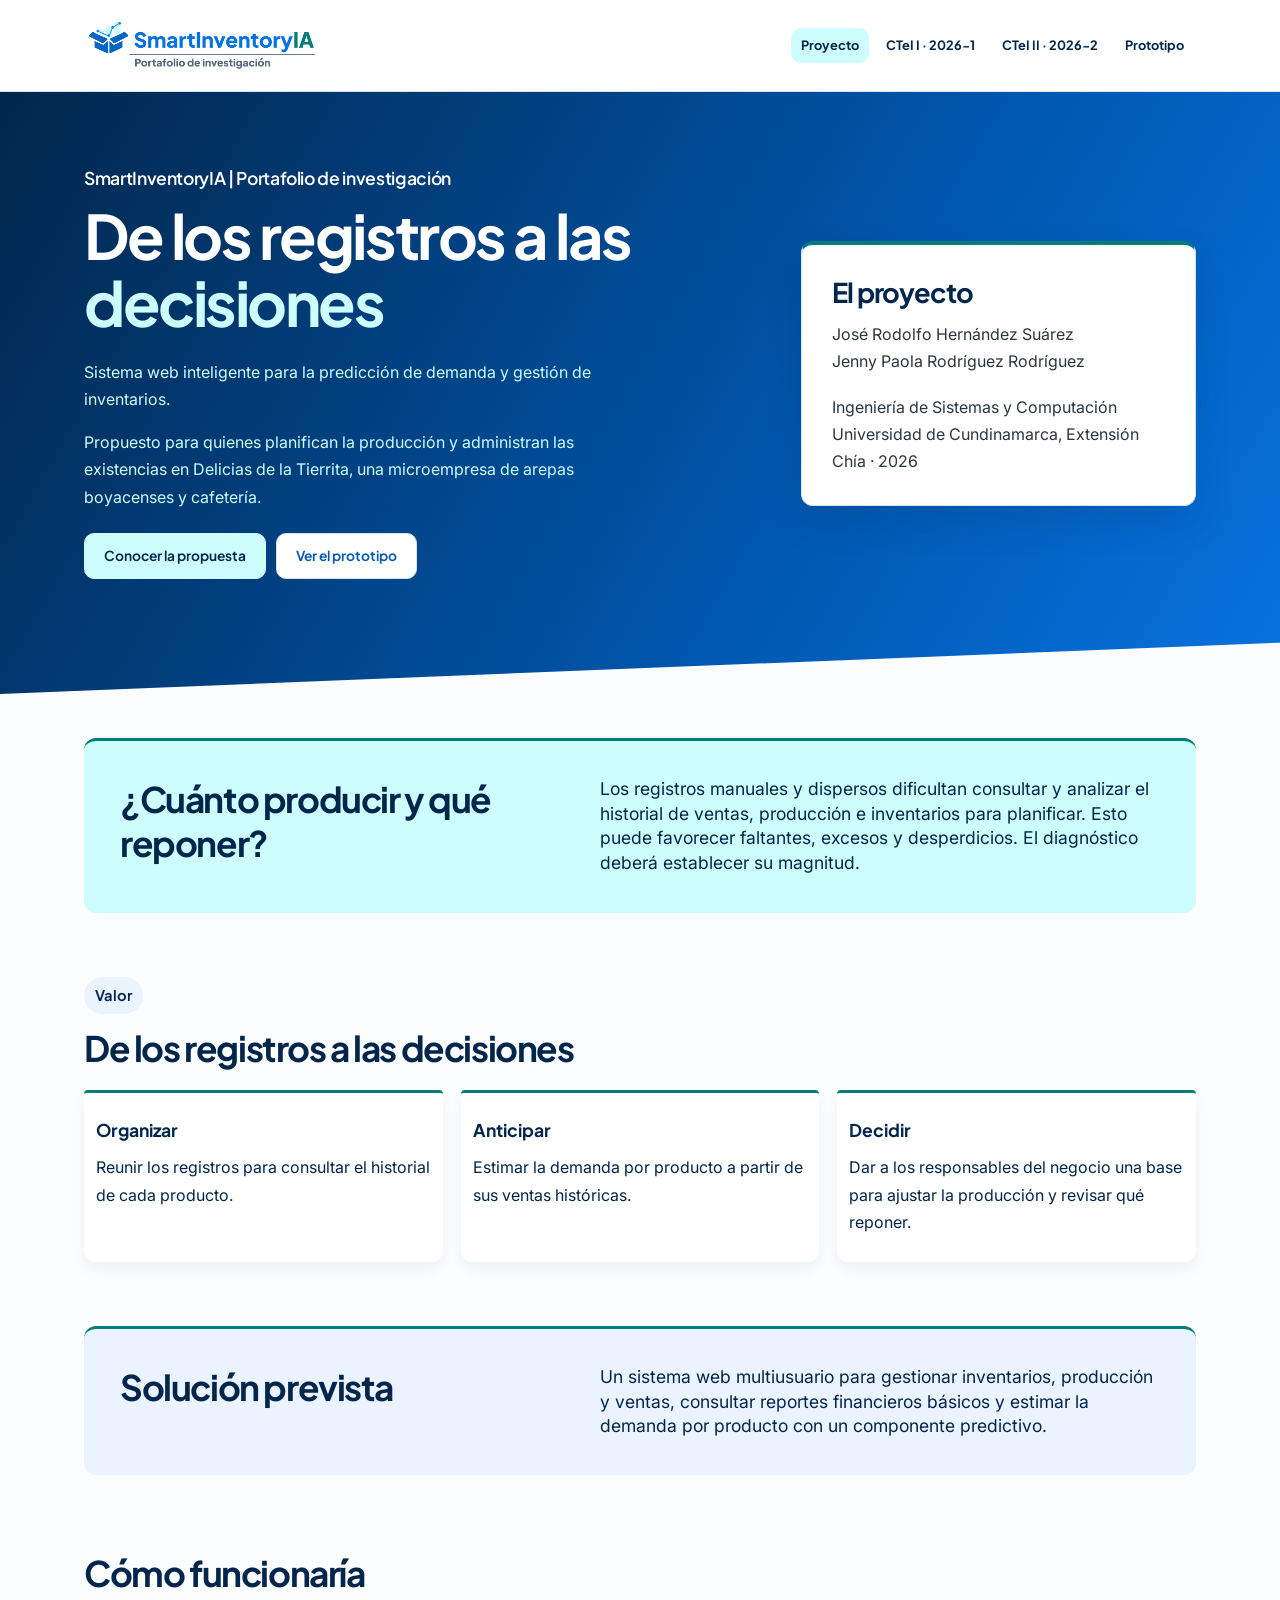
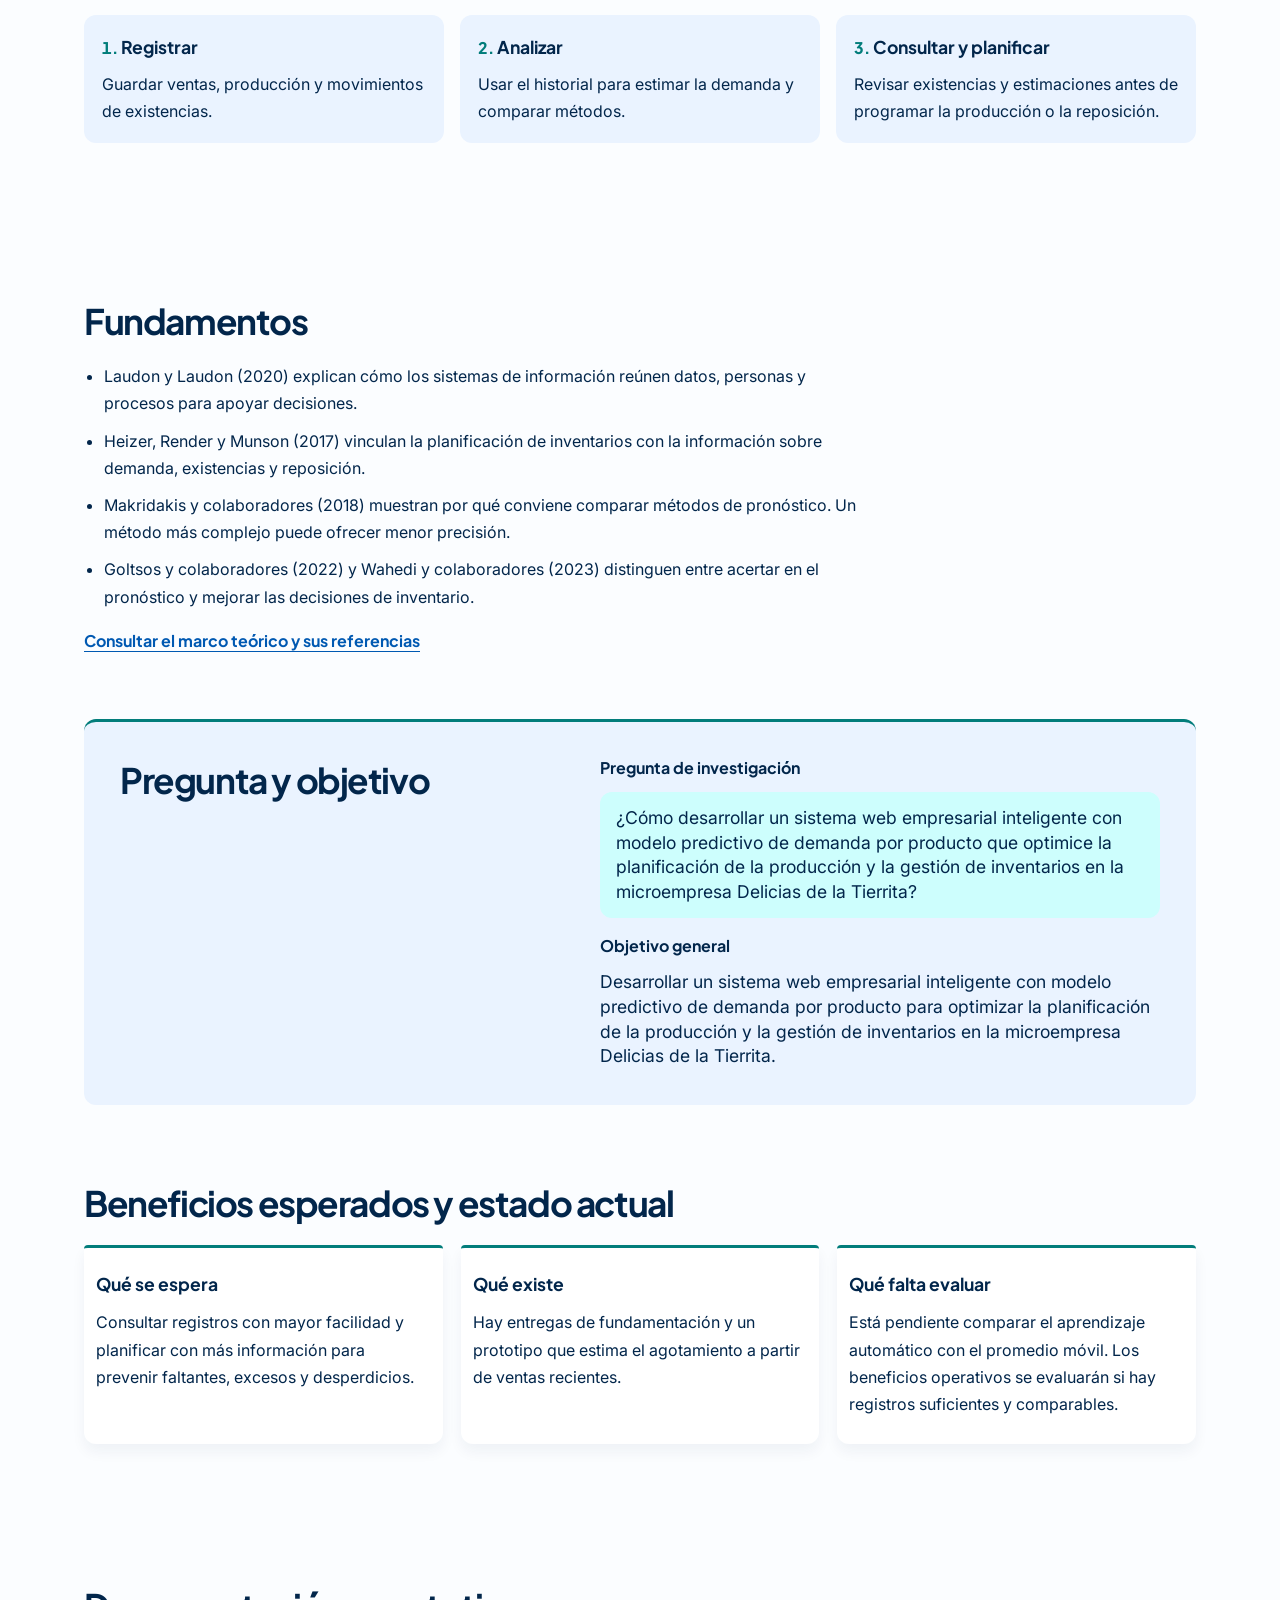
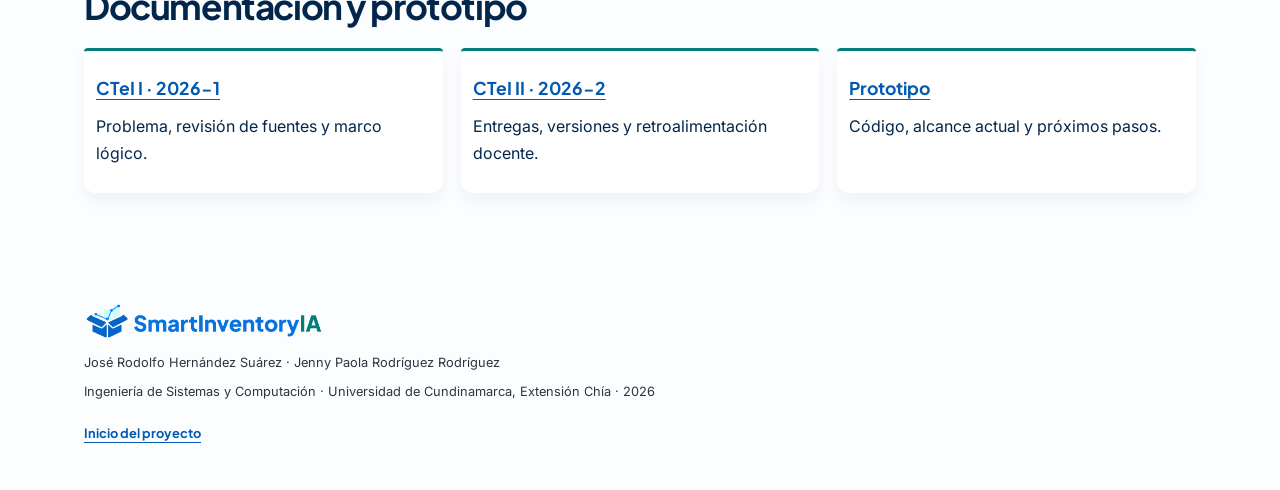
<file: index.html>
<!doctype html>
<html lang="es">
<head>
    <meta charset="utf-8">
    <meta name="viewport" content="width=device-width, initial-scale=1">
    <title>Proyecto | SmartInventoryIA</title>
    <meta name="description" content="Proyecto SmartInventoryIA: propuesta de valor, recorrido académico y avance del prototipo.">
    <link rel="stylesheet" href="css/styles.css">
    <link rel="preconnect" href="https://fonts.googleapis.com">
    <link rel="preconnect" href="https://fonts.gstatic.com" crossorigin>
    <link href="https://fonts.googleapis.com/css2?family=Inter:ital,opsz,wght@0,14..32,100..900;1,14..32,100..900&family=Plus+Jakarta+Sans:ital,wght@0,200..800;1,200..800&display=swap" rel="stylesheet">
    <link rel="icon" href="assets/favicon.ico">
</head>
<body class="project-home">
<a class="skip" href="#contenido">Saltar al contenido</a>
<header class="site-header">
    <a class="brand" href="index.html">
        <img src="assets/logoSmartInventory.png" alt="SmartInventoryIA">    
    </a>
    <nav aria-label="Navegación principal">
        <a href="index.html" aria-current="page">Proyecto</a>
        <a href="paginas/ctei-1.html">CTeI I · 2026-1</a>
        <a href="paginas/ctei-2.html">CTeI II · 2026-2</a>
        <a href="paginas/prototipo.html">Prototipo</a>
    </nav>
</header>
<main id="contenido" tabindex="-1">
    <section class="hero" id="proyecto">
        <div>
            <h1>SmartInventoryIA | Portafolio de investigación </h1>
            <h2 class="hero-subtitle">
                De los registros a las <span class="hero-highlight">decisiones</span>
            </h2>
            <p class="hero-text">Sistema web inteligente para la predicción de demanda y gestión de inventarios.</p>
            <p class="hero-text">Propuesto para quienes planifican la producción y administran las existencias en Delicias de la Tierrita, una microempresa de arepas boyacenses y cafetería.</p>
            <div class="actions">
                <a class="button" href="#valor">Conocer la propuesta</a>
                <a class="button secondary" href="paginas/prototipo.html">Ver el prototipo</a>
            </div>
        </div>
        <aside class="project-note">
            <h2>El proyecto</h2>
            <p>José Rodolfo Hernández Suárez<br>Jenny Paola Rodríguez Rodríguez</p>
            <p>Ingeniería de Sistemas y Computación<br>Universidad de Cundinamarca, Extensión Chía · 2026</p>
        </aside>
    </section>

    <section class="research" id="necesidad">
        <h2>¿Cuánto producir y qué reponer?</h2>
        <p>Los registros manuales y dispersos dificultan consultar y analizar el historial de ventas, producción e inventarios para planificar. Esto puede favorecer faltantes, excesos y desperdicios. El diagnóstico deberá establecer su magnitud.</p>
    </section>

    <section class="section" id="valor">
        <div class="tag">Valor</div>
        <h2>De los registros a las decisiones</h2>
        <div class="grid three pillars">
            <div><h3>Organizar</h3><p>Reunir los registros para consultar el historial de cada producto.</p></div>
            <div><h3>Anticipar</h3><p>Estimar la demanda por producto a partir de sus ventas históricas.</p></div>
            <div><h3>Decidir</h3><p>Dar a los responsables del negocio una base para ajustar la producción y revisar qué reponer.</p></div>
        </div>
    </section>

    <section class="research" id="solucion">
        <h2>Solución prevista</h2>
        <p>Un sistema web multiusuario para gestionar inventarios, producción y ventas, consultar reportes financieros básicos y estimar la demanda por producto con un componente predictivo.</p>
    </section>

    <section class="section" id="funcionamiento">
        <h2>Cómo funcionaría</h2>
        <ol class="process">
            <li><strong>Registrar</strong><p>Guardar ventas, producción y movimientos de existencias.</p></li>
            <li><strong>Analizar</strong><p>Usar el historial para estimar la demanda y comparar métodos.</p></li>
            <li><strong>Consultar y planificar</strong><p>Revisar existencias y estimaciones antes de programar la producción o la reposición.</p></li>
        </ol>
    </section>

    <section class="section" id="fundamentos">
        <h2>Fundamentos</h2>
        <ul class="foundations">
            <li>Laudon y Laudon (2020) explican cómo los sistemas de información reúnen datos, personas y procesos para apoyar decisiones.</li>
            <li>Heizer, Render y Munson (2017) vinculan la planificación de inventarios con la información sobre demanda, existencias y reposición.</li>
            <li>Makridakis y colaboradores (2018) muestran por qué conviene comparar métodos de pronóstico. Un método más complejo puede ofrecer menor precisión.</li>
            <li>Goltsos y colaboradores (2022) y Wahedi y colaboradores (2023) distinguen entre acertar en el pronóstico y mejorar las decisiones de inventario.</li>
        </ul>
        <a href="paginas/ctei-2.html#teorico">Consultar el marco teórico y sus referencias</a>
    </section>

    <section class="research" id="investigacion">
        <h2>Pregunta y objetivo</h2>
        <div>
            <h3>Pregunta de investigación</h3>
            <p>¿Cómo desarrollar un sistema web empresarial inteligente con modelo predictivo de demanda por producto que optimice la planificación de la producción y la gestión de inventarios en la microempresa Delicias de la Tierrita?</p>
            <h3>Objetivo general</h3>
            <p>Desarrollar un sistema web empresarial inteligente con modelo predictivo de demanda por producto para optimizar la planificación de la producción y la gestión de inventarios en la microempresa Delicias de la Tierrita.</p>
        </div>
    </section>

    <section class="section" id="estado">
        <h2>Beneficios esperados y estado actual</h2>
        <div class="grid three pillars">
            <div><h3>Qué se espera</h3><p>Consultar registros con mayor facilidad y planificar con más información para prevenir faltantes, excesos y desperdicios.</p></div>
            <div><h3>Qué existe</h3><p>Hay entregas de fundamentación y un prototipo que estima el agotamiento a partir de ventas recientes.</p></div>
            <div><h3>Qué falta evaluar</h3><p>Está pendiente comparar el aprendizaje automático con el promedio móvil. Los beneficios operativos se evaluarán si hay registros suficientes y comparables.</p></div>
        </div>
    </section>

    <section class="section" id="recorrido">
        <h2>Documentación y prototipo</h2>
        <div class="grid three pillars">
            <div><h3><a href="paginas/ctei-1.html">CTeI I · 2026-1</a></h3><p>Problema, revisión de fuentes y marco lógico.</p></div>
            <div><h3><a href="paginas/ctei-2.html">CTeI II · 2026-2</a></h3><p>Entregas, versiones y retroalimentación docente.</p></div>
            <div><h3><a href="paginas/prototipo.html">Prototipo</a></h3><p>Código, alcance actual y próximos pasos.</p></div>
        </div>
    </section>
</main>
<footer>
    <img class="footer-logo" src="assets/simpleLogoTextSmartInventoryIA.png" alt="SmartInventoryIA">
    <p>José Rodolfo Hernández Suárez · Jenny Paola Rodríguez Rodríguez</p>
    <p>Ingeniería de Sistemas y Computación · Universidad de Cundinamarca, Extensión Chía · 2026</p>
    <a href="index.html">Inicio del proyecto</a>
</footer>
</body>
</html>
</file>
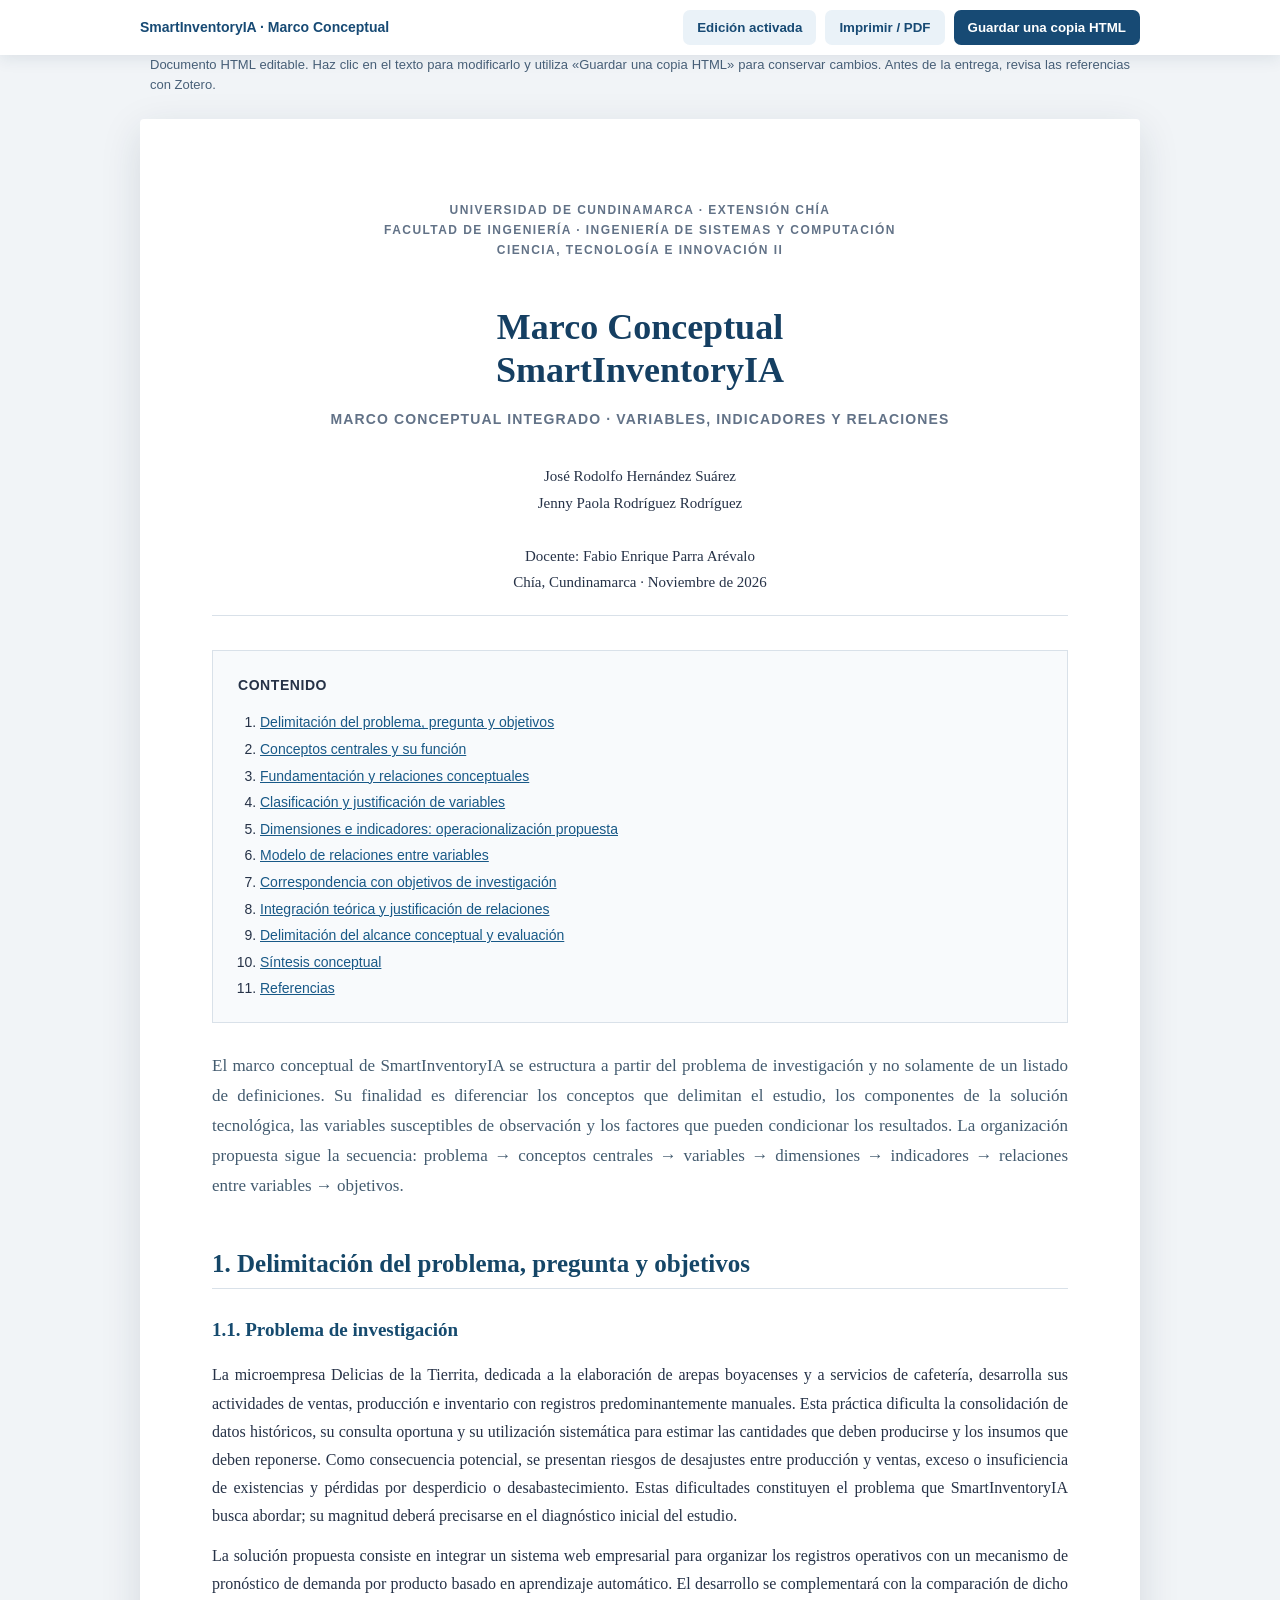
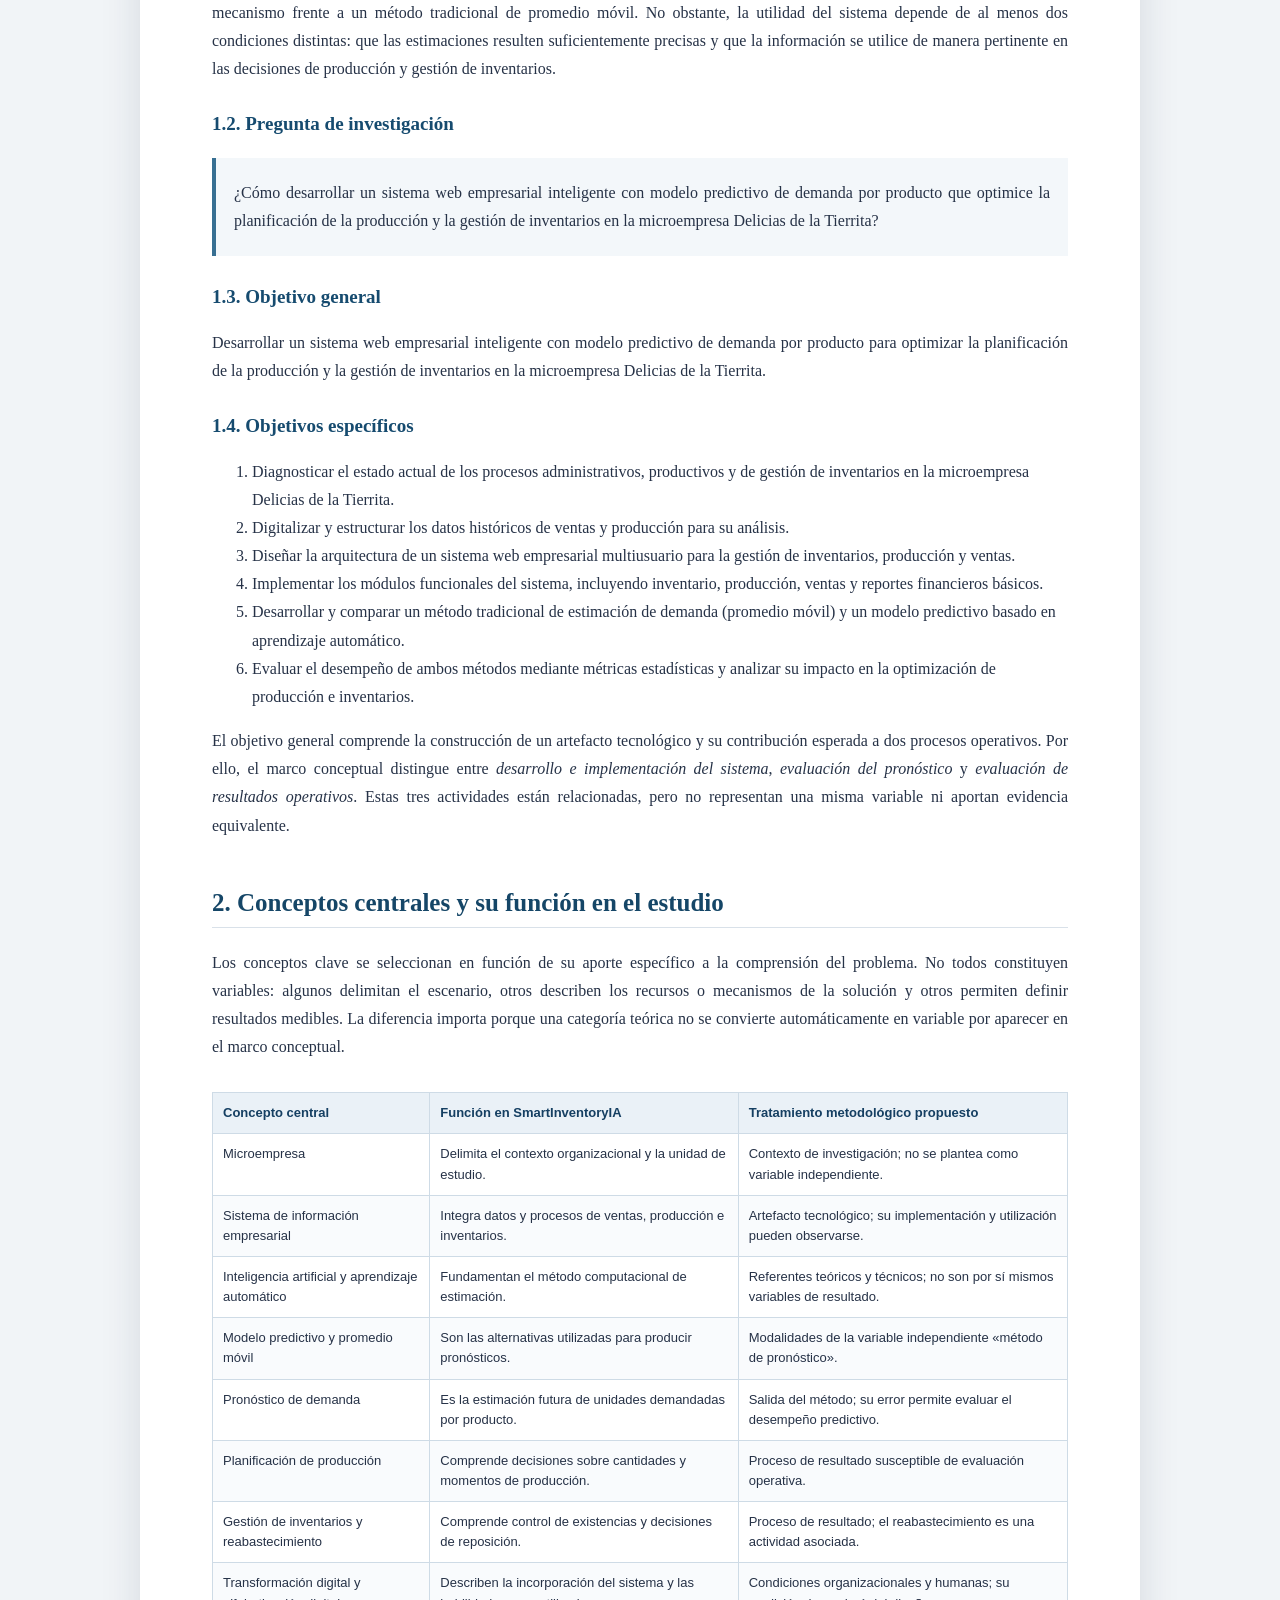
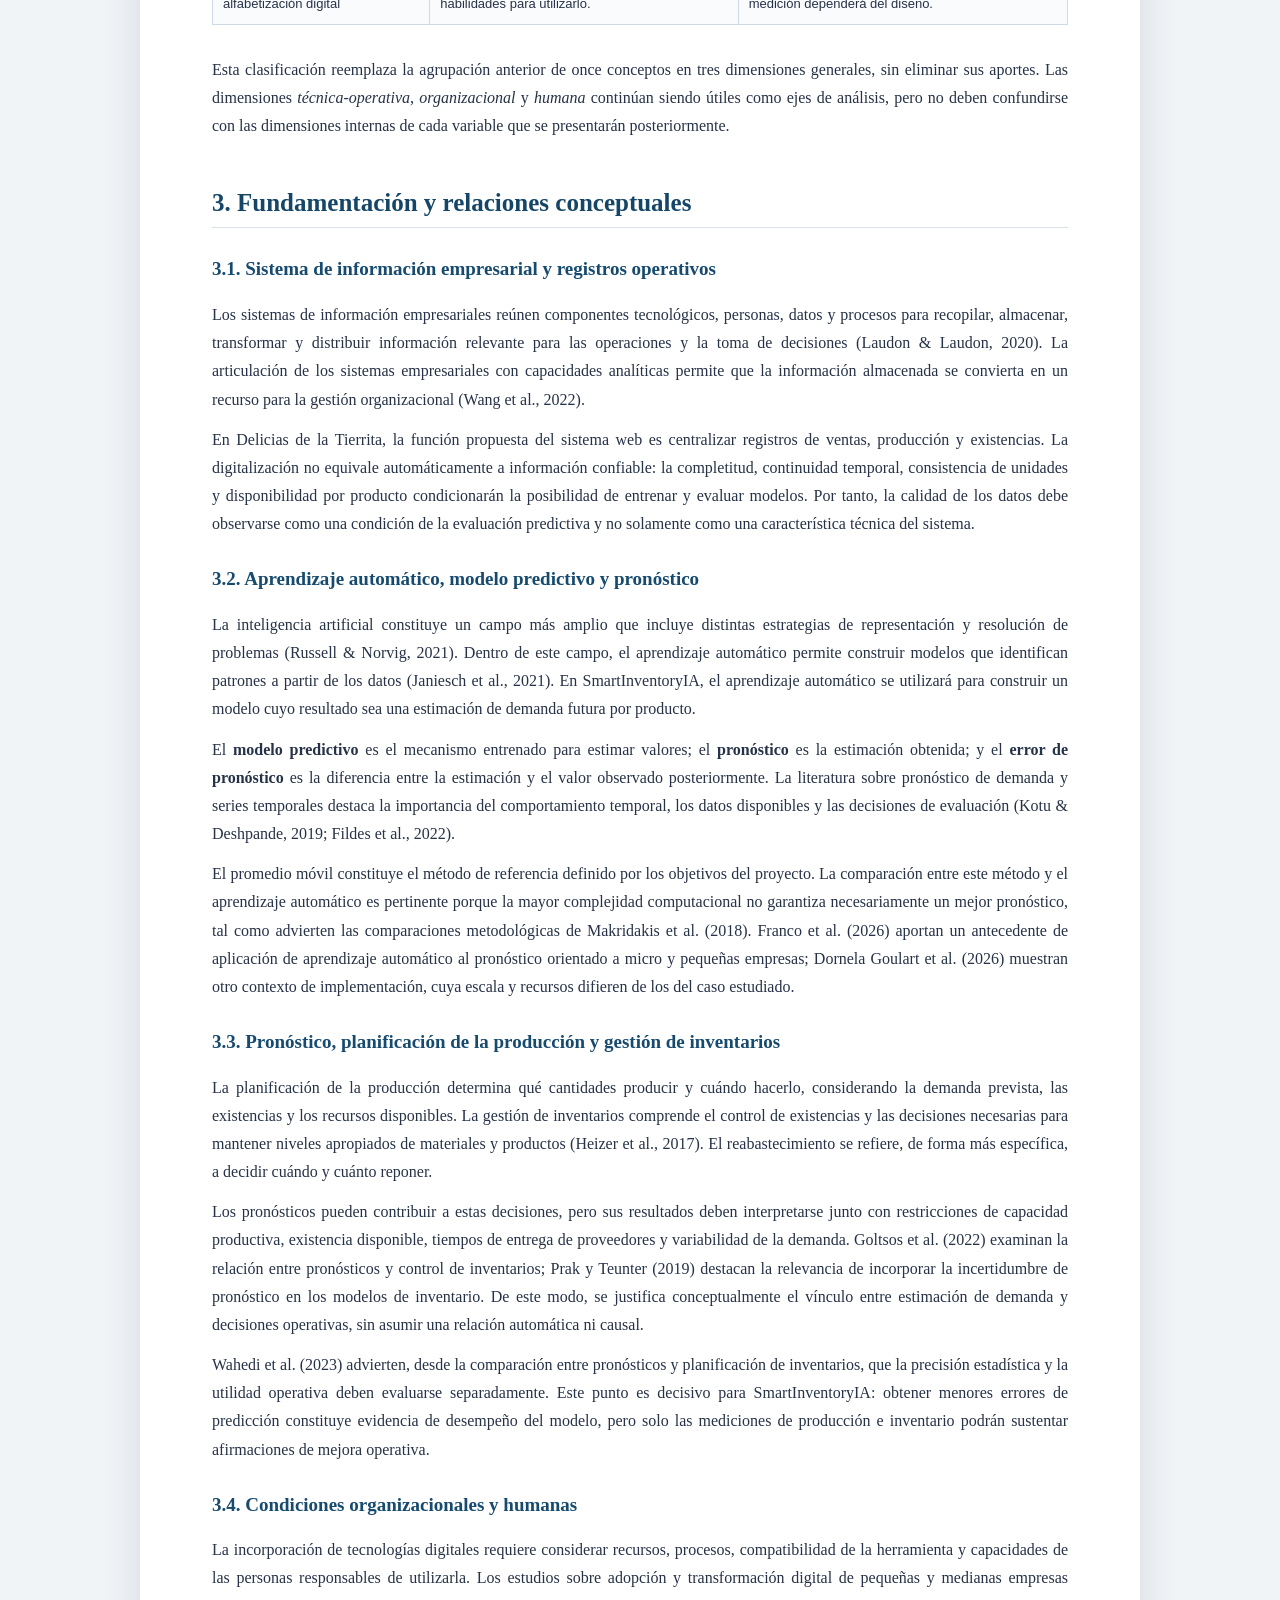
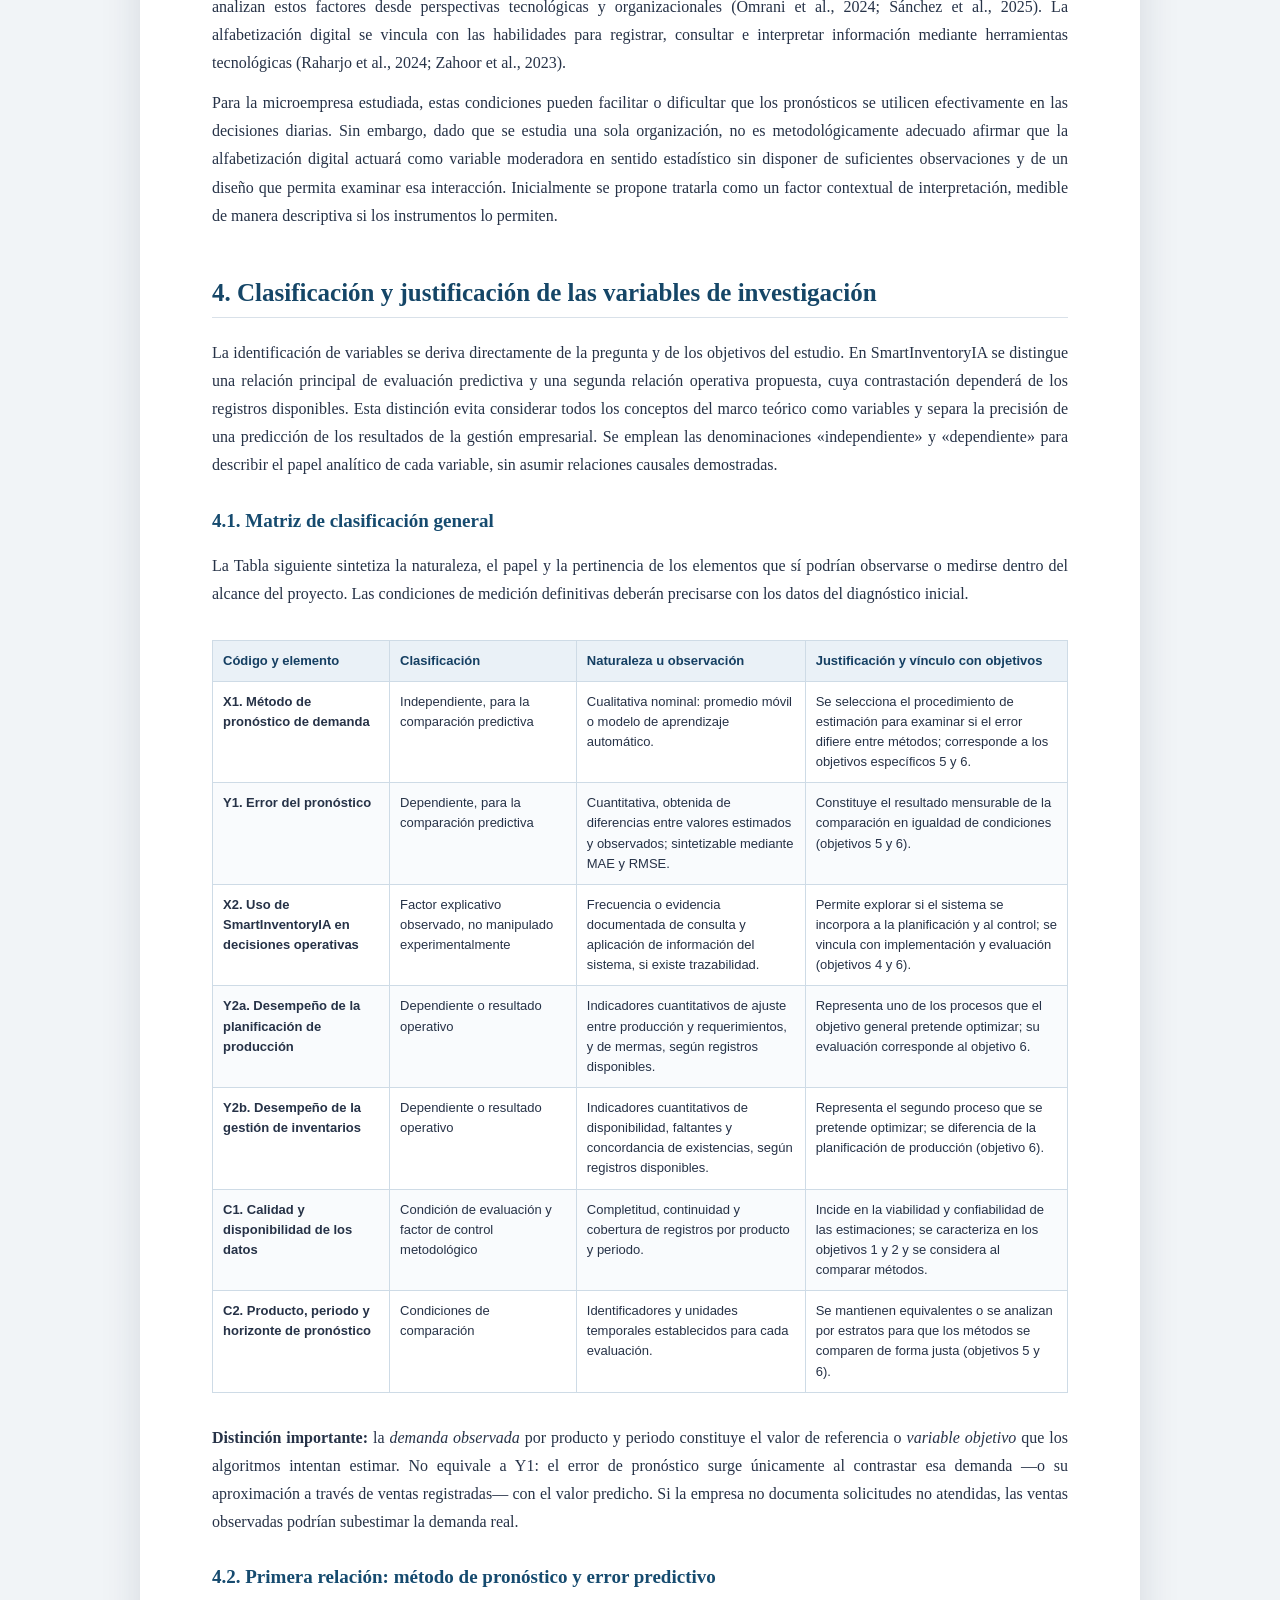
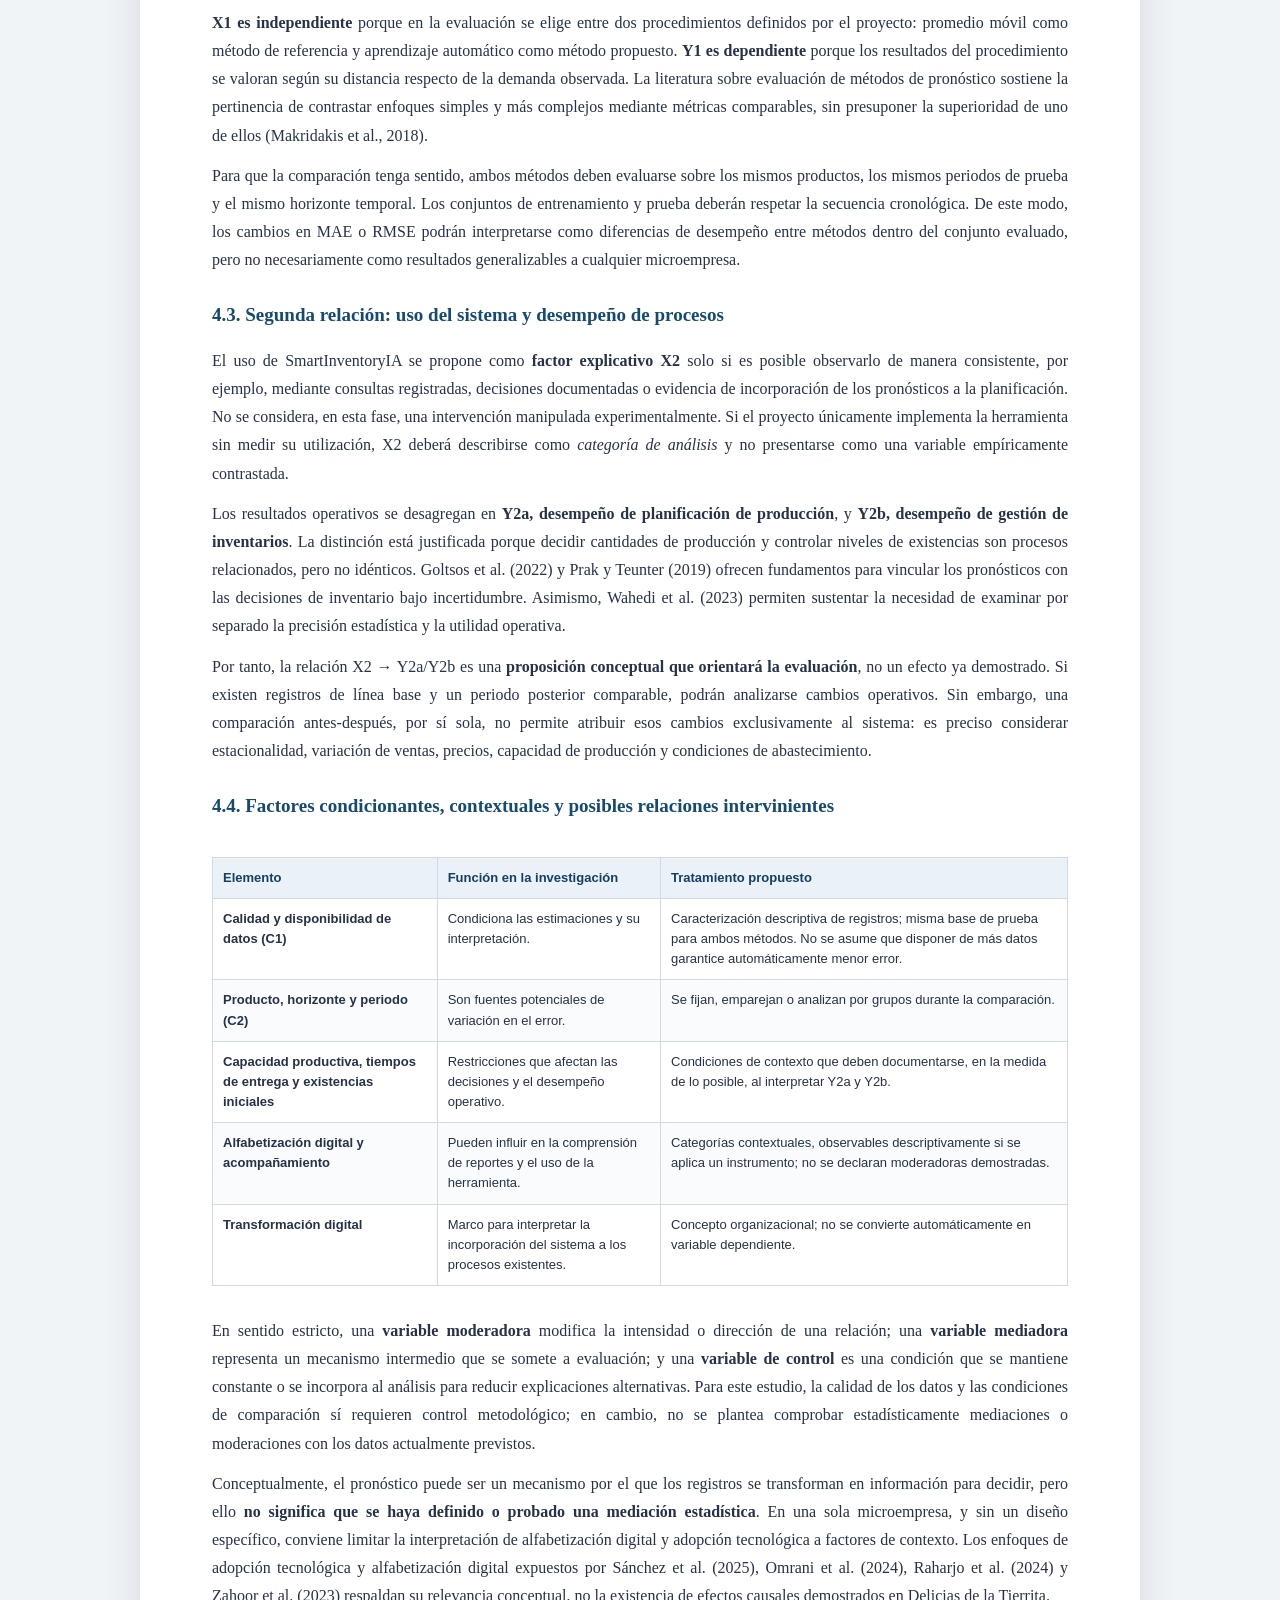
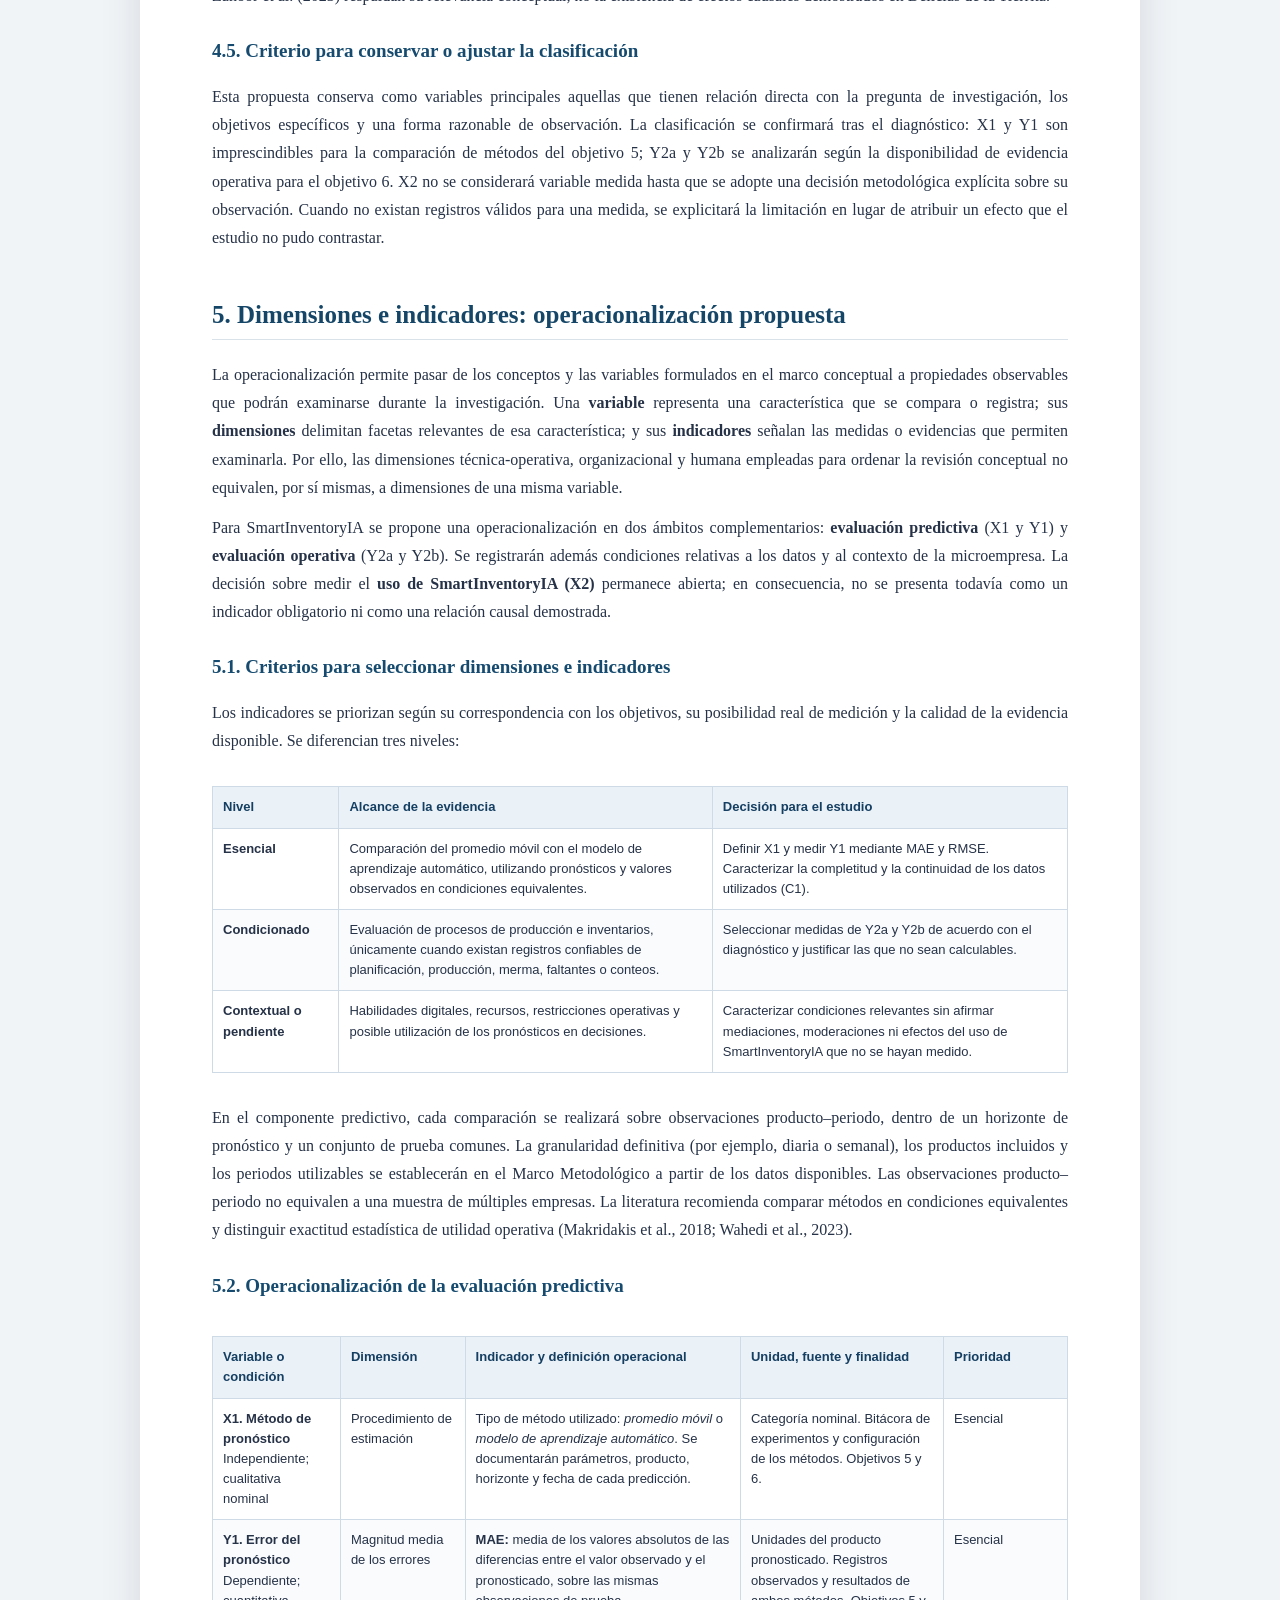
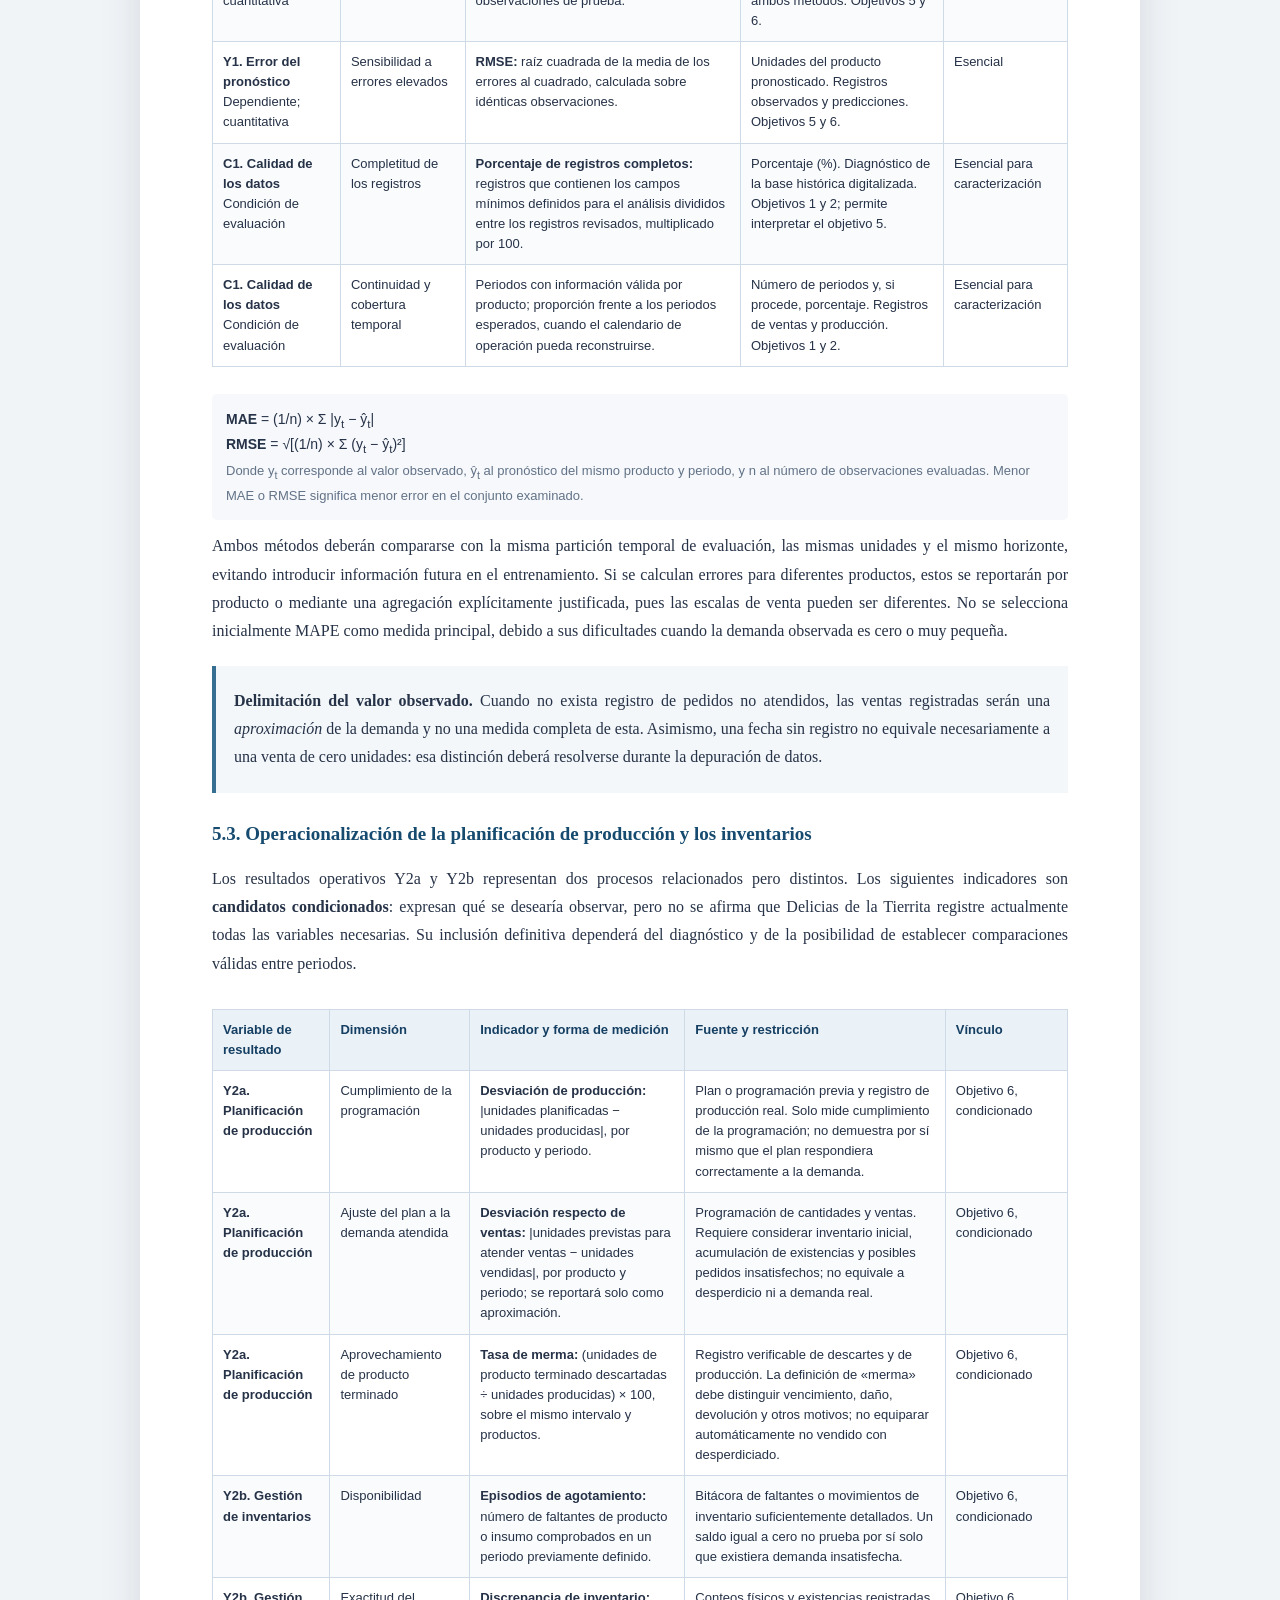
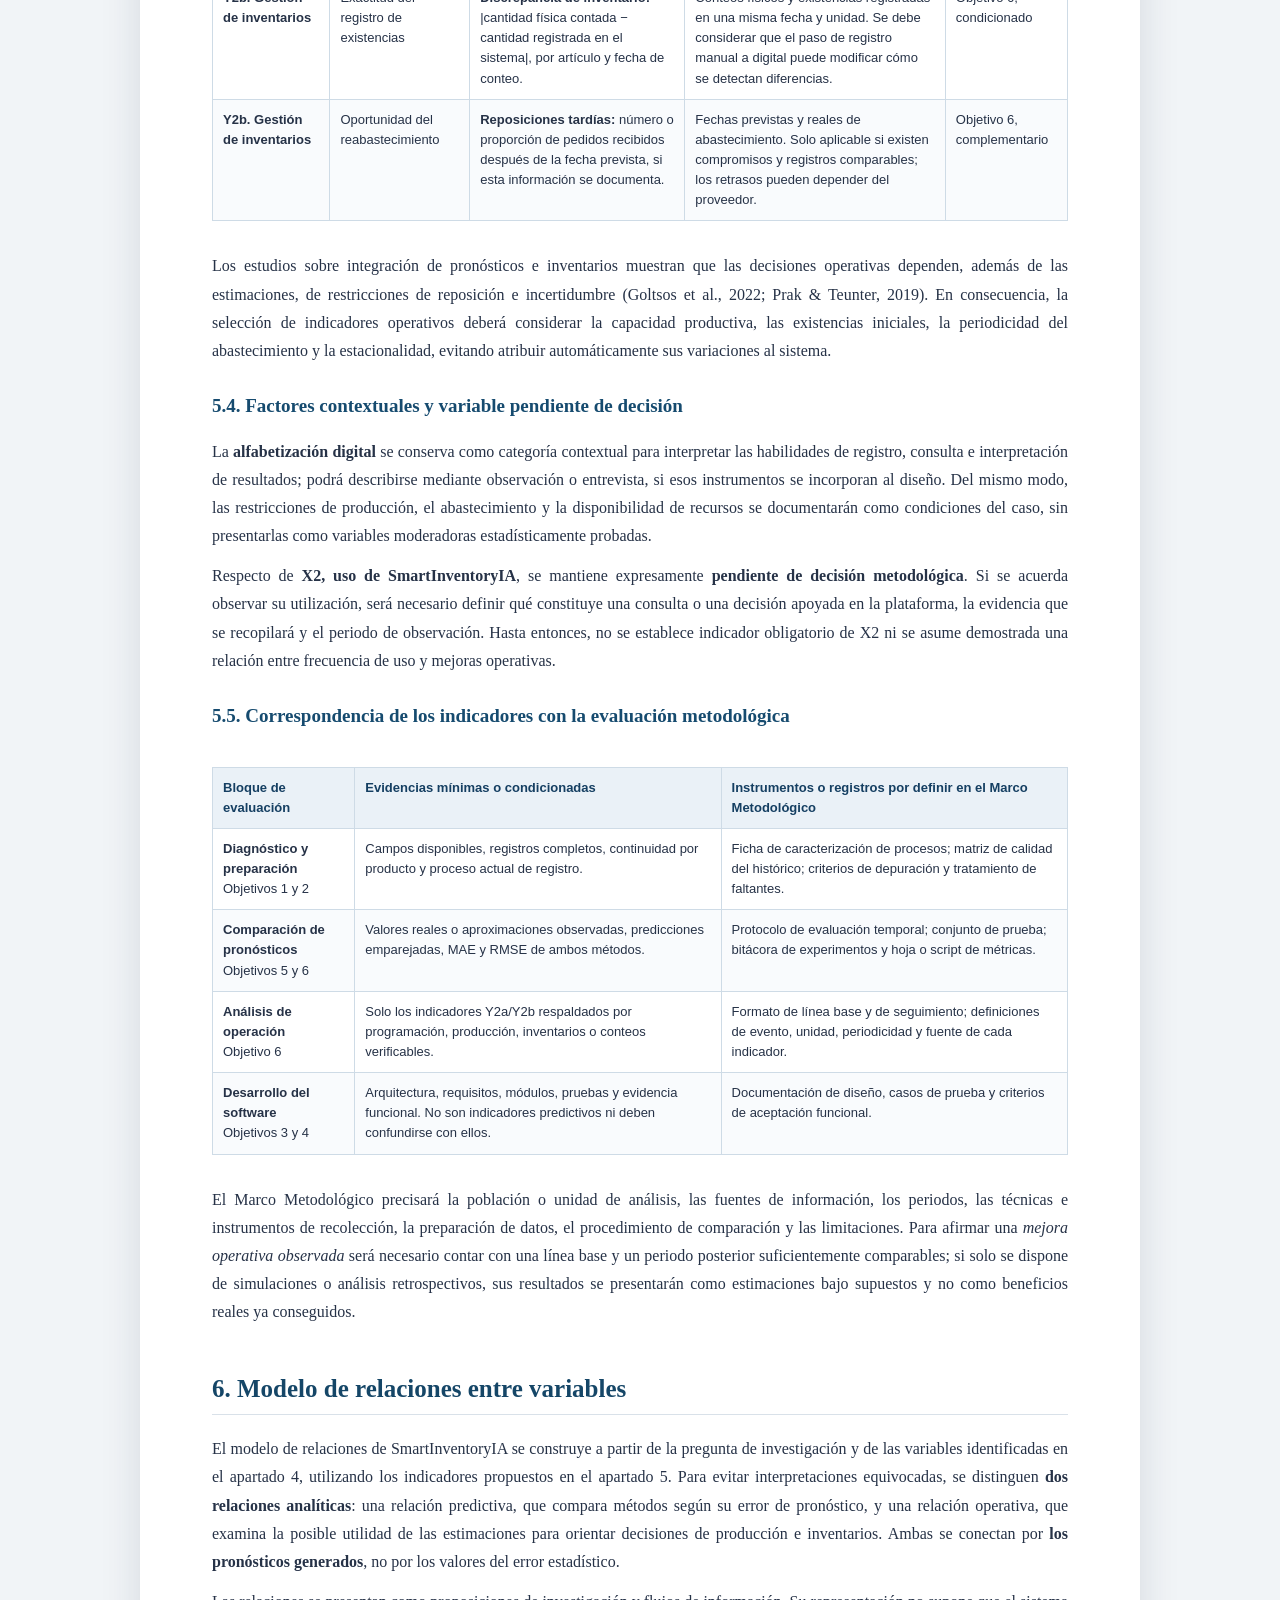
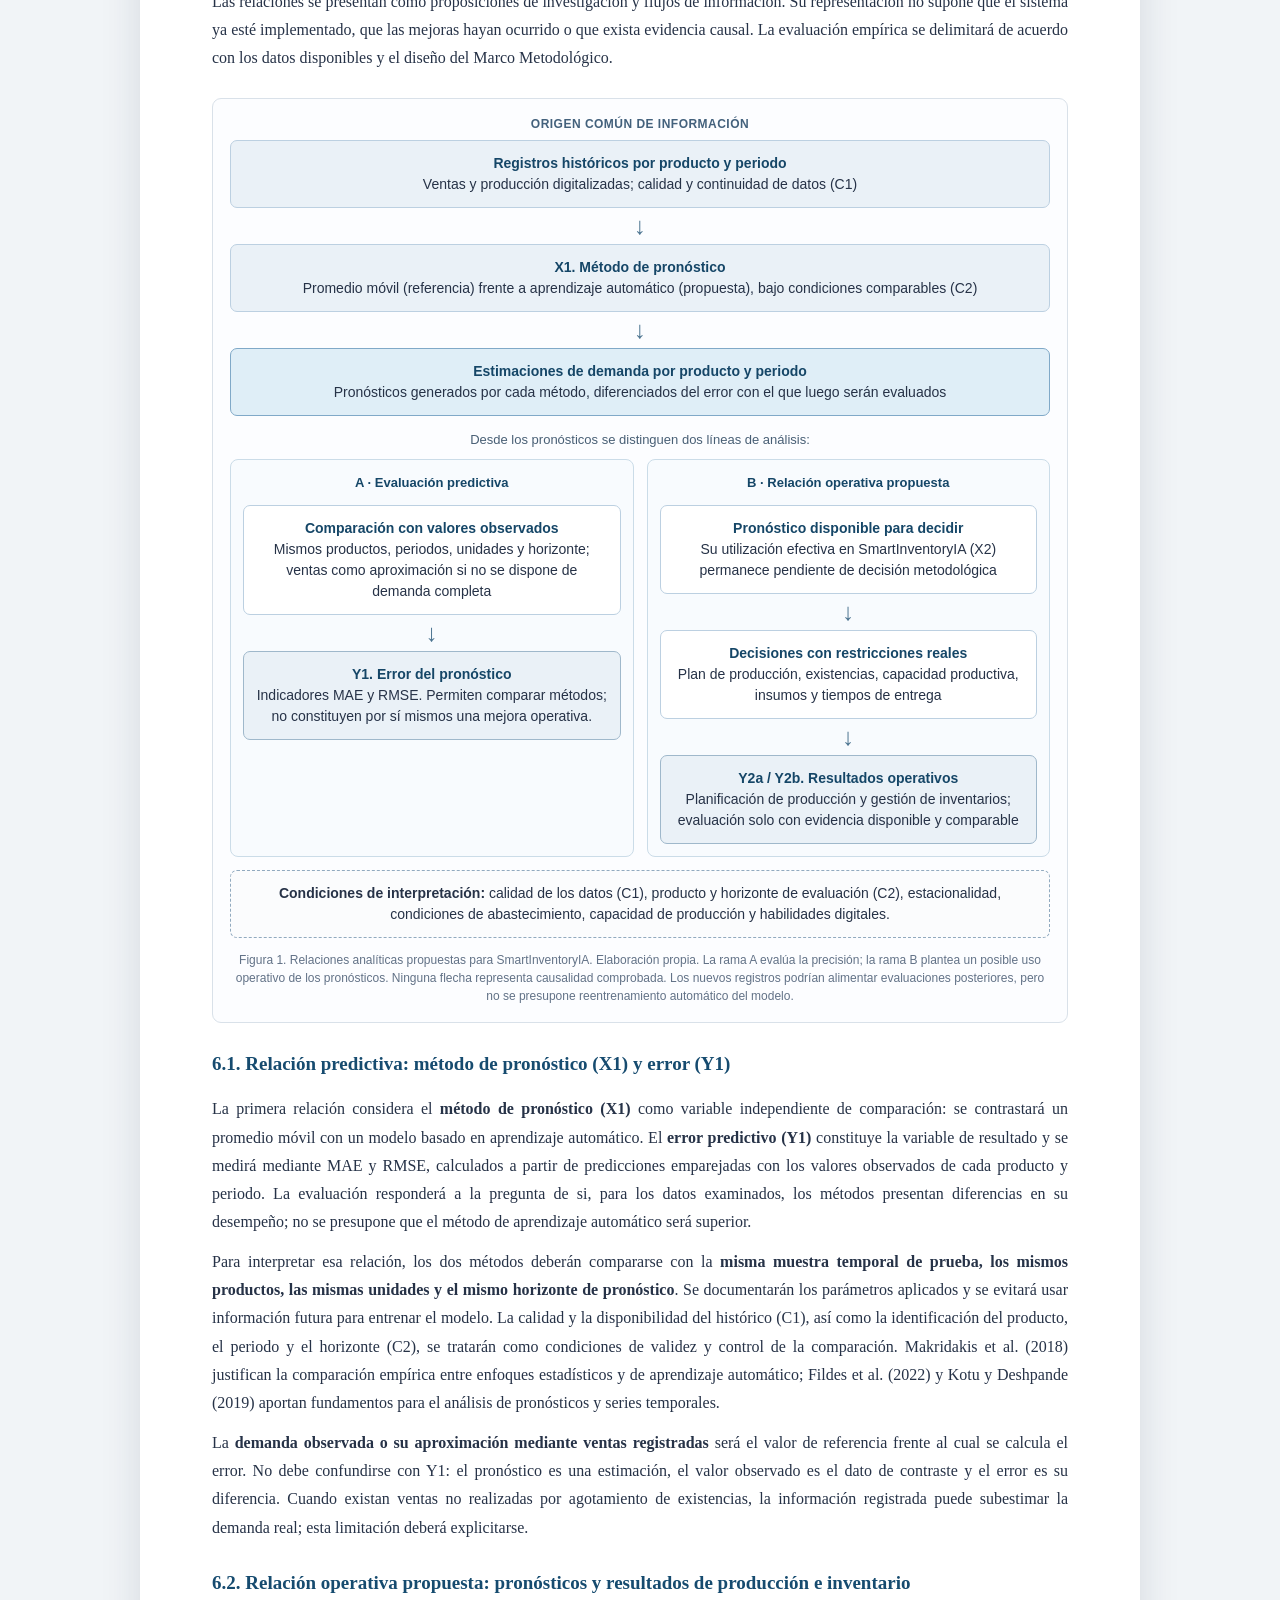
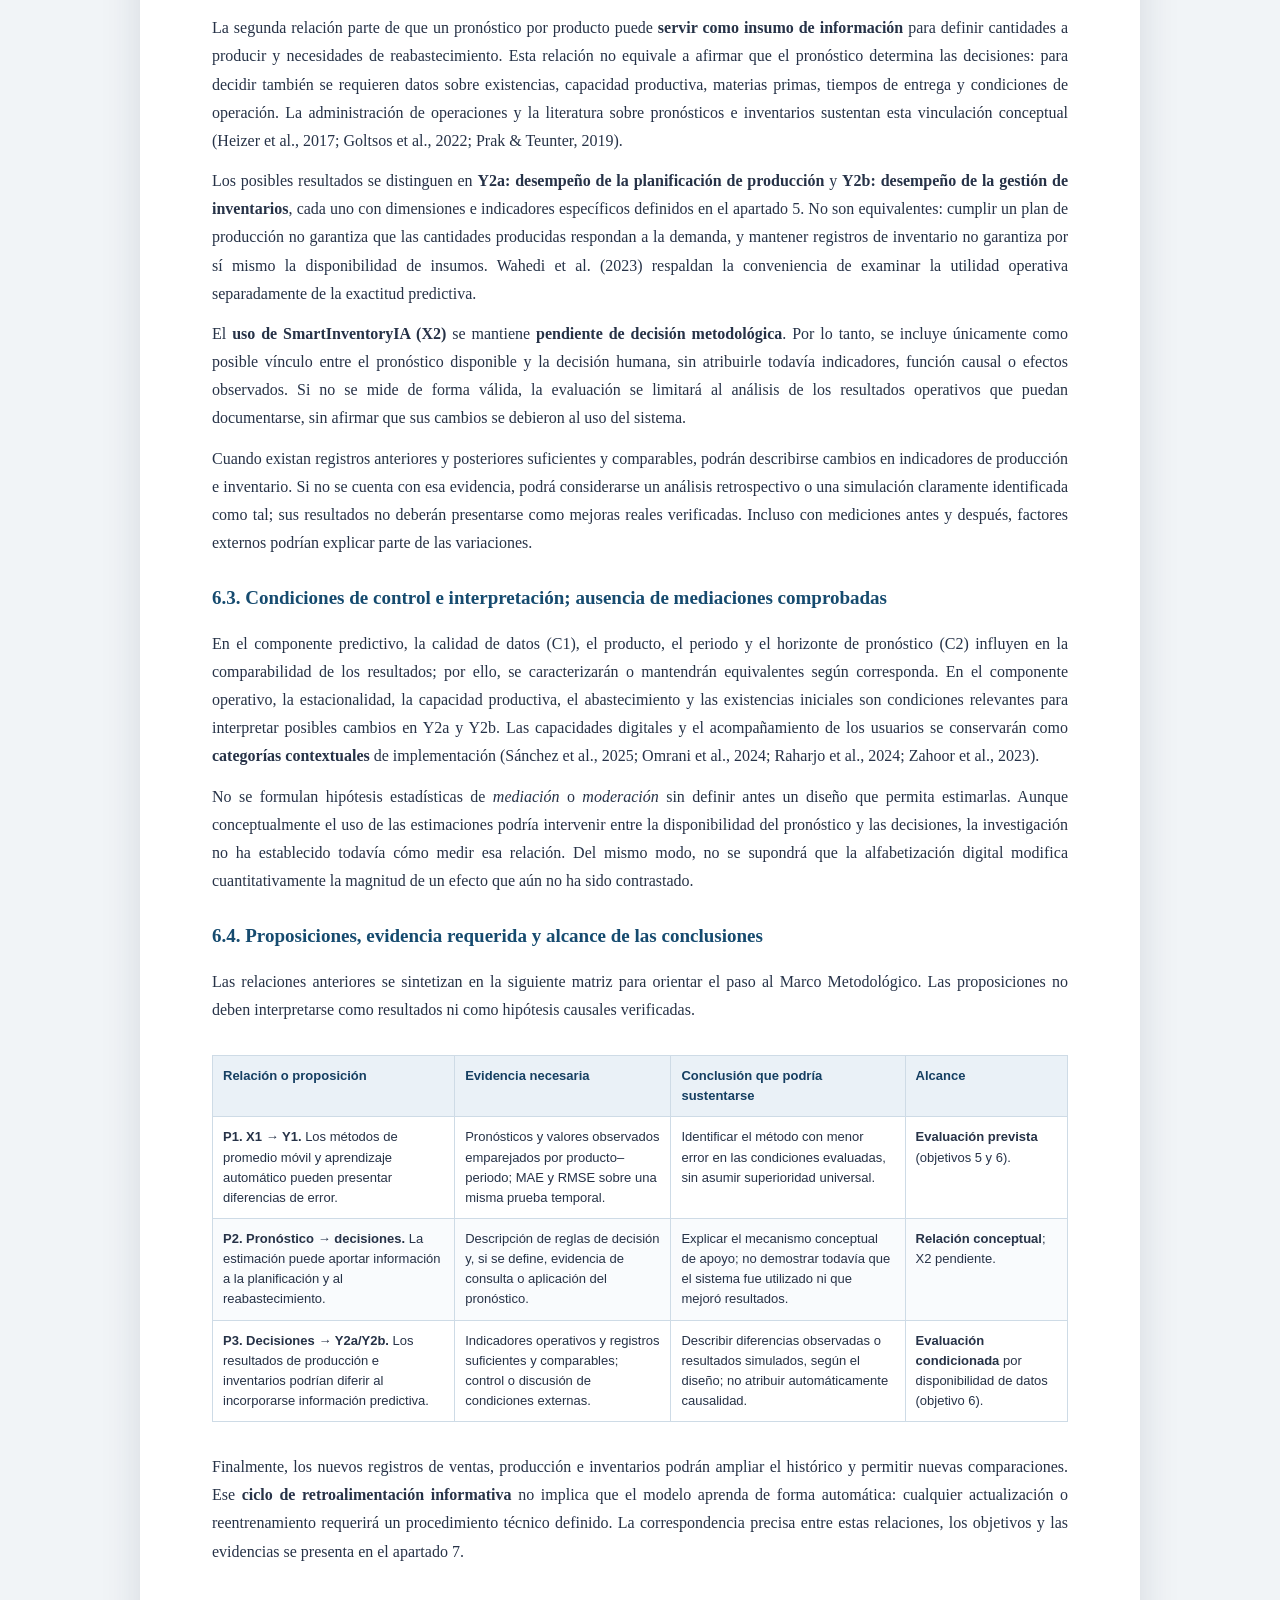
<file: documentos/marco-conceptual-revision.html>
<!DOCTYPE html>

<html lang="es">
<head>
<meta charset="utf-8"/>
<meta content="width=device-width, initial-scale=1" name="viewport"/>
<title>Marco Conceptual | SmartInventoryIA — Versión integrada</title>
<style>
  :root { --ink:#263247; --muted:#627287; --blue:#174a74; --light:#eef4f8; --line:#d9e1e9; --paper:#fff; --bg:#f1f4f7; }
  * { box-sizing:border-box; }
  html { scroll-behavior:smooth; }
  body { margin:0; background:var(--bg); color:var(--ink); font:16px/1.76 Georgia,"Times New Roman",serif; }
  .bar { position:sticky; top:0; z-index:20; background:#fff; box-shadow:0 3px 16px #152e481a; padding:10px max(20px, calc((100vw - 1000px)/2)); display:flex; flex-wrap:wrap; align-items:center; gap:9px; font:14px/1.3 Arial,sans-serif; }
  .bar strong { margin-right:auto; color:var(--blue); }
  .bar button { background:#174a74; color:white; padding:10px 14px; border:0; border-radius:7px; cursor:pointer; font-weight:600; }
  .bar button.secondary { color:#174a74; background:#eaf2f8; }
  .bar button:focus-visible { outline:3px solid #e6b046; }
  .canvas { max-width:1000px; margin:25px auto 60px; background:var(--paper); padding:58px 72px 78px; box-shadow:0 12px 40px #152b4021; border-radius:4px; }
  .cover { min-height:330px; text-align:center; padding:24px 12px 20px; border-bottom:1px solid var(--line); margin-bottom:34px; }
  .cover .institution { letter-spacing:.12em; font:700 12px/1.65 Arial,sans-serif; color:var(--muted); text-transform:uppercase; }
  .cover h1 { color:#153f62; font:700 36px/1.18 Georgia,serif; margin:46px 0 20px; }
  .cover .subtitle { color:var(--muted); font:600 14px Arial,sans-serif; letter-spacing:.08em; text-transform:uppercase; }
  .cover .names { margin-top:36px; font-size:15px; }
  h2 { color:#154667; line-height:1.25; font-size:25px; margin-top:47px; border-bottom:1px solid var(--line); padding-bottom:9px; }
  h3 { color:#164b6f; line-height:1.35; font-size:19px; margin-top:28px; }
  h4 { color:#23485c; font-size:16px; margin-top:23px; }
  p { text-align:justify; margin:12px 0; }
  .lead { color:#435b6f; font-size:17px; }
  .small { font:13px/1.6 Arial,sans-serif; color:var(--muted); }
  .box { border-left:4px solid #376f92; background:#f3f7fa; padding:14px 18px; margin:21px 0; }
  .box p { margin:7px 0; }
  .formula { background:#f6f8fb; font:14px/1.6 Arial,sans-serif; padding:14px; border-radius:5px; margin:8px 0; overflow-wrap:anywhere; }
  table { border-collapse:collapse; width:100%; margin:19px 0; font:13px/1.55 Arial,sans-serif; }
  th, td { border:1px solid #cedbe6; padding:10px; text-align:left; vertical-align:top; }
  th { background:#eaf1f7; color:#153f62; font-weight:700; }
  tbody tr:nth-child(even) { background:#f9fbfd; }
  .table-wrap { overflow-x:auto; }
  .table-wrap table { min-width:665px; }
  .figure { border:1px solid var(--line); border-radius:9px; padding:17px; margin:25px 0; font:14px/1.5 Arial,sans-serif; }
  .flow-node { background:#eaf1f7; text-align:center; padding:12px; border:1px solid #bcd0e1; border-radius:7px; }
  .flow-node strong { display:block; color:#154667; }
  .arrow { text-align:center; color:#4d7591; font-size:24px; line-height:1.25; padding:3px; }
  .two { display:grid; grid-template-columns:1fr 1fr; gap:11px; }
  .conditions { background:#fbfcfd; border:1px dashed #91aabf; border-radius:7px; padding:12px; margin-top:10px; text-align:center; }
  figcaption { font:12px/1.5 Arial,sans-serif; text-align:center; color:var(--muted); margin-top:13px; }
  .refs { padding-left:23px; }
  .refs li { padding-left:5px; margin:10px 0; text-indent:0; overflow-wrap:anywhere; }
  a { color:#185987; }
  .toc { background:#f8fafc; border:1px solid var(--line); padding:20px 25px; margin:28px 0; }
  .toc strong { font:700 14px Arial,sans-serif; text-transform:uppercase; letter-spacing:.04em; }
  .toc ol { font:14px/1.9 Arial,sans-serif; margin:10px 0 0; padding-left:22px; }
  .editable:focus { outline:3px solid #a0cbeb; outline-offset:6px; }
  .edit-note { font:13px/1.5 Arial,sans-serif; color:#486078; margin:0 auto 10px; max-width:1000px; padding:0 10px; }
  @media (max-width:750px) { .canvas { padding:25px 20px 50px; margin:0 0 35px; } .cover h1{font-size:29px;} .two{grid-template-columns:1fr;} .bar{position:static;} }
  @media print { @page { size:A4; margin:20mm 16mm; } body { background:white; font-size:11pt; } .bar,.edit-note {display:none!important;} .canvas { padding:0; margin:0; box-shadow:none; max-width:none; } h2,h3,h4 {break-after:avoid;} table,.figure,.box { break-inside:avoid; } .cover{min-height:230px;} a{color:inherit; text-decoration:none;} }

  /* Apartado 6: dos líneas analíticas, sin relación causal implícita entre ellas */
  .model-figure { background:#fcfdff; }
  .model-caption { text-align:center; font:700 12px/1.4 Arial,sans-serif; text-transform:uppercase; letter-spacing:.04em; color:#43617c; margin-bottom:8px; }
  .model-central { background:#dfeef7; border-color:#80a9c8; }
  .model-split-note { text-align:center; font:13px/1.5 Arial,sans-serif; color:#485f75; padding:14px 0 9px; }
  .model-branches { display:grid; grid-template-columns:1fr 1fr; align-items:stretch; gap:13px; }
  .model-track { border:1px solid #cbdce8; border-radius:8px; padding:12px; background:#f8fbfe; min-width:0; }
  .model-track-heading { font:700 13px/1.45 Arial,sans-serif; color:#154667; text-align:center; padding:2px 0 12px; }
  .model-track .flow-node { background:#fff; }
  .model-track .model-result { background:#eaf1f7; border-color:#9fb8cb; }
  .model-figure .flow-node { overflow-wrap:anywhere; }
  .model-figure .conditions { margin-top:13px; }
  @media (max-width:750px) { .model-branches {grid-template-columns:1fr;} }
  @media print { .model-track { break-inside:avoid; } .model-figure{ break-inside:auto; } .model-track-heading,.model-caption{color:#154667;} }
</style>
</head>
<body>
<div aria-label="Herramientas del documento" class="bar">
<strong>SmartInventoryIA · Marco Conceptual</strong>
<button aria-pressed="true" class="secondary" id="editToggle" type="button">Edición activada</button>
<button class="secondary" onclick="window.print()" type="button">Imprimir / PDF</button>
<button id="saveHtml" type="button">Guardar una copia HTML</button>
</div>
<p class="edit-note">Documento HTML editable. Haz clic en el texto para modificarlo y utiliza «Guardar una copia HTML» para conservar cambios. Antes de la entrega, revisa las referencias con Zotero.</p>
<main aria-label="Documento académico editable" class="canvas editable" contenteditable="true" id="documento" spellcheck="true">
<header class="cover">
<div class="institution">Universidad de Cundinamarca · Extensión Chía<br/>Facultad de Ingeniería · Ingeniería de Sistemas y Computación<br/>Ciencia, Tecnología e Innovación II</div>
<h1>Marco Conceptual<br/>SmartInventoryIA</h1>
<div class="subtitle">Marco conceptual integrado · Variables, indicadores y relaciones</div>
<div class="names">José Rodolfo Hernández Suárez<br/>Jenny Paola Rodríguez Rodríguez<br/><br/>Docente: Fabio Enrique Parra Arévalo<br/>Chía, Cundinamarca · Noviembre de 2026</div>
</header>
<nav aria-label="Contenido" class="toc">
<strong>Contenido</strong>
<ol>
<li><a href="#sec1">Delimitación del problema, pregunta y objetivos</a></li>
<li><a href="#sec2">Conceptos centrales y su función</a></li>
<li><a href="#sec3">Fundamentación y relaciones conceptuales</a></li>
<li><a href="#sec4">Clasificación y justificación de variables</a></li>
<li><a href="#sec5">Dimensiones e indicadores: operacionalización propuesta</a></li>
<li><a href="#sec6">Modelo de relaciones entre variables</a></li>
<li><a href="#sec7">Correspondencia con objetivos de investigación</a></li>
<li><a href="#sec8">Integración teórica y justificación de relaciones</a></li>
<li><a href="#sec9">Delimitación del alcance conceptual y evaluación</a></li>
<li><a href="#sec10">Síntesis conceptual</a></li>
<li><a href="#bibliografia">Referencias</a></li>
</ol>
</nav>
<p class="lead">El marco conceptual de SmartInventoryIA se estructura a partir del problema de investigación y no solamente de un listado de definiciones. Su finalidad es diferenciar los conceptos que delimitan el estudio, los componentes de la solución tecnológica, las variables susceptibles de observación y los factores que pueden condicionar los resultados. La organización propuesta sigue la secuencia: problema → conceptos centrales → variables → dimensiones → indicadores → relaciones entre variables → objetivos.</p>
<section id="sec1">
<h2>1. Delimitación del problema, pregunta y objetivos</h2>
<h3>1.1. Problema de investigación</h3>
<p>La microempresa Delicias de la Tierrita, dedicada a la elaboración de arepas boyacenses y a servicios de cafetería, desarrolla sus actividades de ventas, producción e inventario con registros predominantemente manuales. Esta práctica dificulta la consolidación de datos históricos, su consulta oportuna y su utilización sistemática para estimar las cantidades que deben producirse y los insumos que deben reponerse. Como consecuencia potencial, se presentan riesgos de desajustes entre producción y ventas, exceso o insuficiencia de existencias y pérdidas por desperdicio o desabastecimiento. Estas dificultades constituyen el problema que SmartInventoryIA busca abordar; su magnitud deberá precisarse en el diagnóstico inicial del estudio.</p>
<p>La solución propuesta consiste en integrar un sistema web empresarial para organizar los registros operativos con un mecanismo de pronóstico de demanda por producto basado en aprendizaje automático. El desarrollo se complementará con la comparación de dicho mecanismo frente a un método tradicional de promedio móvil. No obstante, la utilidad del sistema depende de al menos dos condiciones distintas: que las estimaciones resulten suficientemente precisas y que la información se utilice de manera pertinente en las decisiones de producción y gestión de inventarios.</p>
<h3>1.2. Pregunta de investigación</h3>
<div class="box"><p>¿Cómo desarrollar un sistema web empresarial inteligente con modelo predictivo de demanda por producto que optimice la planificación de la producción y la gestión de inventarios en la microempresa Delicias de la Tierrita?</p></div>
<h3>1.3. Objetivo general</h3>
<p>Desarrollar un sistema web empresarial inteligente con modelo predictivo de demanda por producto para optimizar la planificación de la producción y la gestión de inventarios en la microempresa Delicias de la Tierrita.</p>
<h3>1.4. Objetivos específicos</h3>
<ol>
<li>Diagnosticar el estado actual de los procesos administrativos, productivos y de gestión de inventarios en la microempresa Delicias de la Tierrita.</li>
<li>Digitalizar y estructurar los datos históricos de ventas y producción para su análisis.</li>
<li>Diseñar la arquitectura de un sistema web empresarial multiusuario para la gestión de inventarios, producción y ventas.</li>
<li>Implementar los módulos funcionales del sistema, incluyendo inventario, producción, ventas y reportes financieros básicos.</li>
<li>Desarrollar y comparar un método tradicional de estimación de demanda (promedio móvil) y un modelo predictivo basado en aprendizaje automático.</li>
<li>Evaluar el desempeño de ambos métodos mediante métricas estadísticas y analizar su impacto en la optimización de producción e inventarios.</li>
</ol>
<p>El objetivo general comprende la construcción de un artefacto tecnológico y su contribución esperada a dos procesos operativos. Por ello, el marco conceptual distingue entre <em>desarrollo e implementación del sistema</em>, <em>evaluación del pronóstico</em> y <em>evaluación de resultados operativos</em>. Estas tres actividades están relacionadas, pero no representan una misma variable ni aportan evidencia equivalente.</p>
</section>
<section id="sec2">
<h2>2. Conceptos centrales y su función en el estudio</h2>
<p>Los conceptos clave se seleccionan en función de su aporte específico a la comprensión del problema. No todos constituyen variables: algunos delimitan el escenario, otros describen los recursos o mecanismos de la solución y otros permiten definir resultados medibles. La diferencia importa porque una categoría teórica no se convierte automáticamente en variable por aparecer en el marco conceptual.</p>
<div class="table-wrap"><table>
<thead><tr><th>Concepto central</th><th>Función en SmartInventoryIA</th><th>Tratamiento metodológico propuesto</th></tr></thead>
<tbody>
<tr><td>Microempresa</td><td>Delimita el contexto organizacional y la unidad de estudio.</td><td>Contexto de investigación; no se plantea como variable independiente.</td></tr>
<tr><td>Sistema de información empresarial</td><td>Integra datos y procesos de ventas, producción e inventarios.</td><td>Artefacto tecnológico; su implementación y utilización pueden observarse.</td></tr>
<tr><td>Inteligencia artificial y aprendizaje automático</td><td>Fundamentan el método computacional de estimación.</td><td>Referentes teóricos y técnicos; no son por sí mismos variables de resultado.</td></tr>
<tr><td>Modelo predictivo y promedio móvil</td><td>Son las alternativas utilizadas para producir pronósticos.</td><td>Modalidades de la variable independiente «método de pronóstico».</td></tr>
<tr><td>Pronóstico de demanda</td><td>Es la estimación futura de unidades demandadas por producto.</td><td>Salida del método; su error permite evaluar el desempeño predictivo.</td></tr>
<tr><td>Planificación de producción</td><td>Comprende decisiones sobre cantidades y momentos de producción.</td><td>Proceso de resultado susceptible de evaluación operativa.</td></tr>
<tr><td>Gestión de inventarios y reabastecimiento</td><td>Comprende control de existencias y decisiones de reposición.</td><td>Proceso de resultado; el reabastecimiento es una actividad asociada.</td></tr>
<tr><td>Transformación digital y alfabetización digital</td><td>Describen la incorporación del sistema y las habilidades para utilizarlo.</td><td>Condiciones organizacionales y humanas; su medición dependerá del diseño.</td></tr>
</tbody></table></div>
<p>Esta clasificación reemplaza la agrupación anterior de once conceptos en tres dimensiones generales, sin eliminar sus aportes. Las dimensiones <em>técnica-operativa</em>, <em>organizacional</em> y <em>humana</em> continúan siendo útiles como ejes de análisis, pero no deben confundirse con las dimensiones internas de cada variable que se presentarán posteriormente.</p>
</section>
<section id="sec3">
<h2>3. Fundamentación y relaciones conceptuales</h2>
<h3>3.1. Sistema de información empresarial y registros operativos</h3>
<p>Los sistemas de información empresariales reúnen componentes tecnológicos, personas, datos y procesos para recopilar, almacenar, transformar y distribuir información relevante para las operaciones y la toma de decisiones (Laudon &amp; Laudon, 2020). La articulación de los sistemas empresariales con capacidades analíticas permite que la información almacenada se convierta en un recurso para la gestión organizacional (Wang et al., 2022).</p>
<p>En Delicias de la Tierrita, la función propuesta del sistema web es centralizar registros de ventas, producción y existencias. La digitalización no equivale automáticamente a información confiable: la completitud, continuidad temporal, consistencia de unidades y disponibilidad por producto condicionarán la posibilidad de entrenar y evaluar modelos. Por tanto, la calidad de los datos debe observarse como una condición de la evaluación predictiva y no solamente como una característica técnica del sistema.</p>
<h3>3.2. Aprendizaje automático, modelo predictivo y pronóstico</h3>
<p>La inteligencia artificial constituye un campo más amplio que incluye distintas estrategias de representación y resolución de problemas (Russell &amp; Norvig, 2021). Dentro de este campo, el aprendizaje automático permite construir modelos que identifican patrones a partir de los datos (Janiesch et al., 2021). En SmartInventoryIA, el aprendizaje automático se utilizará para construir un modelo cuyo resultado sea una estimación de demanda futura por producto.</p>
<p>El <strong>modelo predictivo</strong> es el mecanismo entrenado para estimar valores; el <strong>pronóstico</strong> es la estimación obtenida; y el <strong>error de pronóstico</strong> es la diferencia entre la estimación y el valor observado posteriormente. La literatura sobre pronóstico de demanda y series temporales destaca la importancia del comportamiento temporal, los datos disponibles y las decisiones de evaluación (Kotu &amp; Deshpande, 2019; Fildes et al., 2022).</p>
<p>El promedio móvil constituye el método de referencia definido por los objetivos del proyecto. La comparación entre este método y el aprendizaje automático es pertinente porque la mayor complejidad computacional no garantiza necesariamente un mejor pronóstico, tal como advierten las comparaciones metodológicas de Makridakis et al. (2018). Franco et al. (2026) aportan un antecedente de aplicación de aprendizaje automático al pronóstico orientado a micro y pequeñas empresas; Dornela Goulart et al. (2026) muestran otro contexto de implementación, cuya escala y recursos difieren de los del caso estudiado.</p>
<h3>3.3. Pronóstico, planificación de la producción y gestión de inventarios</h3>
<p>La planificación de la producción determina qué cantidades producir y cuándo hacerlo, considerando la demanda prevista, las existencias y los recursos disponibles. La gestión de inventarios comprende el control de existencias y las decisiones necesarias para mantener niveles apropiados de materiales y productos (Heizer et al., 2017). El reabastecimiento se refiere, de forma más específica, a decidir cuándo y cuánto reponer.</p>
<p>Los pronósticos pueden contribuir a estas decisiones, pero sus resultados deben interpretarse junto con restricciones de capacidad productiva, existencia disponible, tiempos de entrega de proveedores y variabilidad de la demanda. Goltsos et al. (2022) examinan la relación entre pronósticos y control de inventarios; Prak y Teunter (2019) destacan la relevancia de incorporar la incertidumbre de pronóstico en los modelos de inventario. De este modo, se justifica conceptualmente el vínculo entre estimación de demanda y decisiones operativas, sin asumir una relación automática ni causal.</p>
<p>Wahedi et al. (2023) advierten, desde la comparación entre pronósticos y planificación de inventarios, que la precisión estadística y la utilidad operativa deben evaluarse separadamente. Este punto es decisivo para SmartInventoryIA: obtener menores errores de predicción constituye evidencia de desempeño del modelo, pero solo las mediciones de producción e inventario podrán sustentar afirmaciones de mejora operativa.</p>
<h3>3.4. Condiciones organizacionales y humanas</h3>
<p>La incorporación de tecnologías digitales requiere considerar recursos, procesos, compatibilidad de la herramienta y capacidades de las personas responsables de utilizarla. Los estudios sobre adopción y transformación digital de pequeñas y medianas empresas analizan estos factores desde perspectivas tecnológicas y organizacionales (Omrani et al., 2024; Sánchez et al., 2025). La alfabetización digital se vincula con las habilidades para registrar, consultar e interpretar información mediante herramientas tecnológicas (Raharjo et al., 2024; Zahoor et al., 2023).</p>
<p>Para la microempresa estudiada, estas condiciones pueden facilitar o dificultar que los pronósticos se utilicen efectivamente en las decisiones diarias. Sin embargo, dado que se estudia una sola organización, no es metodológicamente adecuado afirmar que la alfabetización digital actuará como variable moderadora en sentido estadístico sin disponer de suficientes observaciones y de un diseño que permita examinar esa interacción. Inicialmente se propone tratarla como un factor contextual de interpretación, medible de manera descriptiva si los instrumentos lo permiten.</p>
</section>
<section id="sec4">
<h2>4. Clasificación y justificación de las variables de investigación</h2>
<p>La identificación de variables se deriva directamente de la pregunta y de los objetivos del estudio. En SmartInventoryIA se distingue una relación principal de evaluación predictiva y una segunda relación operativa propuesta, cuya contrastación dependerá de los registros disponibles. Esta distinción evita considerar todos los conceptos del marco teórico como variables y separa la precisión de una predicción de los resultados de la gestión empresarial. Se emplean las denominaciones «independiente» y «dependiente» para describir el papel analítico de cada variable, sin asumir relaciones causales demostradas.</p>
<h3>4.1. Matriz de clasificación general</h3>
<p>La Tabla siguiente sintetiza la naturaleza, el papel y la pertinencia de los elementos que sí podrían observarse o medirse dentro del alcance del proyecto. Las condiciones de medición definitivas deberán precisarse con los datos del diagnóstico inicial.</p>
<div class="table-wrap"><table>
<thead><tr><th>Código y elemento</th><th>Clasificación</th><th>Naturaleza u observación</th><th>Justificación y vínculo con objetivos</th></tr></thead>
<tbody>
<tr><td><strong>X1. Método de pronóstico de demanda</strong></td><td>Independiente, para la comparación predictiva</td><td>Cualitativa nominal: promedio móvil o modelo de aprendizaje automático.</td><td>Se selecciona el procedimiento de estimación para examinar si el error difiere entre métodos; corresponde a los objetivos específicos 5 y 6.</td></tr>
<tr><td><strong>Y1. Error del pronóstico</strong></td><td>Dependiente, para la comparación predictiva</td><td>Cuantitativa, obtenida de diferencias entre valores estimados y observados; sintetizable mediante MAE y RMSE.</td><td>Constituye el resultado mensurable de la comparación en igualdad de condiciones (objetivos 5 y 6).</td></tr>
<tr><td><strong>X2. Uso de SmartInventoryIA en decisiones operativas</strong></td><td>Factor explicativo observado, no manipulado experimentalmente</td><td>Frecuencia o evidencia documentada de consulta y aplicación de información del sistema, si existe trazabilidad.</td><td>Permite explorar si el sistema se incorpora a la planificación y al control; se vincula con implementación y evaluación (objetivos 4 y 6).</td></tr>
<tr><td><strong>Y2a. Desempeño de la planificación de producción</strong></td><td>Dependiente o resultado operativo</td><td>Indicadores cuantitativos de ajuste entre producción y requerimientos, y de mermas, según registros disponibles.</td><td>Representa uno de los procesos que el objetivo general pretende optimizar; su evaluación corresponde al objetivo 6.</td></tr>
<tr><td><strong>Y2b. Desempeño de la gestión de inventarios</strong></td><td>Dependiente o resultado operativo</td><td>Indicadores cuantitativos de disponibilidad, faltantes y concordancia de existencias, según registros disponibles.</td><td>Representa el segundo proceso que se pretende optimizar; se diferencia de la planificación de producción (objetivo 6).</td></tr>
<tr><td><strong>C1. Calidad y disponibilidad de los datos</strong></td><td>Condición de evaluación y factor de control metodológico</td><td>Completitud, continuidad y cobertura de registros por producto y periodo.</td><td>Incide en la viabilidad y confiabilidad de las estimaciones; se caracteriza en los objetivos 1 y 2 y se considera al comparar métodos.</td></tr>
<tr><td><strong>C2. Producto, periodo y horizonte de pronóstico</strong></td><td>Condiciones de comparación</td><td>Identificadores y unidades temporales establecidos para cada evaluación.</td><td>Se mantienen equivalentes o se analizan por estratos para que los métodos se comparen de forma justa (objetivos 5 y 6).</td></tr>
</tbody></table></div>
<p><strong>Distinción importante:</strong> la <em>demanda observada</em> por producto y periodo constituye el valor de referencia o <em>variable objetivo</em> que los algoritmos intentan estimar. No equivale a Y1: el error de pronóstico surge únicamente al contrastar esa demanda —o su aproximación a través de ventas registradas— con el valor predicho. Si la empresa no documenta solicitudes no atendidas, las ventas observadas podrían subestimar la demanda real.</p>
<h3>4.2. Primera relación: método de pronóstico y error predictivo</h3>
<p><strong>X1 es independiente</strong> porque en la evaluación se elige entre dos procedimientos definidos por el proyecto: promedio móvil como método de referencia y aprendizaje automático como método propuesto. <strong>Y1 es dependiente</strong> porque los resultados del procedimiento se valoran según su distancia respecto de la demanda observada. La literatura sobre evaluación de métodos de pronóstico sostiene la pertinencia de contrastar enfoques simples y más complejos mediante métricas comparables, sin presuponer la superioridad de uno de ellos (Makridakis et al., 2018).</p>
<p>Para que la comparación tenga sentido, ambos métodos deben evaluarse sobre los mismos productos, los mismos periodos de prueba y el mismo horizonte temporal. Los conjuntos de entrenamiento y prueba deberán respetar la secuencia cronológica. De este modo, los cambios en MAE o RMSE podrán interpretarse como diferencias de desempeño entre métodos dentro del conjunto evaluado, pero no necesariamente como resultados generalizables a cualquier microempresa.</p>
<h3>4.3. Segunda relación: uso del sistema y desempeño de procesos</h3>
<p>El uso de SmartInventoryIA se propone como <strong>factor explicativo X2</strong> solo si es posible observarlo de manera consistente, por ejemplo, mediante consultas registradas, decisiones documentadas o evidencia de incorporación de los pronósticos a la planificación. No se considera, en esta fase, una intervención manipulada experimentalmente. Si el proyecto únicamente implementa la herramienta sin medir su utilización, X2 deberá describirse como <em>categoría de análisis</em> y no presentarse como una variable empíricamente contrastada.</p>
<p>Los resultados operativos se desagregan en <strong>Y2a, desempeño de planificación de producción</strong>, y <strong>Y2b, desempeño de gestión de inventarios</strong>. La distinción está justificada porque decidir cantidades de producción y controlar niveles de existencias son procesos relacionados, pero no idénticos. Goltsos et al. (2022) y Prak y Teunter (2019) ofrecen fundamentos para vincular los pronósticos con las decisiones de inventario bajo incertidumbre. Asimismo, Wahedi et al. (2023) permiten sustentar la necesidad de examinar por separado la precisión estadística y la utilidad operativa.</p>
<p>Por tanto, la relación X2 → Y2a/Y2b es una <strong>proposición conceptual que orientará la evaluación</strong>, no un efecto ya demostrado. Si existen registros de línea base y un periodo posterior comparable, podrán analizarse cambios operativos. Sin embargo, una comparación antes-después, por sí sola, no permite atribuir esos cambios exclusivamente al sistema: es preciso considerar estacionalidad, variación de ventas, precios, capacidad de producción y condiciones de abastecimiento.</p>
<h3>4.4. Factores condicionantes, contextuales y posibles relaciones intervinientes</h3>
<div class="table-wrap"><table>
<thead><tr><th>Elemento</th><th>Función en la investigación</th><th>Tratamiento propuesto</th></tr></thead>
<tbody>
<tr><td><strong>Calidad y disponibilidad de datos (C1)</strong></td><td>Condiciona las estimaciones y su interpretación.</td><td>Caracterización descriptiva de registros; misma base de prueba para ambos métodos. No se asume que disponer de más datos garantice automáticamente menor error.</td></tr>
<tr><td><strong>Producto, horizonte y periodo (C2)</strong></td><td>Son fuentes potenciales de variación en el error.</td><td>Se fijan, emparejan o analizan por grupos durante la comparación.</td></tr>
<tr><td><strong>Capacidad productiva, tiempos de entrega y existencias iniciales</strong></td><td>Restricciones que afectan las decisiones y el desempeño operativo.</td><td>Condiciones de contexto que deben documentarse, en la medida de lo posible, al interpretar Y2a y Y2b.</td></tr>
<tr><td><strong>Alfabetización digital y acompañamiento</strong></td><td>Pueden influir en la comprensión de reportes y el uso de la herramienta.</td><td>Categorías contextuales, observables descriptivamente si se aplica un instrumento; no se declaran moderadoras demostradas.</td></tr>
<tr><td><strong>Transformación digital</strong></td><td>Marco para interpretar la incorporación del sistema a los procesos existentes.</td><td>Concepto organizacional; no se convierte automáticamente en variable dependiente.</td></tr>
</tbody></table></div>
<p>En sentido estricto, una <strong>variable moderadora</strong> modifica la intensidad o dirección de una relación; una <strong>variable mediadora</strong> representa un mecanismo intermedio que se somete a evaluación; y una <strong>variable de control</strong> es una condición que se mantiene constante o se incorpora al análisis para reducir explicaciones alternativas. Para este estudio, la calidad de los datos y las condiciones de comparación sí requieren control metodológico; en cambio, no se plantea comprobar estadísticamente mediaciones o moderaciones con los datos actualmente previstos.</p>
<p>Conceptualmente, el pronóstico puede ser un mecanismo por el que los registros se transforman en información para decidir, pero ello <strong>no significa que se haya definido o probado una mediación estadística</strong>. En una sola microempresa, y sin un diseño específico, conviene limitar la interpretación de alfabetización digital y adopción tecnológica a factores de contexto. Los enfoques de adopción tecnológica y alfabetización digital expuestos por Sánchez et al. (2025), Omrani et al. (2024), Raharjo et al. (2024) y Zahoor et al. (2023) respaldan su relevancia conceptual, no la existencia de efectos causales demostrados en Delicias de la Tierrita.</p>
<h3>4.5. Criterio para conservar o ajustar la clasificación</h3>
<p>Esta propuesta conserva como variables principales aquellas que tienen relación directa con la pregunta de investigación, los objetivos específicos y una forma razonable de observación. La clasificación se confirmará tras el diagnóstico: X1 y Y1 son imprescindibles para la comparación de métodos del objetivo 5; Y2a y Y2b se analizarán según la disponibilidad de evidencia operativa para el objetivo 6. X2 no se considerará variable medida hasta que se adopte una decisión metodológica explícita sobre su observación. Cuando no existan registros válidos para una medida, se explicitará la limitación en lugar de atribuir un efecto que el estudio no pudo contrastar.</p>
</section>
<section id="sec5">
<h2>5. Dimensiones e indicadores: operacionalización propuesta</h2>
<p>La operacionalización permite pasar de los conceptos y las variables formulados en el marco conceptual a propiedades observables que podrán examinarse durante la investigación. Una <strong>variable</strong> representa una característica que se compara o registra; sus <strong>dimensiones</strong> delimitan facetas relevantes de esa característica; y sus <strong>indicadores</strong> señalan las medidas o evidencias que permiten examinarla. Por ello, las dimensiones técnica-operativa, organizacional y humana empleadas para ordenar la revisión conceptual no equivalen, por sí mismas, a dimensiones de una misma variable.</p>
<p>Para SmartInventoryIA se propone una operacionalización en dos ámbitos complementarios: <strong>evaluación predictiva</strong> (X1 y Y1) y <strong>evaluación operativa</strong> (Y2a y Y2b). Se registrarán además condiciones relativas a los datos y al contexto de la microempresa. La decisión sobre medir el <strong>uso de SmartInventoryIA (X2)</strong> permanece abierta; en consecuencia, no se presenta todavía como un indicador obligatorio ni como una relación causal demostrada.</p>
<h3>5.1. Criterios para seleccionar dimensiones e indicadores</h3>
<p>Los indicadores se priorizan según su correspondencia con los objetivos, su posibilidad real de medición y la calidad de la evidencia disponible. Se diferencian tres niveles:</p>
<div class="table-wrap"><table>
<thead><tr><th>Nivel</th><th>Alcance de la evidencia</th><th>Decisión para el estudio</th></tr></thead>
<tbody>
<tr><td><strong>Esencial</strong></td><td>Comparación del promedio móvil con el modelo de aprendizaje automático, utilizando pronósticos y valores observados en condiciones equivalentes.</td><td>Definir X1 y medir Y1 mediante MAE y RMSE. Caracterizar la completitud y la continuidad de los datos utilizados (C1).</td></tr>
<tr><td><strong>Condicionado</strong></td><td>Evaluación de procesos de producción e inventarios, únicamente cuando existan registros confiables de planificación, producción, merma, faltantes o conteos.</td><td>Seleccionar medidas de Y2a y Y2b de acuerdo con el diagnóstico y justificar las que no sean calculables.</td></tr>
<tr><td><strong>Contextual o pendiente</strong></td><td>Habilidades digitales, recursos, restricciones operativas y posible utilización de los pronósticos en decisiones.</td><td>Caracterizar condiciones relevantes sin afirmar mediaciones, moderaciones ni efectos del uso de SmartInventoryIA que no se hayan medido.</td></tr>
</tbody></table></div>
<p>En el componente predictivo, cada comparación se realizará sobre observaciones producto–periodo, dentro de un horizonte de pronóstico y un conjunto de prueba comunes. La granularidad definitiva (por ejemplo, diaria o semanal), los productos incluidos y los periodos utilizables se establecerán en el Marco Metodológico a partir de los datos disponibles. Las observaciones producto–periodo no equivalen a una muestra de múltiples empresas. La literatura recomienda comparar métodos en condiciones equivalentes y distinguir exactitud estadística de utilidad operativa (Makridakis et al., 2018; Wahedi et al., 2023).</p>
<h3>5.2. Operacionalización de la evaluación predictiva</h3>
<div class="table-wrap"><table>
<thead><tr><th>Variable o condición</th><th>Dimensión</th><th>Indicador y definición operacional</th><th>Unidad, fuente y finalidad</th><th>Prioridad</th></tr></thead>
<tbody>
<tr><td><strong>X1. Método de pronóstico</strong><br/>Independiente; cualitativa nominal</td><td>Procedimiento de estimación</td><td>Tipo de método utilizado: <em>promedio móvil</em> o <em>modelo de aprendizaje automático</em>. Se documentarán parámetros, producto, horizonte y fecha de cada predicción.</td><td>Categoría nominal. Bitácora de experimentos y configuración de los métodos. Objetivos 5 y 6.</td><td>Esencial</td></tr>
<tr><td><strong>Y1. Error del pronóstico</strong><br/>Dependiente; cuantitativa</td><td>Magnitud media de los errores</td><td><strong>MAE:</strong> media de los valores absolutos de las diferencias entre el valor observado y el pronosticado, sobre las mismas observaciones de prueba.</td><td>Unidades del producto pronosticado. Registros observados y resultados de ambos métodos. Objetivos 5 y 6.</td><td>Esencial</td></tr>
<tr><td><strong>Y1. Error del pronóstico</strong><br/>Dependiente; cuantitativa</td><td>Sensibilidad a errores elevados</td><td><strong>RMSE:</strong> raíz cuadrada de la media de los errores al cuadrado, calculada sobre idénticas observaciones.</td><td>Unidades del producto pronosticado. Registros observados y predicciones. Objetivos 5 y 6.</td><td>Esencial</td></tr>
<tr><td><strong>C1. Calidad de los datos</strong><br/>Condición de evaluación</td><td>Completitud de los registros</td><td><strong>Porcentaje de registros completos:</strong> registros que contienen los campos mínimos definidos para el análisis divididos entre los registros revisados, multiplicado por 100.</td><td>Porcentaje (%). Diagnóstico de la base histórica digitalizada. Objetivos 1 y 2; permite interpretar el objetivo 5.</td><td>Esencial para caracterización</td></tr>
<tr><td><strong>C1. Calidad de los datos</strong><br/>Condición de evaluación</td><td>Continuidad y cobertura temporal</td><td>Periodos con información válida por producto; proporción frente a los periodos esperados, cuando el calendario de operación pueda reconstruirse.</td><td>Número de periodos y, si procede, porcentaje. Registros de ventas y producción. Objetivos 1 y 2.</td><td>Esencial para caracterización</td></tr>
</tbody></table></div>
<div class="formula"><strong>MAE</strong> = (1/n) × Σ |y<sub>t</sub> − ŷ<sub>t</sub>|<br/><strong>RMSE</strong> = √[(1/n) × Σ (y<sub>t</sub> − ŷ<sub>t</sub>)²]<br/><span class="small">Donde y<sub>t</sub> corresponde al valor observado, ŷ<sub>t</sub> al pronóstico del mismo producto y periodo, y n al número de observaciones evaluadas. Menor MAE o RMSE significa menor error en el conjunto examinado.</span></div>
<p>Ambos métodos deberán compararse con la misma partición temporal de evaluación, las mismas unidades y el mismo horizonte, evitando introducir información futura en el entrenamiento. Si se calculan errores para diferentes productos, estos se reportarán por producto o mediante una agregación explícitamente justificada, pues las escalas de venta pueden ser diferentes. No se selecciona inicialmente MAPE como medida principal, debido a sus dificultades cuando la demanda observada es cero o muy pequeña.</p>
<div class="box"><p><strong>Delimitación del valor observado.</strong> Cuando no exista registro de pedidos no atendidos, las ventas registradas serán una <em>aproximación</em> de la demanda y no una medida completa de esta. Asimismo, una fecha sin registro no equivale necesariamente a una venta de cero unidades: esa distinción deberá resolverse durante la depuración de datos.</p></div>
<h3>5.3. Operacionalización de la planificación de producción y los inventarios</h3>
<p>Los resultados operativos Y2a y Y2b representan dos procesos relacionados pero distintos. Los siguientes indicadores son <strong>candidatos condicionados</strong>: expresan qué se desearía observar, pero no se afirma que Delicias de la Tierrita registre actualmente todas las variables necesarias. Su inclusión definitiva dependerá del diagnóstico y de la posibilidad de establecer comparaciones válidas entre periodos.</p>
<div class="table-wrap"><table>
<thead><tr><th>Variable de resultado</th><th>Dimensión</th><th>Indicador y forma de medición</th><th>Fuente y restricción</th><th>Vínculo</th></tr></thead>
<tbody>
<tr><td><strong>Y2a. Planificación de producción</strong></td><td>Cumplimiento de la programación</td><td><strong>Desviación de producción:</strong> |unidades planificadas − unidades producidas|, por producto y periodo.</td><td>Plan o programación previa y registro de producción real. Solo mide cumplimiento de la programación; no demuestra por sí mismo que el plan respondiera correctamente a la demanda.</td><td>Objetivo 6, condicionado</td></tr>
<tr><td><strong>Y2a. Planificación de producción</strong></td><td>Ajuste del plan a la demanda atendida</td><td><strong>Desviación respecto de ventas:</strong> |unidades previstas para atender ventas − unidades vendidas|, por producto y periodo; se reportará solo como aproximación.</td><td>Programación de cantidades y ventas. Requiere considerar inventario inicial, acumulación de existencias y posibles pedidos insatisfechos; no equivale a desperdicio ni a demanda real.</td><td>Objetivo 6, condicionado</td></tr>
<tr><td><strong>Y2a. Planificación de producción</strong></td><td>Aprovechamiento de producto terminado</td><td><strong>Tasa de merma:</strong> (unidades de producto terminado descartadas ÷ unidades producidas) × 100, sobre el mismo intervalo y productos.</td><td>Registro verificable de descartes y de producción. La definición de «merma» debe distinguir vencimiento, daño, devolución y otros motivos; no equiparar automáticamente no vendido con desperdiciado.</td><td>Objetivo 6, condicionado</td></tr>
<tr><td><strong>Y2b. Gestión de inventarios</strong></td><td>Disponibilidad</td><td><strong>Episodios de agotamiento:</strong> número de faltantes de producto o insumo comprobados en un periodo previamente definido.</td><td>Bitácora de faltantes o movimientos de inventario suficientemente detallados. Un saldo igual a cero no prueba por sí solo que existiera demanda insatisfecha.</td><td>Objetivo 6, condicionado</td></tr>
<tr><td><strong>Y2b. Gestión de inventarios</strong></td><td>Exactitud del registro de existencias</td><td><strong>Discrepancia de inventario:</strong> |cantidad física contada − cantidad registrada en el sistema|, por artículo y fecha de conteo.</td><td>Conteos físicos y existencias registradas en una misma fecha y unidad. Se debe considerar que el paso de registro manual a digital puede modificar cómo se detectan diferencias.</td><td>Objetivo 6, condicionado</td></tr>
<tr><td><strong>Y2b. Gestión de inventarios</strong></td><td>Oportunidad del reabastecimiento</td><td><strong>Reposiciones tardías:</strong> número o proporción de pedidos recibidos después de la fecha prevista, si esta información se documenta.</td><td>Fechas previstas y reales de abastecimiento. Solo aplicable si existen compromisos y registros comparables; los retrasos pueden depender del proveedor.</td><td>Objetivo 6, complementario</td></tr>
</tbody></table></div>
<p>Los estudios sobre integración de pronósticos e inventarios muestran que las decisiones operativas dependen, además de las estimaciones, de restricciones de reposición e incertidumbre (Goltsos et al., 2022; Prak &amp; Teunter, 2019). En consecuencia, la selección de indicadores operativos deberá considerar la capacidad productiva, las existencias iniciales, la periodicidad del abastecimiento y la estacionalidad, evitando atribuir automáticamente sus variaciones al sistema.</p>
<h3>5.4. Factores contextuales y variable pendiente de decisión</h3>
<p>La <strong>alfabetización digital</strong> se conserva como categoría contextual para interpretar las habilidades de registro, consulta e interpretación de resultados; podrá describirse mediante observación o entrevista, si esos instrumentos se incorporan al diseño. Del mismo modo, las restricciones de producción, el abastecimiento y la disponibilidad de recursos se documentarán como condiciones del caso, sin presentarlas como variables moderadoras estadísticamente probadas.</p>
<p>Respecto de <strong>X2, uso de SmartInventoryIA</strong>, se mantiene expresamente <strong>pendiente de decisión metodológica</strong>. Si se acuerda observar su utilización, será necesario definir qué constituye una consulta o una decisión apoyada en la plataforma, la evidencia que se recopilará y el periodo de observación. Hasta entonces, no se establece indicador obligatorio de X2 ni se asume demostrada una relación entre frecuencia de uso y mejoras operativas.</p>
<h3>5.5. Correspondencia de los indicadores con la evaluación metodológica</h3>
<div class="table-wrap"><table>
<thead><tr><th>Bloque de evaluación</th><th>Evidencias mínimas o condicionadas</th><th>Instrumentos o registros por definir en el Marco Metodológico</th></tr></thead>
<tbody>
<tr><td><strong>Diagnóstico y preparación</strong><br/>Objetivos 1 y 2</td><td>Campos disponibles, registros completos, continuidad por producto y proceso actual de registro.</td><td>Ficha de caracterización de procesos; matriz de calidad del histórico; criterios de depuración y tratamiento de faltantes.</td></tr>
<tr><td><strong>Comparación de pronósticos</strong><br/>Objetivos 5 y 6</td><td>Valores reales o aproximaciones observadas, predicciones emparejadas, MAE y RMSE de ambos métodos.</td><td>Protocolo de evaluación temporal; conjunto de prueba; bitácora de experimentos y hoja o script de métricas.</td></tr>
<tr><td><strong>Análisis de operación</strong><br/>Objetivo 6</td><td>Solo los indicadores Y2a/Y2b respaldados por programación, producción, inventarios o conteos verificables.</td><td>Formato de línea base y de seguimiento; definiciones de evento, unidad, periodicidad y fuente de cada indicador.</td></tr>
<tr><td><strong>Desarrollo del software</strong><br/>Objetivos 3 y 4</td><td>Arquitectura, requisitos, módulos, pruebas y evidencia funcional. No son indicadores predictivos ni deben confundirse con ellos.</td><td>Documentación de diseño, casos de prueba y criterios de aceptación funcional.</td></tr>
</tbody></table></div>
<p>El Marco Metodológico precisará la población o unidad de análisis, las fuentes de información, los periodos, las técnicas e instrumentos de recolección, la preparación de datos, el procedimiento de comparación y las limitaciones. Para afirmar una <em>mejora operativa observada</em> será necesario contar con una línea base y un periodo posterior suficientemente comparables; si solo se dispone de simulaciones o análisis retrospectivos, sus resultados se presentarán como estimaciones bajo supuestos y no como beneficios reales ya conseguidos.</p>
</section>
<section id="sec6">
<h2>6. Modelo de relaciones entre variables</h2>
<p>El modelo de relaciones de SmartInventoryIA se construye a partir de la pregunta de investigación y de las variables identificadas en el apartado 4, utilizando los indicadores propuestos en el apartado 5. Para evitar interpretaciones equivocadas, se distinguen <strong>dos relaciones analíticas</strong>: una relación predictiva, que compara métodos según su error de pronóstico, y una relación operativa, que examina la posible utilidad de las estimaciones para orientar decisiones de producción e inventarios. Ambas se conectan por <strong>los pronósticos generados</strong>, no por los valores del error estadístico.</p>
<p>Las relaciones se presentan como proposiciones de investigación y flujos de información. Su representación no supone que el sistema ya esté implementado, que las mejoras hayan ocurrido o que exista evidencia causal. La evaluación empírica se delimitará de acuerdo con los datos disponibles y el diseño del Marco Metodológico.</p>
<figure aria-label="Diagrama de la relación predictiva y operativa de SmartInventoryIA" class="figure model-figure">
<div class="model-caption">Origen común de información</div>
<div class="flow-node"><strong>Registros históricos por producto y periodo</strong>Ventas y producción digitalizadas; calidad y continuidad de datos (C1)</div>
<div aria-hidden="true" class="arrow">↓</div>
<div class="flow-node"><strong>X1. Método de pronóstico</strong>Promedio móvil (referencia) frente a aprendizaje automático (propuesta), bajo condiciones comparables (C2)</div>
<div aria-hidden="true" class="arrow">↓</div>
<div class="flow-node model-central"><strong>Estimaciones de demanda por producto y periodo</strong>Pronósticos generados por cada método, diferenciados del error con el que luego serán evaluados</div>
<div class="model-split-note">Desde los pronósticos se distinguen dos líneas de análisis:</div>
<div class="model-branches">
<div class="model-track">
<div class="model-track-heading">A · Evaluación predictiva</div>
<div class="flow-node"><strong>Comparación con valores observados</strong>Mismos productos, periodos, unidades y horizonte; ventas como aproximación si no se dispone de demanda completa</div>
<div aria-hidden="true" class="arrow">↓</div>
<div class="flow-node model-result"><strong>Y1. Error del pronóstico</strong>Indicadores MAE y RMSE. Permiten comparar métodos; no constituyen por sí mismos una mejora operativa.</div>
</div>
<div class="model-track">
<div class="model-track-heading">B · Relación operativa propuesta</div>
<div class="flow-node"><strong>Pronóstico disponible para decidir</strong>Su utilización efectiva en SmartInventoryIA (X2) permanece pendiente de decisión metodológica</div>
<div aria-hidden="true" class="arrow">↓</div>
<div class="flow-node"><strong>Decisiones con restricciones reales</strong>Plan de producción, existencias, capacidad productiva, insumos y tiempos de entrega</div>
<div aria-hidden="true" class="arrow">↓</div>
<div class="flow-node model-result"><strong>Y2a / Y2b. Resultados operativos</strong>Planificación de producción y gestión de inventarios; evaluación solo con evidencia disponible y comparable</div>
</div>
</div>
<div class="conditions"><strong>Condiciones de interpretación:</strong> calidad de los datos (C1), producto y horizonte de evaluación (C2), estacionalidad, condiciones de abastecimiento, capacidad de producción y habilidades digitales.</div>
<figcaption>Figura 1. Relaciones analíticas propuestas para SmartInventoryIA. Elaboración propia. La rama A evalúa la precisión; la rama B plantea un posible uso operativo de los pronósticos. Ninguna flecha representa causalidad comprobada. Los nuevos registros podrían alimentar evaluaciones posteriores, pero no se presupone reentrenamiento automático del modelo.</figcaption>
</figure>
<h3>6.1. Relación predictiva: método de pronóstico (X1) y error (Y1)</h3>
<p>La primera relación considera el <strong>método de pronóstico (X1)</strong> como variable independiente de comparación: se contrastará un promedio móvil con un modelo basado en aprendizaje automático. El <strong>error predictivo (Y1)</strong> constituye la variable de resultado y se medirá mediante MAE y RMSE, calculados a partir de predicciones emparejadas con los valores observados de cada producto y periodo. La evaluación responderá a la pregunta de si, para los datos examinados, los métodos presentan diferencias en su desempeño; no se presupone que el método de aprendizaje automático será superior.</p>
<p>Para interpretar esa relación, los dos métodos deberán compararse con la <strong>misma muestra temporal de prueba, los mismos productos, las mismas unidades y el mismo horizonte de pronóstico</strong>. Se documentarán los parámetros aplicados y se evitará usar información futura para entrenar el modelo. La calidad y la disponibilidad del histórico (C1), así como la identificación del producto, el periodo y el horizonte (C2), se tratarán como condiciones de validez y control de la comparación. Makridakis et al. (2018) justifican la comparación empírica entre enfoques estadísticos y de aprendizaje automático; Fildes et al. (2022) y Kotu y Deshpande (2019) aportan fundamentos para el análisis de pronósticos y series temporales.</p>
<p>La <strong>demanda observada o su aproximación mediante ventas registradas</strong> será el valor de referencia frente al cual se calcula el error. No debe confundirse con Y1: el pronóstico es una estimación, el valor observado es el dato de contraste y el error es su diferencia. Cuando existan ventas no realizadas por agotamiento de existencias, la información registrada puede subestimar la demanda real; esta limitación deberá explicitarse.</p>
<h3>6.2. Relación operativa propuesta: pronósticos y resultados de producción e inventario</h3>
<p>La segunda relación parte de que un pronóstico por producto puede <strong>servir como insumo de información</strong> para definir cantidades a producir y necesidades de reabastecimiento. Esta relación no equivale a afirmar que el pronóstico determina las decisiones: para decidir también se requieren datos sobre existencias, capacidad productiva, materias primas, tiempos de entrega y condiciones de operación. La administración de operaciones y la literatura sobre pronósticos e inventarios sustentan esta vinculación conceptual (Heizer et al., 2017; Goltsos et al., 2022; Prak &amp; Teunter, 2019).</p>
<p>Los posibles resultados se distinguen en <strong>Y2a: desempeño de la planificación de producción</strong> y <strong>Y2b: desempeño de la gestión de inventarios</strong>, cada uno con dimensiones e indicadores específicos definidos en el apartado 5. No son equivalentes: cumplir un plan de producción no garantiza que las cantidades producidas respondan a la demanda, y mantener registros de inventario no garantiza por sí mismo la disponibilidad de insumos. Wahedi et al. (2023) respaldan la conveniencia de examinar la utilidad operativa separadamente de la exactitud predictiva.</p>
<p>El <strong>uso de SmartInventoryIA (X2)</strong> se mantiene <strong>pendiente de decisión metodológica</strong>. Por lo tanto, se incluye únicamente como posible vínculo entre el pronóstico disponible y la decisión humana, sin atribuirle todavía indicadores, función causal o efectos observados. Si no se mide de forma válida, la evaluación se limitará al análisis de los resultados operativos que puedan documentarse, sin afirmar que sus cambios se debieron al uso del sistema.</p>
<p>Cuando existan registros anteriores y posteriores suficientes y comparables, podrán describirse cambios en indicadores de producción e inventario. Si no se cuenta con esa evidencia, podrá considerarse un análisis retrospectivo o una simulación claramente identificada como tal; sus resultados no deberán presentarse como mejoras reales verificadas. Incluso con mediciones antes y después, factores externos podrían explicar parte de las variaciones.</p>
<h3>6.3. Condiciones de control e interpretación; ausencia de mediaciones comprobadas</h3>
<p>En el componente predictivo, la calidad de datos (C1), el producto, el periodo y el horizonte de pronóstico (C2) influyen en la comparabilidad de los resultados; por ello, se caracterizarán o mantendrán equivalentes según corresponda. En el componente operativo, la estacionalidad, la capacidad productiva, el abastecimiento y las existencias iniciales son condiciones relevantes para interpretar posibles cambios en Y2a y Y2b. Las capacidades digitales y el acompañamiento de los usuarios se conservarán como <strong>categorías contextuales</strong> de implementación (Sánchez et al., 2025; Omrani et al., 2024; Raharjo et al., 2024; Zahoor et al., 2023).</p>
<p>No se formulan hipótesis estadísticas de <em>mediación</em> o <em>moderación</em> sin definir antes un diseño que permita estimarlas. Aunque conceptualmente el uso de las estimaciones podría intervenir entre la disponibilidad del pronóstico y las decisiones, la investigación no ha establecido todavía cómo medir esa relación. Del mismo modo, no se supondrá que la alfabetización digital modifica cuantitativamente la magnitud de un efecto que aún no ha sido contrastado.</p>
<h3>6.4. Proposiciones, evidencia requerida y alcance de las conclusiones</h3>
<p>Las relaciones anteriores se sintetizan en la siguiente matriz para orientar el paso al Marco Metodológico. Las proposiciones no deben interpretarse como resultados ni como hipótesis causales verificadas.</p>
<div class="table-wrap"><table>
<thead><tr><th>Relación o proposición</th><th>Evidencia necesaria</th><th>Conclusión que podría sustentarse</th><th>Alcance</th></tr></thead>
<tbody>
<tr><td><strong>P1. X1 → Y1.</strong> Los métodos de promedio móvil y aprendizaje automático pueden presentar diferencias de error.</td><td>Pronósticos y valores observados emparejados por producto–periodo; MAE y RMSE sobre una misma prueba temporal.</td><td>Identificar el método con menor error en las condiciones evaluadas, sin asumir superioridad universal.</td><td><strong>Evaluación prevista</strong> (objetivos 5 y 6).</td></tr>
<tr><td><strong>P2. Pronóstico → decisiones.</strong> La estimación puede aportar información a la planificación y al reabastecimiento.</td><td>Descripción de reglas de decisión y, si se define, evidencia de consulta o aplicación del pronóstico.</td><td>Explicar el mecanismo conceptual de apoyo; no demostrar todavía que el sistema fue utilizado ni que mejoró resultados.</td><td><strong>Relación conceptual</strong>; X2 pendiente.</td></tr>
<tr><td><strong>P3. Decisiones → Y2a/Y2b.</strong> Los resultados de producción e inventarios podrían diferir al incorporarse información predictiva.</td><td>Indicadores operativos y registros suficientes y comparables; control o discusión de condiciones externas.</td><td>Describir diferencias observadas o resultados simulados, según el diseño; no atribuir automáticamente causalidad.</td><td><strong>Evaluación condicionada</strong> por disponibilidad de datos (objetivo 6).</td></tr>
</tbody></table></div>
<p>Finalmente, los nuevos registros de ventas, producción e inventarios podrán ampliar el histórico y permitir nuevas comparaciones. Ese <strong>ciclo de retroalimentación informativa</strong> no implica que el modelo aprenda de forma automática: cualquier actualización o reentrenamiento requerirá un procedimiento técnico definido. La correspondencia precisa entre estas relaciones, los objetivos y las evidencias se presenta en el apartado 7.</p>
</section>
<section id="sec7">
<h2>7. Correspondencia con los objetivos de investigación</h2>
<p>La correspondencia entre problema, conceptos, variables, indicadores y objetivos permite comprobar la coherencia interna de SmartInventoryIA y delimitar qué evidencias serán necesarias para responder a la pregunta de investigación. Los seis objetivos específicos conservan su formulación original; lo que se precisa en este apartado es <strong>cómo contribuye cada uno a construir o evaluar la solución</strong>. No todos implican una variable dependiente: algunos se orientan al diagnóstico, al tratamiento de datos o al desarrollo del sistema, mientras que otros requieren una comparación de resultados.</p>
<h3>7.1. Matriz de alineación entre objetivos, variables, indicadores y evidencias</h3>
<p>La Tabla 7 relaciona los objetivos con las categorías definidas en los apartados 2 a 4, las dimensiones e indicadores propuestos en el apartado 5 y las relaciones descritas en el apartado 6. Las evidencias se expresan como <em>productos o registros que deberán obtenerse</em>, no como resultados ya alcanzados.</p>
<div class="table-wrap"><table>
<thead><tr><th>Objetivo específico (formulación original)</th><th>Conceptos, variables o condiciones vinculadas</th><th>Dimensiones e indicadores pertinentes</th><th>Evidencia esperada y proyección metodológica</th></tr></thead>
<tbody>
<tr>
<td><strong>OE1.</strong> Diagnosticar el estado actual de los procesos administrativos, productivos y de gestión de inventarios en la microempresa Delicias de la Tierrita.</td>
<td>Procesos de ventas, producción e inventarios; características y restricciones de la microempresa; <strong>C1</strong> (calidad y disponibilidad de los datos). Contexto para <strong>Y2a</strong> y <strong>Y2b</strong>.</td>
<td>Descripción del registro actual y del flujo de información; completitud, continuidad y cobertura de registros disponibles. Identificación de cuáles indicadores operativos tienen una línea base viable.</td>
<td>Caracterización del proceso actual, inventario de fuentes y diagnóstico de información. El Marco Metodológico deberá definir las técnicas de levantamiento (por ejemplo, revisión documental, observación o entrevista) y cómo se establecerá la línea base, si los datos lo permiten.</td>
</tr>
<tr>
<td><strong>OE2.</strong> Digitalizar y estructurar los datos históricos de ventas y producción para su análisis.</td>
<td>Sistema de información empresarial, organización de datos y <strong>C1</strong>. Las ventas registradas podrán aproximar la demanda observada, con las limitaciones indicadas en el apartado 5.</td>
<td>Completitud de registros (%), número y proporción de periodos utilizables por producto; consistencia de fechas, unidades e identificadores. La ausencia de un registro no se interpretará automáticamente como una venta igual a cero.</td>
<td>Conjunto de datos estructurado, reglas documentadas de depuración y reporte de calidad. La metodología deberá especificar campos, fuentes, periodo de análisis y criterios de inclusión, exclusión y tratamiento de datos faltantes.</td>
</tr>
<tr>
<td><strong>OE3.</strong> Diseñar la arquitectura de un sistema web empresarial multiusuario para la gestión de inventarios, producción y ventas.</td>
<td>Sistema de información empresarial; roles y procesos operativos; transformación digital como contexto de incorporación.</td>
<td>Criterios de diseño y cobertura de requisitos funcionales: arquitectura propuesta, modelo de datos, roles, integraciones y correspondencia entre módulos y necesidades identificadas. <strong>No se convierte el diseño en una variable estadística.</strong></td>
<td>Especificación de arquitectura, modelo de datos y requisitos trazables al diagnóstico. La metodología deberá identificar el procedimiento de diseño y los criterios de revisión técnica o validación.</td>
</tr>
<tr>
<td><strong>OE4.</strong> Implementar los módulos funcionales del sistema, incluyendo inventario, producción, ventas y reportes financieros básicos.</td>
<td>Sistema web y procesos de gestión de inventarios, producción y ventas. El <strong>uso efectivo del sistema (X2)</strong> permanece pendiente de decisión metodológica.</td>
<td>Cumplimiento de funcionalidades previstas; resultados de pruebas por módulo, flujo de datos entre registros y reportes. Estos son <strong>criterios de verificación del producto tecnológico</strong>, distintos de los indicadores de impacto operativo.</td>
<td>Módulos implementados y evidencias de pruebas funcionales o de aceptación, según el procedimiento que se adopte. La metodología deberá definir casos de prueba y criterios de conformidad; implementar un módulo no prueba por sí mismo una reducción de mermas o faltantes.</td>
</tr>
<tr>
<td><strong>OE5.</strong> Desarrollar y comparar un método tradicional de estimación de demanda (promedio móvil) y un modelo predictivo basado en aprendizaje automático.</td>
<td><strong>X1</strong> (método de pronóstico); demanda observada o aproximada como referencia; <strong>Y1</strong> (error predictivo); <strong>C1 y C2</strong> como condiciones de validez y comparación.</td>
<td>Método empleado y parámetros; errores <strong>MAE</strong> y <strong>RMSE</strong> por producto y periodo. Mismos productos, unidades, horizonte y partición cronológica de prueba para ambos métodos.</td>
<td>Bitácora de experimentos, pronósticos y valores observados emparejados, tabla comparativa de errores. El Marco Metodológico deberá precisar método de aprendizaje automático, configuración del promedio móvil, horizonte, separación temporal y procedimiento de evaluación.</td>
</tr>
<tr>
<td><strong>OE6.</strong> Evaluar el desempeño de ambos métodos mediante métricas estadísticas y analizar su impacto en la optimización de producción e inventarios.</td>
<td><strong>Y1</strong> para la evaluación predictiva; <strong>Y2a</strong> (planificación de producción) y <strong>Y2b</strong> (gestión de inventarios) para el análisis operativo. Condiciones productivas y de abastecimiento; <strong>X2 continúa pendiente</strong>.</td>
<td>Comparación de MAE y RMSE. Según disponibilidad de registros válidos: desviación de producción, tasa de merma, episodios de agotamiento, discrepancias de inventario o reposiciones tardías. No se considerarán todos obligatorios sin diagnóstico.</td>
<td>Informe de evaluación predictiva y análisis operativo con fuentes, periodos y limitaciones explícitas. Si existe una línea base comparable podrá describirse el cambio observado; si solo son viables escenarios simulados, sus resultados se presentarán como simulaciones, no como impacto real demostrado.</td>
</tr>
</tbody></table></div>
<p class="small">Nota. OE = objetivo específico; X1 = método de pronóstico; Y1 = error de pronóstico; Y2a = desempeño de planificación de producción; Y2b = desempeño de inventarios; C1 = calidad y disponibilidad de datos; C2 = producto, periodo y horizonte comparables. X2 (uso de SmartInventoryIA) se conserva únicamente como cuestión metodológica pendiente. Elaboración propia a partir de los objetivos originales y de las dimensiones propuestas en este documento.</p>
<h3>7.2. Alcance de las evidencias por grupos de objetivos</h3>
<p>Los <strong>objetivos 1 y 2</strong> proporcionan el diagnóstico y los datos que hacen posible el análisis posterior. Su cumplimiento se comprobará mediante la caracterización de los procesos y la calidad del conjunto de datos disponible; no exige demostrar todavía mejoras en los inventarios. Los <strong>objetivos 3 y 4</strong> corresponden al desarrollo tecnológico: su evidencia central será la trazabilidad entre necesidades, diseño, módulos implementados y pruebas. Estos productos permiten verificar la construcción de SmartInventoryIA, pero no sustituyen la evaluación predictiva ni la operativa.</p>
<p>Los <strong>objetivos 5 y 6</strong> exigen evidencia de evaluación. En el primero, la relación analítica principal es <strong>X1 → Y1</strong>, con MAE y RMSE calculados en condiciones comparables. En el segundo, se retoma ese resultado y se examina, cuando los registros lo permitan, el comportamiento de <strong>Y2a y Y2b</strong> con sus indicadores propios. La precisión predictiva y el desempeño operativo constituyen planos distintos: un menor error no basta para afirmar que disminuyeron la merma, los faltantes o los costos. Esta separación es coherente con la literatura sobre integración del pronóstico y la gestión de inventarios (Goltsos et al., 2022; Prak &amp; Teunter, 2019; Wahedi et al., 2023).</p>
<h3>7.3. Puente hacia el Marco Metodológico</h3>
<p>La matriz anterior permite derivar los componentes mínimos que deberá concretar el Marco Metodológico, sin anticipar decisiones que dependen del diagnóstico:</p>
<div class="table-wrap"><table>
<thead><tr><th>Decisión metodológica por precisar</th><th>Origen en este marco conceptual</th><th>Consecuencia para el estudio</th></tr></thead>
<tbody>
<tr><td>Fuentes, participantes y técnicas de diagnóstico</td><td>OE1–OE2; condiciones C1 y contexto empresarial.</td><td>Definir cómo se caracterizan los procesos y cómo se comprueba la disponibilidad y calidad de los registros.</td></tr>
<tr><td>Unidad de análisis y criterios de tratamiento de datos</td><td>OE2, OE5; observaciones producto–periodo, C1 y C2.</td><td>Precisar productos, granularidad, horizonte temporal, registros válidos y tratamiento de faltantes o ventas no realizadas.</td></tr>
<tr><td>Procedimiento de desarrollo y verificación del sistema</td><td>OE3–OE4; requisitos, arquitectura, módulos y reportes.</td><td>Establecer fases de construcción, entregables técnicos, pruebas y criterios de aceptación.</td></tr>
<tr><td>Diseño de comparación de pronósticos</td><td>OE5–OE6; relación X1 → Y1.</td><td>Definir modelos, configuración, partición cronológica, métricas y reporte comparable de resultados.</td></tr>
<tr><td>Viabilidad de evaluación operativa</td><td>OE6; Y2a y Y2b.</td><td>Elegir indicadores obtenibles, periodos y fuentes comparables; justificar si el análisis será observacional, retrospectivo o simulado.</td></tr>
<tr><td>Medición del uso de SmartInventoryIA (pendiente)</td><td>X2; relación operativa conceptual, no probada.</td><td>Decidir posteriormente si se incorporará como variable observada o permanecerá como categoría contextual, sin afectar la comparación predictiva esencial.</td></tr>
</tbody></table></div>
<div class="box"><p><strong>Delimitación de las conclusiones.</strong> El cumplimiento de los objetivos 1 a 4 evidencia diagnóstico y desarrollo de la solución; el objetivo 5 permite identificar diferencias de error entre métodos en los datos evaluados; y el objetivo 6 requiere datos adicionales para sustentar afirmaciones sobre producción e inventarios. En ausencia de una comparación operativa válida no se afirmará que SmartInventoryIA produjo una optimización real, sino que se describirá el alcance verificable del análisis.</p></div>
</section>
<section id="sec8">
<h2>8. Integración de perspectivas teóricas y justificación de las relaciones</h2>
<p>La fundamentación del modelo conceptual no se limita a definir términos. Se utiliza para justificar por qué ciertos elementos se consideran condiciones de entrada, mecanismos tecnológicos, variables de comparación o resultados operativos. Para evitar atribuciones que excedan la evidencia, se diferencia entre las relaciones examinadas por la literatura y la aplicación específica que SmartInventoryIA propone para Delicias de la Tierrita.</p>
<h3>8.1. Sistemas empresariales y administración de operaciones</h3>
<p>Laudon y Laudon (2020) presentan los sistemas de información como una integración de datos, tecnología, personas y procedimientos que permite apoyar las operaciones y las decisiones organizacionales. Wang et al. (2022) complementan esta perspectiva al relacionar los sistemas empresariales con el aprovechamiento de información y capacidades analíticas. En el caso estudiado, estas contribuciones fundamentan el registro estructurado de ventas, producción e inventarios como requisito para contar con información que pueda analizarse. No implican, por sí solas, que la digitalización garantice datos completos o decisiones acertadas.</p>
<p>Desde la administración de operaciones, Heizer et al. (2017) ofrecen bases para distinguir la planificación de la producción del control de inventarios. Goltsos et al. (2022) y Prak y Teunter (2019) destacan la importancia de vincular pronósticos, incertidumbre y decisiones de inventario. Estos aportes sustentan que el pronóstico puede ser un insumo de las decisiones operativas, pero no reemplaza el examen de existencias, capacidad, tiempos de entrega y disponibilidad de recursos. Esta distinción fundamenta que los resultados operativos se representen mediante Y2a (planificación de producción) y Y2b (gestión de inventarios), con dimensiones e indicadores diferentes.</p>
<h3>8.2. Aprendizaje automático, pronóstico y evaluación de modelos</h3>
<p>Russell y Norvig (2021) permiten situar la inteligencia artificial como campo general y Janiesch et al. (2021) explican el aprendizaje automático como enfoque que aprende patrones a partir de datos. Kotu y Deshpande (2019) y Fildes et al. (2022) aportan referencias para comprender el pronóstico como estimación de una variable futura a partir de información disponible y de su comportamiento temporal. En consecuencia, el aprendizaje automático constituye la base del método propuesto, mientras que el pronóstico es su resultado y el error es la medida de diferencia frente al valor observado.</p>
<p>Makridakis et al. (2018) justifican comparar empíricamente enfoques de pronóstico en condiciones equivalentes, sin asumir que un método de mayor complejidad será siempre superior. Franco et al. (2026) y Dornela Goulart et al. (2026) aportan antecedentes de aplicación de aprendizaje automático a problemas de previsión e inventario en organizaciones con características diferentes. Estas contribuciones respaldan la pertinencia del desarrollo, pero no demuestran anticipadamente su desempeño en Delicias de la Tierrita. Por ello, X1 corresponde al <em>método de pronóstico</em> y Y1 al <em>error predictivo</em>, evaluado con MAE y RMSE para productos, periodos y horizontes comparables.</p>
<p>Wahedi et al. (2023) muestran la necesidad de distinguir los resultados de pronóstico de los resultados relacionados con la planificación de inventarios. Esta distinción limita la interpretación de Y1: identificar un menor error predictivo no demuestra, por ese solo hecho, una reducción de merma, faltantes o costos operativos.</p>
<h3>8.3. Tecnología–Organización–Entorno (TOE) y difusión de innovaciones (DOI)</h3>
<p>El marco Tecnología–Organización–Entorno (TOE) ofrece criterios para examinar las condiciones tecnológicas, organizacionales y externas que acompañan la adopción de herramientas digitales. Sánchez et al. (2025), al integrar TOE con elementos de la teoría de difusión de innovaciones (DOI), consideran atributos como ventaja relativa, compatibilidad y complejidad percibida; Omrani et al. (2024) estudian factores de transformación digital en pequeñas y medianas empresas.</p>
<p>En SmartInventoryIA, estas perspectivas justifican describir la disponibilidad de recursos, la adecuación a los procesos existentes y las restricciones de abastecimiento o acceso tecnológico. Se consideran <em>categorías contextuales para interpretar la incorporación del sistema</em>, no variables moderadoras demostradas ni relaciones que deban someterse automáticamente a pruebas estadísticas. Su presencia no sustituye la evidencia requerida para comparar X1 con Y1 o para analizar los resultados Y2a y Y2b.</p>
<h3>8.4. Transformación digital y alfabetización digital</h3>
<p>Kahveci (2025) propone comprender la transformación digital como un proceso que comprende preparación, planificación, incorporación y mejora continua. Los estudios de Zahoor et al. (2023), Raharjo et al. (2024) y Coco et al. (2024) destacan la relevancia de las capacidades digitales y el acompañamiento para comprender la utilización de tecnologías en pequeñas empresas. En el contexto del proyecto, estas referencias permiten reconocer que registrar información, consultar reportes e interpretar pronósticos exige capacidades que pueden facilitar o dificultar la incorporación del sistema.</p>
<p>La alfabetización digital y la transformación digital se conservan como conceptos de interpretación del caso. No se ha definido todavía una medición del uso del sistema (X2); por tanto, tampoco se afirma una mediación entre pronóstico, utilización y desempeño operativo, ni una moderación cuantitativa de las habilidades digitales. El Marco Metodológico decidirá, con base en las fuentes y los instrumentos disponibles, qué aspectos podrán caracterizarse de forma descriptiva.</p>
<h3>8.5. Trazabilidad entre literatura, relaciones propuestas y objetivos</h3>
<p>La siguiente matriz muestra qué función cumple cada grupo de referencias en el modelo. La expresión «aplicación al caso» identifica una proposición de SmartInventoryIA que deberá examinarse y no una conclusión previamente demostrada para la microempresa.</p>
<div class="table-wrap"><table><thead><tr><th>Relación o elemento conceptual</th><th>Sustento bibliográfico</th><th>Aplicación y límite en SmartInventoryIA</th><th>Vínculo con objetivos</th></tr></thead><tbody>
<tr><td>Datos organizados → capacidad de análisis</td><td>Laudon y Laudon (2020); Wang et al. (2022)</td><td>Fundamenta el sistema de información y la caracterización de calidad de registros (C1); la calidad real deberá diagnosticarse.</td><td>OE1, OE2, OE3 y OE4.</td></tr>
<tr><td>X1. Método de pronóstico → Y1. Error predictivo</td><td>Janiesch et al. (2021); Kotu y Deshpande (2019); Fildes et al. (2022); Makridakis et al. (2018)</td><td>Justifica comparar promedio móvil y aprendizaje automático, con condiciones comunes (C2), sin anticipar el resultado.</td><td>OE5 y OE6.</td></tr>
<tr><td>Pronósticos → decisiones de producción e inventario</td><td>Heizer et al. (2017); Goltsos et al. (2022); Prak y Teunter (2019)</td><td>Sustenta el vínculo conceptual entre estimación, planificación (Y2a) y existencias (Y2b); las mejoras requieren medición adicional.</td><td>OE1, OE4 y OE6.</td></tr>
<tr><td>Precisión estadística ≠ beneficio operativo automático</td><td>Wahedi et al. (2023)</td><td>Exige interpretar separadamente Y1, Y2a y Y2b y delimitar las conclusiones según los datos.</td><td>OE5 y OE6.</td></tr>
<tr><td>Condiciones de incorporación y capacidades digitales</td><td>Sánchez et al. (2025); Omrani et al. (2024); Kahveci (2025); Zahoor et al. (2023); Raharjo et al. (2024); Coco et al. (2024)</td><td>Permiten interpretar restricciones organizacionales y humanas. X2 (uso del sistema) continúa pendiente de definición; no se prueban efectos moderadores o mediadores.</td><td>OE1, OE3, OE4 y, como contexto, OE6.</td></tr>
</tbody></table></div>
<p class="small">Nota. OE = objetivo específico. Los autores se emplean para fundamentar categorías y relaciones generales; las asociaciones concretas planteadas para Delicias de la Tierrita deberán contrastarse durante el desarrollo y la evaluación.</p>
</section>
<section id="sec9">
<h2>9. Delimitación del alcance conceptual y condiciones de evaluación</h2>
<p>SmartInventoryIA corresponde a una investigación aplicada orientada al desarrollo de una solución tecnológica para un caso empresarial específico. Su marco conceptual permite formular relaciones y seleccionar indicadores pertinentes, pero no determina por sí mismo el diseño completo de la investigación, las técnicas de recolección ni el procedimiento de validación. Estos elementos deben establecerse en el Marco Metodológico a partir del diagnóstico y de la viabilidad de las fuentes de información.</p>
<h3>9.1. Unidades de estudio, observación y comparación</h3>
<p>La <strong>unidad de estudio organizacional</strong> es la microempresa Delicias de la Tierrita. Para la evaluación predictiva, las observaciones corresponderán a combinaciones de <strong>producto y periodo</strong> con un horizonte temporal definido. Esta distinción permite analizar varias observaciones sin confundirlas con una muestra de varias empresas. La granularidad, los productos seleccionados y el intervalo histórico se fijarán de acuerdo con los registros utilizables.</p>
<p>Cuando solo se disponga de ventas, estas se tratarán como una <strong>aproximación de la demanda observada</strong>, con la posibilidad de subestimación si existieron pedidos no atendidos. Un periodo sin registro no se interpretará como demanda cero sin verificar la situación operativa. Esta condición afecta la definición del dato objetivo y la validez del cálculo de Y1.</p>
<h3>9.2. Alcance de la comparación predictiva</h3>
<p>La relación X1 → Y1 se examinará mediante la comparación del promedio móvil con un método de aprendizaje automático, utilizando los mismos productos, periodos de prueba, unidades y horizonte de pronóstico. La secuencia temporal deberá respetarse para evitar que el método use información futura al construir una predicción. MAE y RMSE se interpretarán como medidas del error en los datos de evaluación; los resultados no garantizan superioridad en otros productos, periodos o empresas.</p>
<h3>9.3. Alcance del análisis operativo</h3>
<p>Y2a y Y2b representan resultados potencialmente observables en la planificación de producción y la gestión de inventarios. El diagnóstico determinará cuáles indicadores cuentan con registros suficientes y comparables. Una disminución de desviaciones, mermas o agotamientos solo podrá informarse cuando exista evidencia adecuada para calcularla. Además, una variación observada puede deberse a estacionalidad, cambios en ventas, abastecimiento, capacidad productiva u otras condiciones: no se atribuirá automáticamente al sistema.</p>
<p>Si la información no permite una comparación operativa directa, el estudio podrá limitarse a describir el proceso o, si se justifica, explorar escenarios retrospectivos o simulados. En ese caso, las estimaciones de escenario se identificarán explícitamente como <strong>resultados de simulación</strong> y no como ahorros, reducciones de merma o mejoras reales comprobadas.</p>
<h3>9.4. Decisiones pendientes para el Marco Metodológico</h3>
<div class="table-wrap"><table><thead><tr><th>Decisión</th><th>Base conceptual ya definida</th><th>Qué habrá que precisar metodológicamente</th></tr></thead><tbody>
<tr><td>Disponibilidad y tratamiento de datos</td><td>C1; registros producto–periodo; ventas como aproximación de demanda.</td><td>Fuentes, campos, periodo disponible, limpieza, faltantes, unidad temporal y criterios de inclusión.</td></tr>
<tr><td>Evaluación predictiva</td><td>X1 → Y1; MAE y RMSE; condiciones comparables C2.</td><td>Configuración del promedio móvil, algoritmo de aprendizaje automático, horizonte, separación cronológica y protocolo de evaluación.</td></tr>
<tr><td>Evaluación operativa</td><td>Y2a y Y2b; indicadores condicionados del apartado 5.</td><td>Línea base y registros posteriores si existen; o criterios y supuestos para un análisis retrospectivo o simulado.</td></tr>
<tr><td>Uso del sistema</td><td>X2 reservado como posible categoría explicativa; alfabetización digital como contexto.</td><td>Decidir si el uso será medido y, de ser así, mediante qué observaciones e instrumentos. No es una condición para ejecutar la comparación predictiva.</td></tr>
<tr><td>Desarrollo del artefacto</td><td>Sistema empresarial multiusuario, módulos de ventas, producción e inventarios.</td><td>Fases de desarrollo, trazabilidad de requisitos, pruebas técnicas, criterios de aceptación y documentación de resultados.</td></tr>
</tbody></table></div>
<div class="box"><p><strong>Límite interpretativo.</strong> El propósito de «optimizar» consignado en la pregunta y el objetivo general expresa un resultado buscado, no un beneficio demostrado. El estudio deberá distinguir entre (a) sistema construido y verificado, (b) pronósticos evaluados y (c) efectos o cambios operativos sustentados con datos. Si alguno de estos niveles no alcanza evidencia suficiente, se declarará su alcance real sin sustituirlo por inferencias de otro nivel.</p></div>
</section>
<section id="sec10">
<h2>10. Síntesis conceptual</h2>
<p>El problema que aborda SmartInventoryIA es la dificultad para disponer y aprovechar información organizada de ventas, producción e inventarios en la microempresa Delicias de la Tierrita. La solución propuesta integra un sistema web empresarial que estructura dichos registros y un componente de pronóstico de demanda por producto. Esta delimitación permite reconocer que los sistemas de información, la inteligencia artificial y la transformación digital son conceptos que fundamentan la solución, pero no constituyen automáticamente variables de evaluación.</p>
<p>La relación analítica principal enfrenta dos modalidades de <strong>X1, método de pronóstico</strong> —promedio móvil y aprendizaje automático— y las compara mediante <strong>Y1, error predictivo</strong>, operacionalizado con MAE y RMSE. La disponibilidad y calidad de registros (C1), así como la correspondencia entre producto, periodo y horizonte (C2), son condiciones necesarias para interpretar dicha comparación. La demanda observada o su aproximación mediante ventas constituye el valor de referencia de la predicción y no debe confundirse con el error calculado.</p>
<p>En un segundo plano, los pronósticos pueden aportar información a las decisiones operativas. Sus posibles resultados se organizan en <strong>Y2a, desempeño de planificación de producción</strong>, y <strong>Y2b, desempeño de gestión de inventarios</strong>, con dimensiones e indicadores propios cuya medición dependerá de los registros realmente disponibles. El <strong>uso de SmartInventoryIA (X2)</strong> se conserva como una decisión metodológica pendiente; en consecuencia, no se presupone una relación causal probada entre utilización del sistema y mejoras operativas. La alfabetización digital, la transformación digital y las restricciones productivas y de abastecimiento se consideran condiciones contextuales relevantes para interpretar el caso.</p>
<p>La literatura revisada sustenta esta articulación desde los sistemas empresariales, la administración de operaciones, el pronóstico de demanda y los enfoques de adopción tecnológica. La matriz de trazabilidad del apartado 8 muestra cómo las referencias apoyan las relaciones planteadas sin convertir antecedentes generales en resultados específicos de la microempresa. A su vez, las matrices de los apartados 5 y 7 permiten conectar las variables con sus dimensiones, indicadores, evidencias y objetivos de investigación.</p>
<div class="box"><p><strong>Conclusión de coherencia.</strong> La secuencia construida —problema → conceptos centrales → variables o categorías → dimensiones → indicadores → relaciones → objetivos— establece el fundamento conceptual de SmartInventoryIA. El Marco Metodológico deberá especificar <em>cómo</em> se recopilarán, procesarán y analizarán las evidencias. Con ello será posible distinguir la construcción del sistema, el desempeño del pronóstico y la eventual mejora operativa, sin afirmar resultados que todavía no han sido observados.</p></div>
</section>
<section id="bibliografia">
<h2>Referencias</h2>

<ol class="refs">
<li>Coco, N., Colapinto, C., &amp; Finotto, V. (2024). Fostering digital literacy among small and micro-enterprises: Digital transformation as an open and guided innovation process. <a href="https://doi.org/10.1111/radm.12645">https://doi.org/10.1111/radm.12645</a></li>
<li>Decreto 957 de 2019. (2019). <a href="https://relatoria.colombiacompra.gov.co/normativa/decreto-957-de-2019/">https://relatoria.colombiacompra.gov.co/normativa/decreto-957-de-2019/</a></li>
<li>Dornela Goulart, D., Baroni de Carvalho, R., Almeida Henriques, M., &amp; Kawany Gonçalves Nunes Carvalho, B. (2026). Predictive models for inventory optimization: A machine learning application for demand forecasting at a construction supplies distributor. <em>Future Business Journal, 12</em>(1), 92. <a href="https://doi.org/10.1186/s43093-026-00807-8">https://doi.org/10.1186/s43093-026-00807-8</a></li>
<li>Fildes, R., Ma, S., &amp; Kolassa, S. (2022). Retail forecasting: Research and practice. <em>International Journal of Forecasting, 38</em>(4), 1283–1318. <a href="https://doi.org/10.1016/j.ijforecast.2019.06.004">https://doi.org/10.1016/j.ijforecast.2019.06.004</a></li>
<li>Franco, J. K., Guevara, N. M., Castaneda, P., Mansilla-Lopez, J., &amp; Garcia-Nunez, A. D. (2026). A machine learning-based stock forecasting method for inventory optimization in micro and small enterprises. <em>Engineering, Technology &amp; Applied Science Research, 16</em>(1), 32081–32088. <a href="https://doi.org/10.48084/etasr.15535">https://doi.org/10.48084/etasr.15535</a></li>
<li>Goltsos, T. E., Syntetos, A. A., Glock, C. H., &amp; Ioannou, G. (2022). Inventory–forecasting: Mind the gap. <em>European Journal of Operational Research, 299</em>(2), 397–419. <a href="https://doi.org/10.1016/j.ejor.2021.07.040">https://doi.org/10.1016/j.ejor.2021.07.040</a></li>
<li>Heizer, J. H., Render, B., &amp; Munson, C. (2017). <em>Operations management: Sustainability and supply chain management</em> (12th ed., global ed.). Pearson.</li>
<li>Janiesch, C., Zschech, P., &amp; Heinrich, K. (2021). Machine learning and deep learning. <em>Electronic Markets, 31</em>(3), 685–695. <a href="https://doi.org/10.1007/s12525-021-00475-2">https://doi.org/10.1007/s12525-021-00475-2</a></li>
<li>Kahveci, E. (2025). Digital transformation in SMEs: Enablers, interconnections, and a framework for sustainable competitive advantage. <em>Administrative Sciences, 15</em>(3), 107. <a href="https://doi.org/10.3390/admsci15030107">https://doi.org/10.3390/admsci15030107</a></li>
<li>Kotu, V., &amp; Deshpande, B. (2019). <em>Data science: Concepts and practice</em> (2nd ed.). Elsevier/Morgan Kaufmann Publishers.</li>
<li>Laudon, K. C., &amp; Laudon, J. P. (2020). <em>Management information systems: Managing the digital firm</em> (16th ed.). Pearson.</li>
<li>Makridakis, S., Spiliotis, E., &amp; Assimakopoulos, V. (2018). Statistical and machine learning forecasting methods: Concerns and ways forward. <em>PLOS ONE, 13</em>(3), e0194889. <a href="https://doi.org/10.1371/journal.pone.0194889">https://doi.org/10.1371/journal.pone.0194889</a></li>
<li>Omrani, N., Rejeb, N., Maalaoui, A., Dabić, M., &amp; Kraus, S. (2024). Drivers of digital transformation in SMEs. <em>IEEE Transactions on Engineering Management, 71</em>, 5030–5043. <a href="https://doi.org/10.1109/TEM.2022.3215727">https://doi.org/10.1109/TEM.2022.3215727</a></li>
<li>Prak, D., &amp; Teunter, R. (2019). A general method for addressing forecasting uncertainty in inventory models. <em>International Journal of Forecasting, 35</em>(1), 224–238. <a href="https://doi.org/10.1016/j.ijforecast.2017.11.004">https://doi.org/10.1016/j.ijforecast.2017.11.004</a></li>
<li>Raharjo, K., Afrianty, T. W., &amp; Prakasa, Y. (2024). Digital literacy and business transformation: Social-cognitive learning perspectives in small business enterprises. <em>Cogent Business &amp; Management, 11</em>(1), 2376282. <a href="https://doi.org/10.1080/23311975.2024.2376282">https://doi.org/10.1080/23311975.2024.2376282</a></li>
<li>Russell, S. J., &amp; Norvig, P. (2021). <em>Artificial intelligence: A modern approach</em> (4th ed.). Pearson.</li>
<li>Sánchez, E., Calderón, R., &amp; Herrera, F. (2025). Artificial intelligence adoption in SMEs: Survey based on TOE–DOI framework, primary methodology and challenges. <em>Applied Sciences, 15</em>(12), 6465. <a href="https://doi.org/10.3390/app15126465">https://doi.org/10.3390/app15126465</a></li>
<li>Wahedi, H. J., Heltoft, M., Christophersen, G. J., Severinsen, T., Saha, S., &amp; Nielsen, I. E. (2023). Forecasting and inventory planning: An empirical investigation of classical and machine learning approaches for Svanehøj’s future software consolidation. <em>Applied Sciences, 13</em>(15), 8581. <a href="https://doi.org/10.3390/app13158581">https://doi.org/10.3390/app13158581</a></li>
<li>Wang, W. Y. C., Pauleen, D., &amp; Taskin, N. (2022). Enterprise systems, emerging technologies, and the data-driven knowledge organisation. <em>Knowledge Management Research &amp; Practice, 20</em>(1), 1–13. <a href="https://doi.org/10.1080/14778238.2022.2039571">https://doi.org/10.1080/14778238.2022.2039571</a></li>
<li>Zahoor, N., Zopiatis, A., Adomako, S., &amp; Lamprinakos, G. (2023). The micro-foundations of digitally transforming SMEs: How digital literacy and technology interact with managerial attributes. <em>Journal of Business Research, 159</em>, 113755. <a href="https://doi.org/10.1016/j.jbusres.2023.113755">https://doi.org/10.1016/j.jbusres.2023.113755</a></li>
</ol>
</section>
</main>
<script>
(function(){
  const doc=document.getElementById('documento');
  const toggle=document.getElementById('editToggle');
  toggle.addEventListener('click',function(){
    const editable=doc.getAttribute('contenteditable') !== 'true';
    doc.setAttribute('contenteditable',String(editable));
    toggle.setAttribute('aria-pressed',String(editable));
    toggle.textContent=editable?'Edición activada':'Edición desactivada';
  });
  document.getElementById('saveHtml').addEventListener('click',function(){
    const copy=document.documentElement.cloneNode(true);
    copy.querySelector('#documento').setAttribute('contenteditable','true');
    const blob=new Blob(['<!doctype html>\n'+copy.outerHTML],{type:'text/html;charset=utf-8'});
    const url=URL.createObjectURL(blob);
    const a=document.createElement('a'); a.href=url; a.download='Marco_Conceptual_SmartInventoryIA_editado_v5.html';
    document.body.appendChild(a); a.click(); a.remove();
    setTimeout(()=>URL.revokeObjectURL(url),500);
  });
})();
</script>
</body>
</html>
</file>
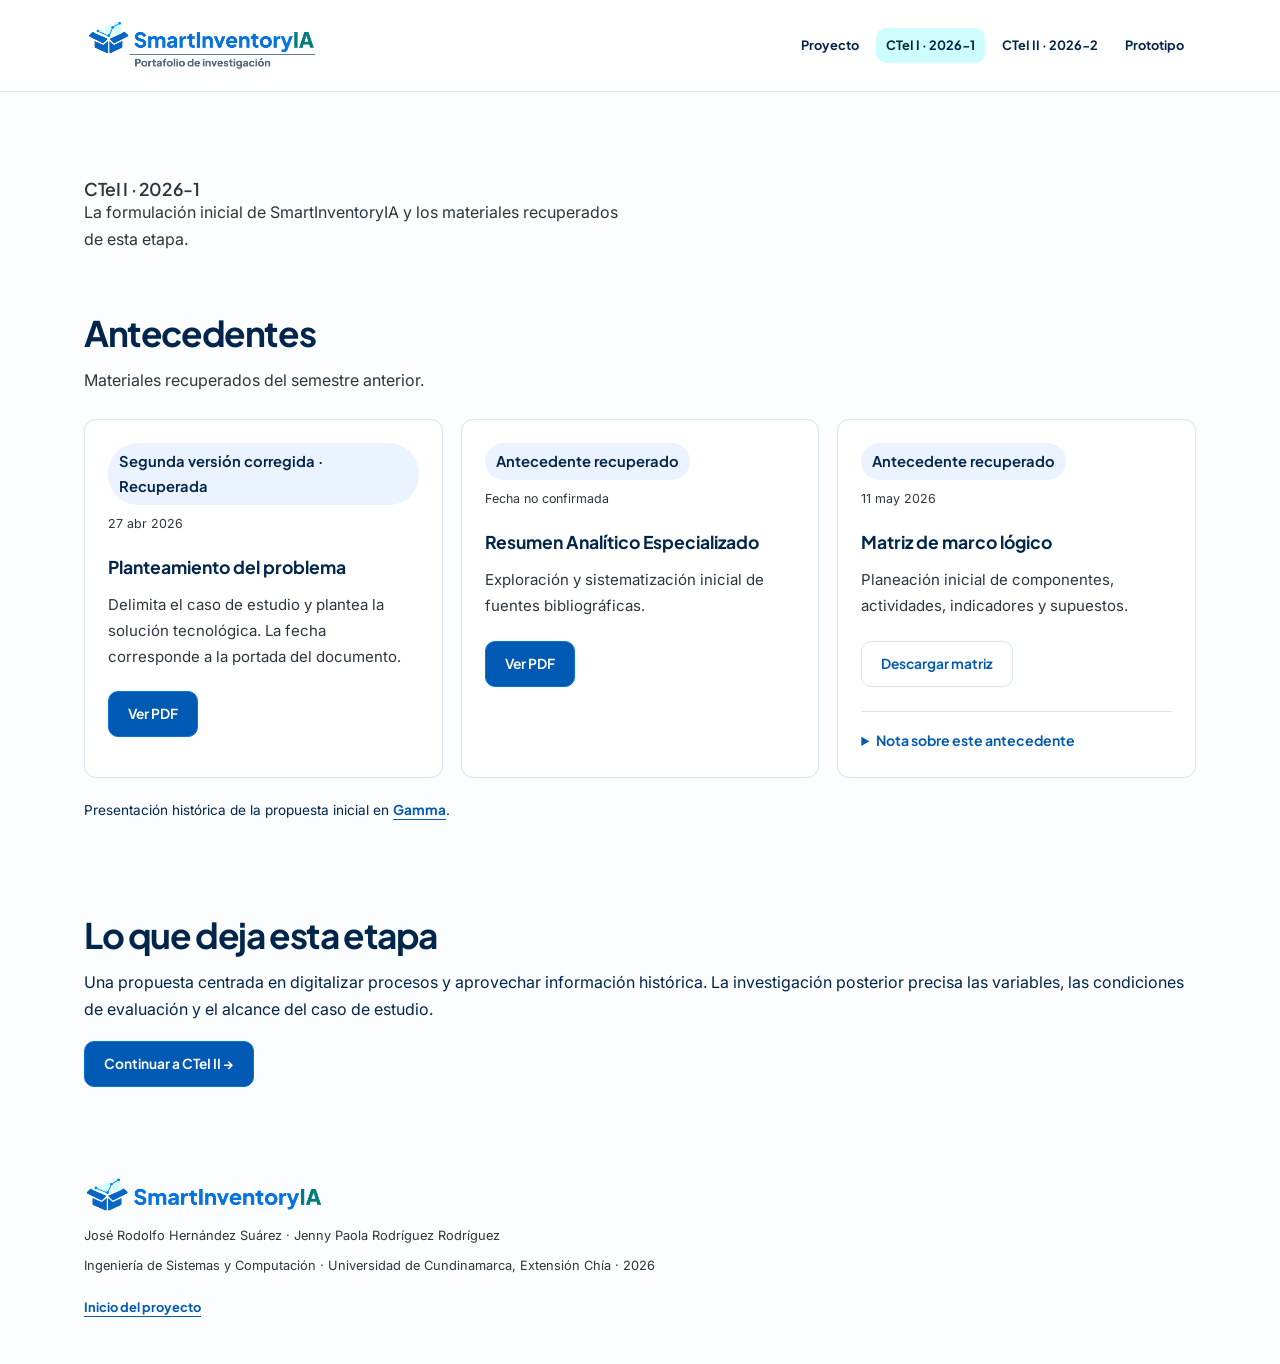
<file: paginas/ctei-1.html>
<!doctype html>
<html lang="es">
<head>
    <meta charset="utf-8">
    <meta name="viewport" content="width=device-width, initial-scale=1">
    <title>CTeI I · 2026-1 | SmartInventoryIA</title>
    <meta name="description" content="Proyecto SmartInventoryIA: propuesta de valor, recorrido académico y avance del prototipo.">
    <link rel="stylesheet" href="../css/styles.css">
    <link rel="preconnect" href="https://fonts.googleapis.com">
    <link rel="preconnect" href="https://fonts.gstatic.com" crossorigin>
    <link href="https://fonts.googleapis.com/css2?family=Inter:ital,opsz,wght@0,14..32,100..900;1,14..32,100..900&family=Plus+Jakarta+Sans:ital,wght@0,200..800;1,200..800&display=swap" rel="stylesheet">
    <link rel="icon" href="../assets/favicon.ico">
</head>
<body>
<a class="skip" href="#contenido">Saltar al contenido</a>
<header class="site-header">
    <a class="brand" href="../index.html">
        <img src="../assets/logoSmartInventory.png" alt="SmartInventoryIA">    
    </a>
    <nav aria-label="Navegación principal">
        <a href="../index.html">Proyecto</a>
        <a href="ctei-1.html" aria-current="page">CTeI I · 2026-1</a>
        <a href="ctei-2.html">CTeI II · 2026-2</a>
        <a href="prototipo.html">Prototipo</a>
    </nav>
</header>
<main id="contenido" tabindex="-1">
<header class="page-intro"><h1>CTeI I · 2026-1</h1><p class="hero-text">La formulación inicial de SmartInventoryIA y los materiales recuperados de esta etapa.</p></header>
<section id="antecedentes" class="section">
            <header class="section-heading">
                <div>
                    <h2>Antecedentes</h2>
                    <p>Materiales recuperados del semestre anterior.</p>
                </div>
            </header>
            <div class="grid three">
                <article class="version">
                    <div class="version-top"><span class="tag">Segunda versión corregida · Recuperada</span><span class="date">27 abr
                            2026</span></div>
                    <h3>Planteamiento del problema</h3>
                    <p>Delimita el caso de estudio y plantea la solución tecnológica. La fecha corresponde a la portada del documento.</p>
                    <div class="actions"><a class="button" href="../documentos/planteamiento-2026.pdf" target="_blank"
                            rel="noopener">Ver PDF</a></div>
                </article>
                <article class="version">
                    <div class="version-top"><span class="tag">Antecedente recuperado</span><span class="date">Fecha no
                            confirmada</span></div>
                    <h3>Resumen Analítico Especializado</h3>
                    <p>Exploración y sistematización inicial de fuentes bibliográficas.</p>
                    <div class="actions"><a class="button" href="../documentos/rae.pdf" target="_blank" rel="noopener">Ver
                            PDF</a></div>
                </article>
                <article class="version">
                    <div class="version-top"><span class="tag">Antecedente recuperado</span><span class="date">11 may
                            2026</span></div>
                    <h3>Matriz de marco lógico</h3>
                    <p>Planeación inicial de componentes, actividades, indicadores y supuestos.</p>
                    <div class="actions"><a class="button secondary" href="../documentos/marco-logico.docx"
                            download>Descargar matriz</a></div>
                    <details class="feedback">
                        <summary>Nota sobre este antecedente</summary>
                        <div>
                            <p>El original conserva un título ajeno al proyecto procedente de la plantilla. Sus
                                porcentajes son metas propuestas, no resultados demostrados.</p>
                        </div>
                    </details>
                </article>
            </div>
            <p class="external-note">Presentación histórica de la propuesta inicial en <a
                    href="https://sistema-predictivo-inven-f0ik7qd.gamma.site/" target="_blank"
                    rel="noopener">Gamma</a>.</p>
        </section>
<section class="section"><h2>Lo que deja esta etapa</h2><p>Una propuesta centrada en digitalizar procesos y aprovechar información histórica. La investigación posterior precisa las variables, las condiciones de evaluación y el alcance del caso de estudio.</p><a class="button" href="ctei-2.html">Continuar a CTeI II →</a></section>
</main>
<footer>
    <img class="footer-logo" src="../assets/simpleLogoTextSmartInventoryIA.png" alt="SmartInventoryIA">
    <p>José Rodolfo Hernández Suárez · Jenny Paola Rodríguez Rodríguez</p>
    <p>Ingeniería de Sistemas y Computación · Universidad de Cundinamarca, Extensión Chía · 2026</p>
    <a href="../index.html">Inicio del proyecto</a>
</footer>
</body>
</html>
</file>
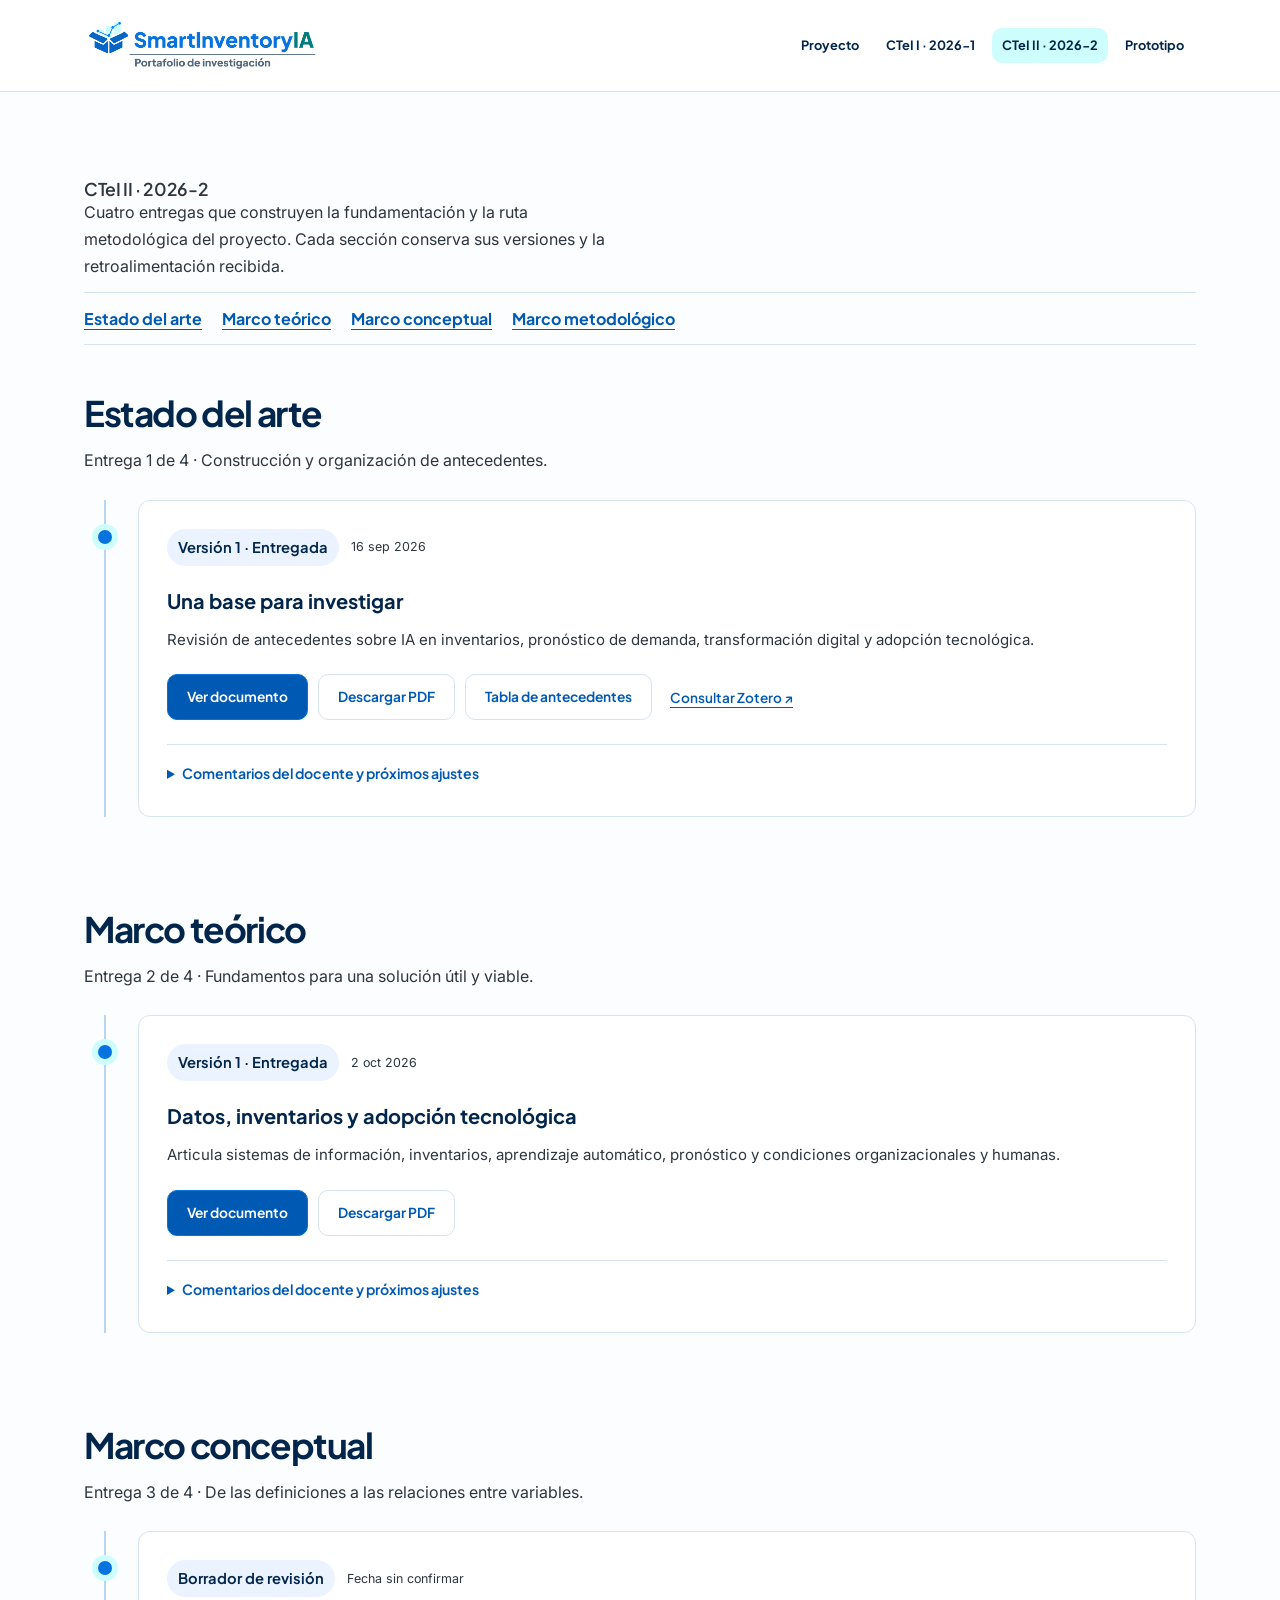
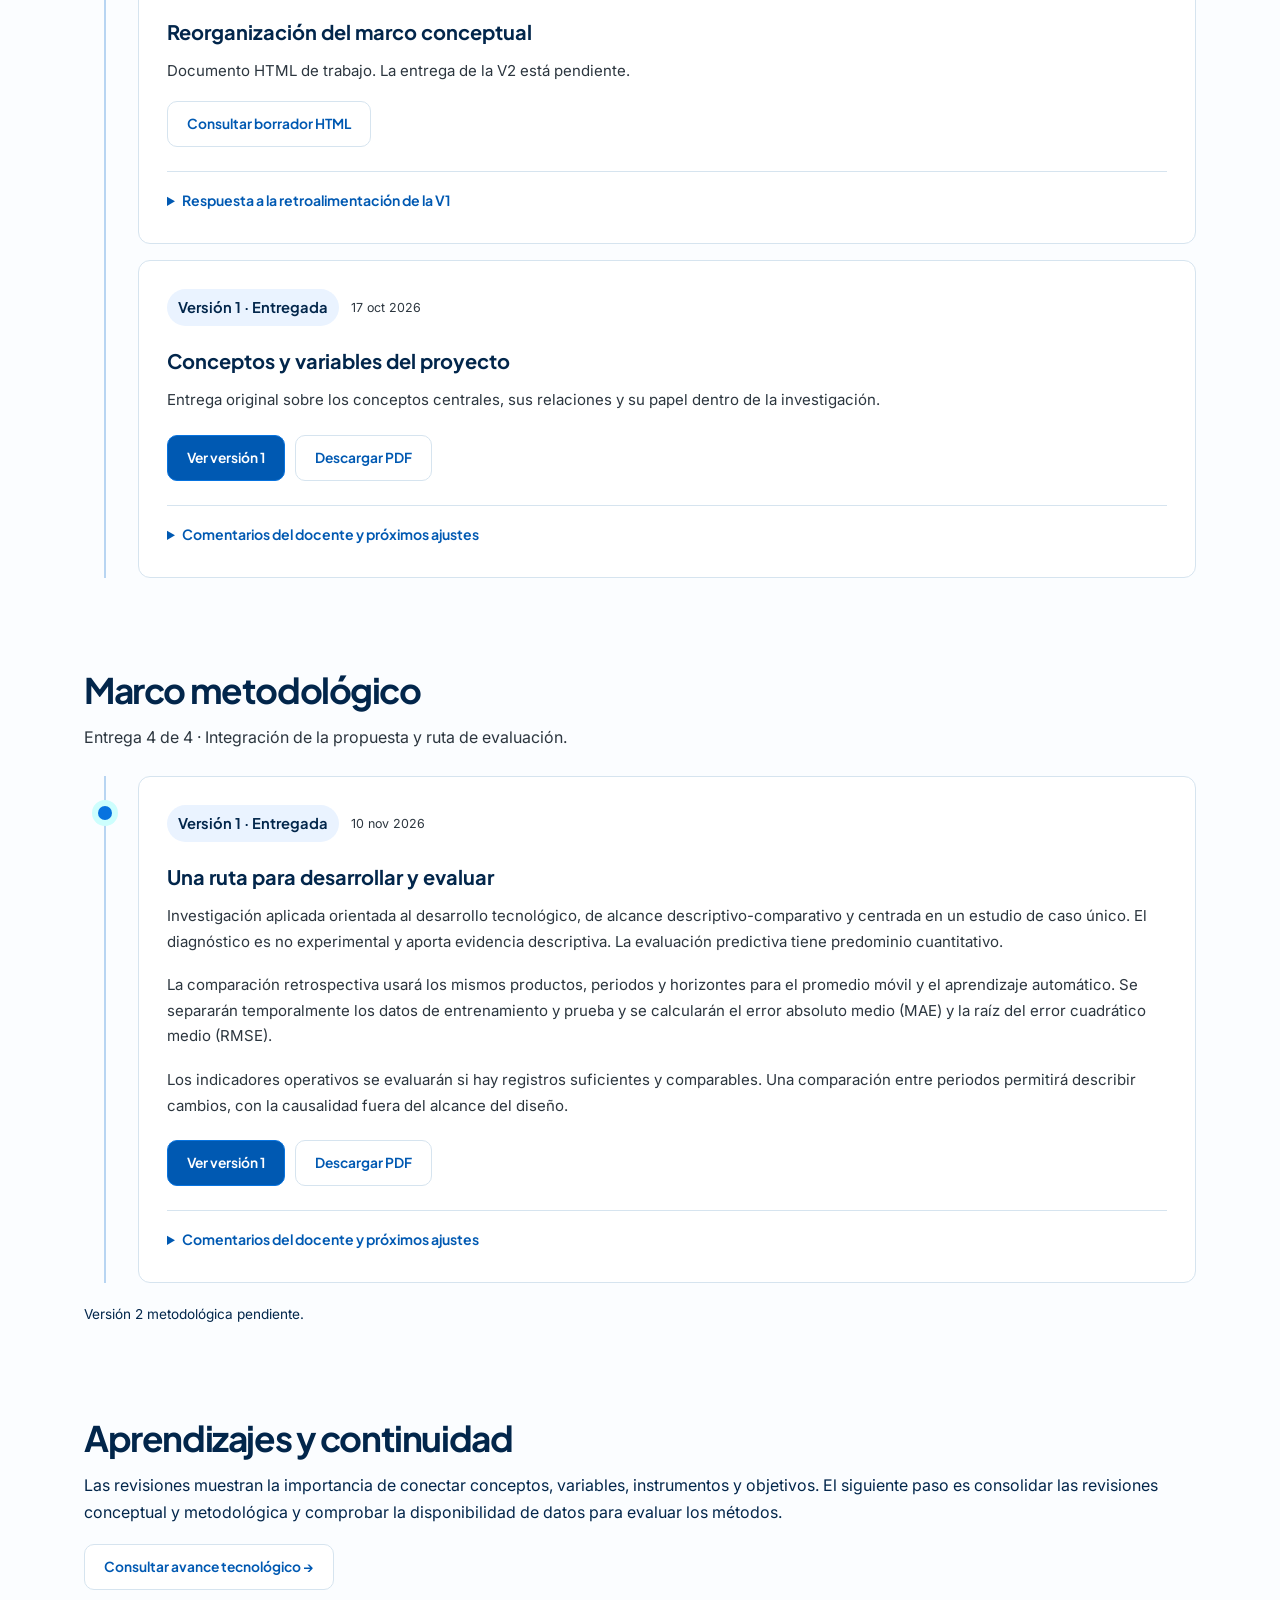
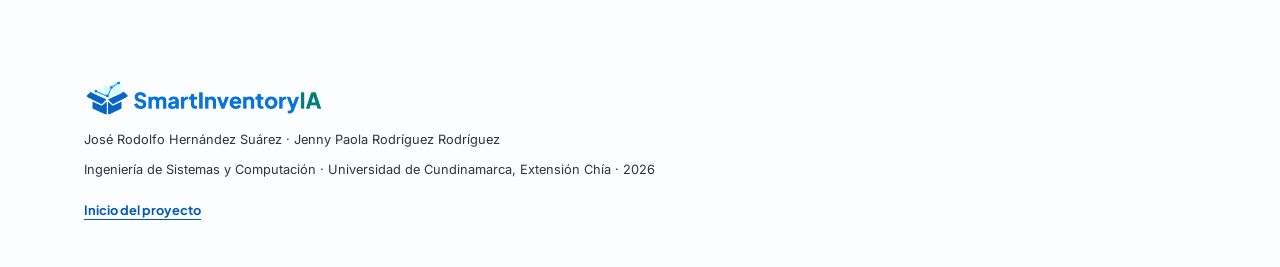
<file: paginas/ctei-2.html>
<!doctype html>
<html lang="es">
<head>
    <meta charset="utf-8">
    <meta name="viewport" content="width=device-width, initial-scale=1">
    <title>CTeI II · 2026-2 | SmartInventoryIA</title>
    <meta name="description" content="Proyecto SmartInventoryIA: propuesta de valor, recorrido académico y avance del prototipo.">
    <link rel="stylesheet" href="../css/styles.css">
    <link rel="preconnect" href="https://fonts.googleapis.com">
    <link rel="preconnect" href="https://fonts.gstatic.com" crossorigin>
    <link href="https://fonts.googleapis.com/css2?family=Inter:ital,opsz,wght@0,14..32,100..900;1,14..32,100..900&family=Plus+Jakarta+Sans:ital,wght@0,200..800;1,200..800&display=swap" rel="stylesheet">
    <link rel="icon" href="../assets/favicon.ico">
</head>
<body>
<a class="skip" href="#contenido">Saltar al contenido</a>
<header class="site-header">
    <a class="brand" href="../index.html">
        <img src="../assets/logoSmartInventory.png" alt="SmartInventoryIA">    
    </a>
    <nav aria-label="Navegación principal">
        <a href="../index.html">Proyecto</a>
        <a href="ctei-1.html">CTeI I · 2026-1</a>
        <a href="ctei-2.html" aria-current="page">CTeI II · 2026-2</a>
        <a href="prototipo.html">Prototipo</a>
    </nav>
</header>
<main id="contenido" tabindex="-1">
<header class="page-intro"><h1>CTeI II · 2026-2</h1><p class="hero-text">Cuatro entregas que construyen la fundamentación y la ruta metodológica del proyecto. Cada sección conserva sus versiones y la retroalimentación recibida.</p></header><nav class="local-nav" aria-label="Secciones de esta página"><a href="#estado-arte">Estado del arte</a><a href="#teorico">Marco teórico</a><a href="#conceptual">Marco conceptual</a><a href="#metodologico">Marco metodológico</a></nav>
<section id="estado-arte" class="section">
            <header class="section-heading">
                <div>
                    <h2>Estado del arte</h2>
                    <p>Entrega 1 de 4 · Construcción y organización de antecedentes.</p>
                </div>
            </header>
            <div class="timeline">
                <!-- Añadir primero la próxima versión documentada, con su fecha y ajustes. -->
                <article class="version">
                    <div class="version-top"><span class="tag">Versión 1 · Entregada</span><span class="date">16 sep
                            2026</span></div>
                    <h3>Una base para investigar</h3>
                    <p>Revisión de antecedentes sobre IA en inventarios, pronóstico de demanda, transformación digital y
                        adopción tecnológica.</p>
                    <div class="actions"><a class="button" href="../documentos/estado-arte-v1.pdf" target="_blank"
                            rel="noopener">Ver documento</a><a class="button secondary"
                            href="../documentos/estado-arte-v1.pdf" download>Descargar PDF</a><a class="button secondary"
                            href="../documentos/antecedentes.xlsx" download>Tabla de antecedentes</a><a class="text-link"
                            target="_blank" rel="noopener"
                            href="https://www.zotero.org/groups/6672760/smartinventoryia-antecedentes-y-fuentes-bibliogrficas/library">Consultar
                            Zotero ↗</a></div>
                    <details class="feedback">
                        <summary>Comentarios del docente y próximos ajustes</summary>
                        <div>
                            <h4>Retroalimentación recibida · cita textual</h4>
                            <blockquote>«Hacen un buen trabajo. Tienen en cuenta los componentes de la plantilla propuesta».</blockquote>
                            <h4>Ajustes y seguimiento</h4>
                            <p>No se recibió una versión posterior. Se conserva la entrega original y sus fuentes.</p>
                            <p class="fine">Fuente: retroalimentación compartida por los autores. Fecha del comentario
                                no confirmada.</p>
                        </div>
                    </details>
                </article>
            </div>
        </section>
<section id="teorico" class="section">
            <header class="section-heading">
                <div>
                    <h2>Marco teórico</h2>
                    <p>Entrega 2 de 4 · Fundamentos para una solución útil y viable.</p>
                </div>
            </header>
            <div class="timeline">
                <!-- Añadir primero la próxima versión documentada, con su fecha y ajustes. -->
                <article class="version">
                    <div class="version-top"><span class="tag">Versión 1 · Entregada</span><span class="date">2 oct
                            2026</span></div>
                    <h3>Datos, inventarios y adopción tecnológica</h3>
                    <p>Articula sistemas de información, inventarios, aprendizaje automático, pronóstico y condiciones
                        organizacionales y humanas.</p>
                    <div class="actions"><a class="button" href="../documentos/marco-teorico-v1.pdf" target="_blank"
                            rel="noopener">Ver documento</a><a class="button secondary"
                            href="../documentos/marco-teorico-v1.pdf" download>Descargar PDF</a></div>
                    <details class="feedback">
                        <summary>Comentarios del docente y próximos ajustes</summary>
                        <div>
                            <h4>Retroalimentación recibida · síntesis</h4>
                            <p>Se reconocen el manejo conceptual, la síntesis y la argumentación, y la conexión entre
                                teorías y necesidades de investigación.</p>
                            <h4>Ajustes y seguimiento</h4>
                            <p>Pendiente: revisar puntuación, fluidez y formato APA de citas y referencias. No se ha
                                realizado una corrección posterior de esta entrega.</p>
                            <p class="fine">Fuente: retroalimentación compartida por los autores. Fecha del comentario
                                no confirmada.</p>
                        </div>
                    </details>
                </article>
            </div>
        </section>
<section id="conceptual" class="section">
            <header class="section-heading">
                <div>
                    <h2>Marco conceptual</h2>
                    <p>Entrega 3 de 4 · De las definiciones a las relaciones entre variables.</p>
                </div>
            </header>
            <div class="timeline">
                <!-- Añadir primero la próxima versión documentada, con su fecha y ajustes. -->
                <article class="version">
                    <div class="version-top"><span class="tag">Borrador de revisión</span><span class="date">Fecha sin confirmar</span></div>
                    <h3>Reorganización del marco conceptual</h3>
                    <p>Documento HTML de trabajo. La entrega de la V2 está pendiente.</p>
                    <a class="button secondary" href="../documentos/marco-conceptual-revision.html" target="_blank" rel="noopener">Consultar borrador HTML</a>
                    <details class="feedback">
                        <summary>Respuesta a la retroalimentación de la V1</summary>
                        <div>
                            <p>El borrador conecta el problema con los conceptos, las variables, sus dimensiones e indicadores, y relaciona esos elementos con los objetivos.</p>
                            <p>Falta armonizar la revisión con la metodología y consolidar el documento de entrega. La revisión docente del borrador sigue sin registrarse.</p>
                        </div>
                    </details>
                </article>
                <article class="version">
                    <div class="version-top"><span class="tag">Versión 1 · Entregada</span><span class="date">17 oct
                            2026</span></div>
                    <h3>Conceptos y variables del proyecto</h3>
                    <p>Entrega original sobre los conceptos centrales, sus relaciones y su papel dentro de la
                        investigación.</p>
                    <div class="actions"><a class="button" href="../documentos/marco-conceptual-v1.pdf" target="_blank"
                            rel="noopener">Ver versión 1</a><a class="button secondary"
                            href="../documentos/marco-conceptual-v1.pdf" download>Descargar PDF</a></div>
                    <details class="feedback">
                        <summary>Comentarios del docente y próximos ajustes</summary>
                        <div>
                            <h4>Retroalimentación recibida · síntesis</h4>
                            <p>Se solicita profundizar las relaciones entre conceptos y justificar la clasificación de
                                variables, dimensiones e indicadores.</p>
                            <h4>Ajustes y seguimiento</h4>
                            <p>Consulta arriba el borrador que aborda estas observaciones. La entrega de la V2 sigue pendiente.</p>
                            <p class="fine">Fuente: retroalimentación compartida por los autores. Fecha del comentario
                                no confirmada.</p>
                        </div>
                    </details>
                </article>
            </div>

        </section>
<section id="metodologico" class="section">
            <header class="section-heading">
                <div>
                    <h2>Marco metodológico</h2>
                    <p>Entrega 4 de 4 · Integración de la propuesta y ruta de evaluación.</p>
                </div>
            </header>
            <div class="timeline">
                <!-- Añadir primero la próxima versión documentada, con su fecha y ajustes. -->
                <article class="version">
                    <div class="version-top"><span class="tag">Versión 1 · Entregada</span><span class="date">10 nov
                            2026</span></div>
                    <h3>Una ruta para desarrollar y evaluar</h3>
                    <p>Investigación aplicada orientada al desarrollo tecnológico, de alcance descriptivo-comparativo y centrada en un estudio de caso único. El diagnóstico es no experimental y aporta evidencia descriptiva. La evaluación predictiva tiene predominio cuantitativo.</p>
                    <p>La comparación retrospectiva usará los mismos productos, periodos y horizontes para el promedio móvil y el aprendizaje automático. Se separarán temporalmente los datos de entrenamiento y prueba y se calcularán el error absoluto medio (MAE) y la raíz del error cuadrático medio (RMSE).</p>
                    <p>Los indicadores operativos se evaluarán si hay registros suficientes y comparables. Una comparación entre periodos permitirá describir cambios, con la causalidad fuera del alcance del diseño.</p>
                    <div class="actions"><a class="button" href="../documentos/marco-metodologico-v1.pdf" target="_blank"
                            rel="noopener">Ver versión 1</a><a class="button secondary"
                            href="../documentos/marco-metodologico-v1.pdf" download>Descargar PDF</a></div>
                    <details class="feedback">
                        <summary>Comentarios del docente y próximos ajustes</summary>
                        <div>
                            <h4>Retroalimentación recibida · síntesis</h4>
                            <p>Se reconocen organización, coherencia, pertinencia metodológica y articulación de las
                                matrices.</p>
                            <h4>Ajustes y seguimiento</h4>
                            <p>Pendiente para la versión 2: fundamentar la selección de técnicas, describir estructura y
                                aplicación de instrumentos, y precisar su relación con variables, objetivos e
                                información esperada.</p>
                            <p class="fine">Fuente: retroalimentación compartida por los autores. Fecha del comentario
                                no confirmada.</p>
                        </div>
                    </details>
                </article>
            </div>
            <p class="external-note">Versión 2 metodológica pendiente.</p>
        </section>
<section class="section"><h2>Aprendizajes y continuidad</h2><p>Las revisiones muestran la importancia de conectar conceptos, variables, instrumentos y objetivos. El siguiente paso es consolidar las revisiones conceptual y metodológica y comprobar la disponibilidad de datos para evaluar los métodos.</p><a class="button secondary" href="prototipo.html">Consultar avance tecnológico →</a></section>
</main>
<footer>
    <img class="footer-logo" src="../assets/simpleLogoTextSmartInventoryIA.png" alt="SmartInventoryIA">
    <p>José Rodolfo Hernández Suárez · Jenny Paola Rodríguez Rodríguez</p>
    <p>Ingeniería de Sistemas y Computación · Universidad de Cundinamarca, Extensión Chía · 2026</p>
    <a href="../index.html">Inicio del proyecto</a>
</footer>
</body>
</html>
</file>
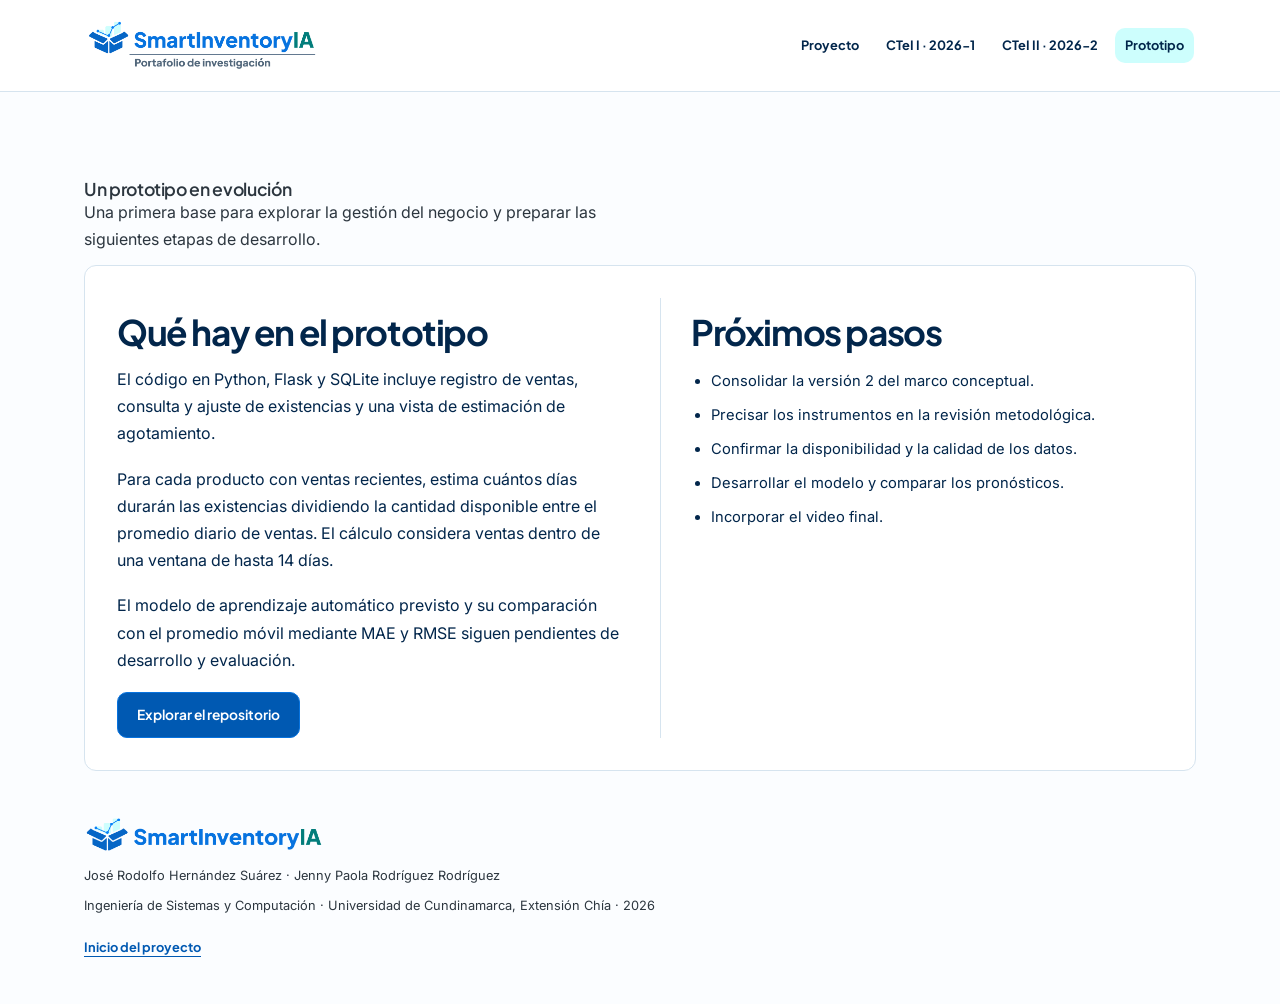
<file: paginas/prototipo.html>
<!doctype html>
<html lang="es">
<head>
    <meta charset="utf-8">
    <meta name="viewport" content="width=device-width, initial-scale=1">
    <title>Prototipo | SmartInventoryIA</title>
    <meta name="description" content="Proyecto SmartInventoryIA: propuesta de valor, recorrido académico y avance del prototipo.">
    <link rel="stylesheet" href="../css/styles.css">
    <link rel="preconnect" href="https://fonts.googleapis.com">
    <link rel="preconnect" href="https://fonts.gstatic.com" crossorigin>
    <link href="https://fonts.googleapis.com/css2?family=Inter:ital,opsz,wght@0,14..32,100..900;1,14..32,100..900&family=Plus+Jakarta+Sans:ital,wght@0,200..800;1,200..800&display=swap" rel="stylesheet">
    <link rel="icon" href="../assets/favicon.ico">
</head>
<body>
<a class="skip" href="#contenido">Saltar al contenido</a>
<header class="site-header">
    <a class="brand" href="../index.html">
        <img src="../assets/logoSmartInventory.png" alt="SmartInventoryIA">    
    </a>

    <nav aria-label="Navegación principal">
        <a href="../index.html">Proyecto</a>
        <a href="ctei-1.html">CTeI I · 2026-1</a>
        <a href="ctei-2.html">CTeI II · 2026-2</a>
        <a href="prototipo.html" aria-current="page">Prototipo</a>
    </nav>
</header>
<main id="contenido" tabindex="-1">
<header class="page-intro"><h1>Un prototipo en evolución</h1><p class="hero-text">Una primera base para explorar la gestión del negocio y preparar las siguientes etapas de desarrollo.</p></header>
<section id="prototipo" class="section prototype">
        <div>
            <h2>Qué hay en el prototipo</h2>
            <p>El código en Python, Flask y SQLite incluye registro de ventas, consulta y ajuste de existencias y una vista de estimación de agotamiento.</p>
            <p>Para cada producto con ventas recientes, estima cuántos días durarán las existencias dividiendo la cantidad disponible entre el promedio diario de ventas. El cálculo considera ventas dentro de una ventana de hasta 14 días.</p>
            <p>El modelo de aprendizaje automático previsto y su comparación con el promedio móvil mediante MAE y RMSE siguen pendientes de desarrollo y evaluación.</p>
            <a class="button" href="https://github.com/JoseRodolfoHernandez/smartinventory_v2" target="_blank" rel="noopener">Explorar el repositorio</a>
        </div>
        <div class="next">
            <h2>Próximos pasos</h2>
            <ul>
                <li>Consolidar la versión 2 del marco conceptual.</li>
                <li>Precisar los instrumentos en la revisión metodológica.</li>
                <li>Confirmar la disponibilidad y la calidad de los datos.</li>
                <li>Desarrollar el modelo y comparar los pronósticos.</li>
                <li>Incorporar el video final.</li>
            </ul>
        </div>
    </section>
    <!-- Añadir aquí capturas, demostraciones y resultados verificados. Identificar los datos de demostración. -->
</main>
<footer>
    <img class="footer-logo" src="../assets/simpleLogoTextSmartInventoryIA.png" alt="SmartInventoryIA">
    <p>José Rodolfo Hernández Suárez · Jenny Paola Rodríguez Rodríguez</p>
    <p>Ingeniería de Sistemas y Computación · Universidad de Cundinamarca, Extensión Chía · 2026</p>
    <a href="../index.html">Inicio del proyecto</a>
</footer>
</body>
</html>
</file>
<file: css/styles.css>
/* Paleta SmartInventoryIA. Colores de marca y tonos de apoyo para lectura. */
:root {
    --blue: #0773df;
    --blue-link: #0059b2;
    --blue-dark: #02264b;
    --teal: #027d7b;
    --ink: var(--blue-dark);
    --muted: #2c363f;
    --bg: #fbfdff;
    --line: #d6e4ef;
    --soft: #cdfefd;
    --blue-soft: #eaf3ff;
    --accent-line: #b8d5f2;
    --white: #fff;
    --radius: 12px;
    --width: 1160px;
    --shadow: 0 8px 14px #02264b0d;
}

* {
    box-sizing: border-box
}

html {
    scroll-behavior: smooth;
    scroll-padding-top: 180px
}

body {
    margin: 0;
    background: var(--bg);
    color: var(--ink);
    font-family: system-ui, -apple-system, "Segoe UI", sans-serif;
    font-size: 16px;
    line-height: 1.7
}

a {
    color: var(--blue-link);
    text-underline-offset: 4px;
    font-family: "Plus Jakarta Sans", sans-serif;
    font-weight: 700;
}

a:hover {
    color: var(--blue-dark)
}

a:focus-visible,
summary:focus-visible {
    outline: 3px solid var(--teal);
    outline-offset: 5px
}

ol li,
ul li,
p {
    margin-top: 0;
    font-family: "Inter", sans-serif;
    font-optical-sizing: auto;
}

h1,
h2,
h3,
h4 {
    line-height: 1.25;
    font-family: "Plus Jakarta Sans", sans-serif;
}

h2 {
    font-size: clamp(1.65rem, 3vw, 2.2rem);
    letter-spacing: -.04em;
    margin: 12px 0;
}

h3 {
    font-size: 1.25rem;
    margin-bottom: 14px
}

h4 {
    font-size: 1rem;
    margin: 20px 0 8px
}

p {
    margin-bottom: 18px
}

.skip {
    position: fixed;
    left: 20px;
    top: -100px;
    background: white;
    padding: 10px;
    z-index: 20
}

.skip:focus {
    top: 10px
}

.site-header {
    position: sticky;
    top: 0;
    z-index: 10;
    background: #ffffffed;
    border-bottom: 1px solid var(--line);
    padding: 16px max(24px, calc((100% - var(--width))/2 + 24px));
    backdrop-filter: blur(12px);
    justify-content: space-between;
    display: flex;
    align-items: center;
    gap: 28px
}

.brand {
    text-decoration: none;
    font-weight: 800;
    line-height: 1.2;
    white-space: nowrap;
    color: var(--blue-link)
}

.brand img {
    width: 240px;
    height: auto;
    display: block
}

.brand small {
    display: block;
    color: var(--muted);
    font-size: .7rem;
    font-weight: 500;
    margin-top: 5px
}

.site-header nav {
    display: flex;
    gap: 7px;
    padding: 5px 2px;
    flex-wrap: wrap
}

.site-header nav a {
    white-space: nowrap;
    font-size: .8rem;
    text-decoration: none;
    color: var(--ink);
    padding: 7px 10px;
    border-radius: 10px;
    font-family: "Plus Jakarta Sans", sans-serif;
}

.site-header nav a:hover,
.site-header nav a[aria-current="page"] {
    background: var(--soft);
    color: var(--blue-dark);

}

main {
    max-width: var(--width);
    margin: auto;
    padding: 0 24px
}

.hero {
    display: grid;
    grid-template-columns: 1.3fr 1fr;
    align-items: center;
    gap: 65px;
    padding: 76px 0 65px
}

h1 {
    font-size: 1.1rem;
    line-height: 1.08;
    letter-spacing: -.02em;
    overflow-wrap: anywhere;
    margin-bottom: 0;
    color: var(--muted);
    font-weight: 600;
}

.hero-text {
    color: var(--muted);
    max-width: 540px;
    margin-bottom: 16px
}

.hero-text:last-child {
    margin-bottom: 0
}

.hero-subtitle {
    font-size: clamp(2rem, 5.8vw, 4.8rem);
    margin: 0 0 30px;
    color: var(--blue-dark);
}

.hero-highlight {
    color: var(--blue);
}

.project-note {
    background: var(--white);
    border: 1px solid var(--line);
    border-top: 4px solid var(--blue);
    border-radius: var(--radius);
    padding: 30px;
    box-shadow: 0 14px 45px #02264b0d
}

.project-note h2 {
    font-size: 1.7rem;
    margin-top: 20px
}

.project-note p {
    color: var(--muted)
}

.button {
    display: inline-flex;
    justify-content: center;
    align-items: center;
    gap: 12px;
    padding: 12px 19px;
    border: 1px solid var(--blue);
    border-radius: 10px;
    color: white;
    background: var(--blue-link);
    font-size: .86rem;
    font-weight: 650;
    text-decoration: none;
    line-height: 1.45;
    font-family: "Plus Jakarta Sans", sans-serif;
}

.button:hover {
    border-color: var(--blue-dark);
    background: var(--blue-dark);
    color: white
}

.button.secondary {
    background: white;
    border-color: var(--line);
    color: var(--blue-link)
}

.button.secondary:hover {
    background: var(--blue-soft);
    border-color: var(--accent-line);
    color: var(--blue-dark)
}

.research {
    display: grid;
    grid-template-columns: 1fr 1.3fr;
    gap: 50px;
    padding: 36px;
    border-radius: var(--radius);
    background: var(--soft)
}

.research p {
    font-size: 1.1rem;
    line-height: 1.4;
}

.research h3 {
    font-size: 1rem
}

.research h2 {
    margin-top: 0
}

.research p:last-child {
    margin: 0
}

.section {
    padding: 34px 0 44px;
}

.section-heading {
    display: flex;
    align-items: flex-start;
    gap: 20px;
    margin-bottom: 25px
}

.section-heading p {
    color: var(--muted);
    margin-bottom: 0
}

.timeline {
    position: relative;
    border-left: 2px solid var(--accent-line);
    margin-left: 20px;
    padding-left: 32px
}

.timeline > .version + .version {
    margin-top: 16px;
}

.timeline::before {
    content: "";
    position: absolute;
    left: -8px;
    top: 30px;
    width: 14px;
    height: 14px;
    border-radius: 50%;
    background: var(--blue);
    box-shadow: 0 0 0 6px var(--soft)
}

.version {
    background: white;
    border: 1px solid var(--line);
    border-radius: var(--radius);
    padding: 28px;
    min-width: 0
}

.version-top {
    display: flex;
    align-items: center;
    gap: 12px;
    flex-wrap: wrap;
    margin-bottom: 22px
}

.tag {
    font-size: .92rem;
    color: var(--blue-dark);
    background: var(--blue-soft);
    border-radius: 30px;
    padding: 6px 11px;
    font-weight: 650;
    display: inline-block;
    font-family: "Plus Jakarta Sans", sans-serif;
}

.date {
    font-size: .78rem;
    color: var(--muted);
    font-family: "Inter", sans-serif;
}

.version>p {
    color: var(--muted);
    font-size: .94rem
}

.actions {
    display: flex;
    align-items: center;
    flex-wrap: wrap;
    gap: 10px;
    margin-top: 22px
}

.text-link {
    font-size: .85rem;
    font-weight: 600;
    padding: 8px;
    font-family: "Plus Jakarta Sans", sans-serif;
}

.grid {
    display: grid;
    gap: 18px
}

.three {
    grid-template-columns: repeat(3, minmax(0, 1fr))
}

.three .version {
    padding: 23px
}

.three h3 {
    font-size: 1.1rem
}

.three .version-top {
    align-items: flex-start;
    flex-direction: column;
    gap: 8px
}

.feedback {
    margin-top: 24px;
    border-top: 1px solid var(--line);
    font-size: .88rem
}

.feedback summary {
    cursor: pointer;
    padding: 17px 0 2px;
    font-weight: 650;
    color: var(--blue-link);
    font-family: "Plus Jakarta Sans", sans-serif;
}

.feedback>div {
    padding: 0 0 5px
}

.feedback p {
    margin-bottom: 12px
}

.fine {
    color: var(--muted);
    font-size: .75rem
}

.external-note {
    font-size: .85rem;
    margin: 20px 0 0
}

.prototype {
    display: grid;
    grid-template-columns: 1fr 1fr;
    gap: 40px;
    border: 1px solid var(--line);
    border-radius: var(--radius);
    padding: 32px;
    background: white
}

.prototype h3 {
    margin-top: 18px
}

.next {
    border-left: 1px solid var(--line);
    padding-left: 30px
}

.next h3 {
    margin-top: 0
}

.next ul {
    padding-left: 20px;
    font-size: .92rem;
    font-family: "Inter", sans-serif;
}

.next li {
    margin-bottom: 9px
}

footer {
    max-width: var(--width);
    margin: auto;
    padding: 45px 24px;
    font-size: .8rem;
    color: var(--muted)
}

footer p {
    margin: 8px 0
}

footer>a {
    display: inline-block;
    margin-top: 12px;
    font-family: "Plus Jakarta Sans", sans-serif;
}

.footer-logo {
    width: 240px;
    height: auto;
    display: block;
    margin-bottom: 12px;
}

@media(max-width:900px) {
    .site-header {
        display: block;
        padding: 14px 24px
    }

    .site-header nav {
        margin-top: 9px
    }

    .hero {
        gap: 30px;
        padding-top: 45px
    }

    .three {
        grid-template-columns: 1fr
    }

    .three .version-top {
        flex-direction: row
    }

    .research {
        gap: 28px;
        padding: 28px
    }

    .prototype {
        gap: 25px
    }
}

@media(max-width:620px) {
    main {
        padding: 0 18px
    }

    .hero {
        grid-template-columns: 1fr;
        gap: 30px;
        padding: 35px 0
    }

    .research,
    .prototype {
        grid-template-columns: 1fr;
        padding: 24px
    }

    .research {
        gap: 25px
    }

    .project-note {
        padding: 25px
    }

    .section-heading {
        gap: 12px
    }

    .section-heading p {
        font-size: .86rem
    }

    .timeline {
        margin-left: 15px;
        padding-left: 19px
    }

    .version {
        padding: 22px
    }

    .version-top {
        gap: 8px
    }

    .actions {
        align-items: stretch;
        flex-direction: column
    }

    .next {
        border-left: 0;
        border-top: 1px solid var(--line);
        padding: 25px 0 0
    }

    .section {
        padding: 28px 0 35px
    }
}

@media(prefers-reduced-motion:reduce) {
    html {
        scroll-behavior: auto
    }
}

@media print {
    .site-header {
        position: static
    }

    nav,
    .skip {
        display: none !important
    }

    body {
        background: white
    }

    main {
        max-width: none
    }

    .hero {
        padding: 25px 0
    }

    h1 {
        font-size: 3rem
    }

    .version,
    .research,
    .prototype {
        break-inside: avoid
    }

    .feedback>div {
        display: block
    }

    footer {
        padding-top: 20px
    }
}
/* Portada y navegación de las entregas. */
.page-intro {
    padding: clamp(32px, 7vw, 76px) 0 12px;
}

.local-nav {
    display: flex;
    flex-wrap: wrap;
    gap: 8px 20px;
    border-block: 1px solid var(--line);
    padding: 12px 0;
}

.pillars > div {
    border-top: 4px solid var(--soft);
    padding: 8px 12px;
    background: var(--white);
    border-radius: 4px 4px var(--radius) var(--radius);
    box-shadow: var(--shadow);
    overflow-wrap: anywhere;
}

.process {
    display: grid;
    grid-template-columns: repeat(3, minmax(0, 1fr));
    gap: 16px;
    list-style-position: inside;
    padding: 0;
}

.process li {
    background: var(--blue-soft);
    border-radius: 12px;
    padding: 18px;
}

.process li::marker {
    color: var(--teal);
    font-weight: 750;
    font-family: "Plus Jakarta Sans", sans-serif;
}

.process li strong {
    margin: 0 0 4px;
    font-size: 1.1rem;
    font-family: "Plus Jakarta Sans", sans-serif;
}
.process p {
    margin: 8px 0 0;
}

.foundations {
    max-width: 76ch;
    padding-left: 1.25rem;
}

.foundations li + li {
    margin-top: 10px;
}

#solucion {
    margin-top: 36px;
    background: var(--blue-soft);
}

.feedback blockquote {
    margin: 0;
    padding-left: 12px;
    border-left: 2px solid var(--accent-line);
}

@media (max-width: 620px) {
    .site-header {
        position: static;
    }

    html {
        scroll-padding-top: 12px;
    }

    .process {
        grid-template-columns: minmax(0, 1fr);
    }
}

/* Portada del proyecto. */
@media screen {
    html:has(.project-home) {
        scroll-behavior: auto;
    }

    .project-home {
        --home-gutter: max(24px, calc((100% - var(--width)) / 2 + 24px));
    }

    .project-home .site-header {
        background: var(--white);
    }

    .project-home main {
        max-width: none;
        padding: 0;
    }

    .project-home main > section:not(.hero) {
        width: calc(100% - 2 * var(--home-gutter));
        margin-inline: auto;
    }

    .project-home .hero {
        position: relative;
        isolation: isolate;
        grid-template-columns: minmax(0, 1.65fr) minmax(0, 1fr);
        padding: clamp(44px, 6vw, 84px) var(--home-gutter) clamp(68px, 9vw, 120px);
        margin-bottom: clamp(18px, 4vw, 44px);
        color: var(--white);
    }

    .project-home .hero::before {
        position: absolute;
        z-index: -1;
        inset: 0;
        content: "";
        background: linear-gradient(120deg, var(--blue-dark) 0%, var(--blue-link) 65%, var(--blue) 100%);
        clip-path: polygon(0 0, 100% 0, 100% calc(100% - clamp(16px, 4vw, 52px)), 0 100%);
    }

    .project-home .hero h1,
    .project-home .hero-subtitle {
        color: var(--white);
    }

    .project-home .hero h1 {
        margin: 0 0 14px;
    }

    .project-home .hero-subtitle {
        font-size: clamp(2rem, 4.8vw, 4.3rem);
        line-height: 1.1;
        margin-bottom: 22px;
    }

    .project-home .hero-highlight,
    .project-home .hero-text {
        color: var(--soft);
    }

    .project-home .hero .button:not(.secondary) {
        color: var(--blue-dark);
        background: var(--soft);
        border-color: var(--soft);
    }

    .project-home .hero .button:not(.secondary):hover {
        background: var(--white);
        border-color: var(--white);
    }

    .project-home .hero .button:focus-visible {
        outline-color: var(--white);
    }

    .project-home .project-note {
        color: var(--ink);
        border-top-color: var(--teal);
        box-shadow: 0 16px 35px #02264b26;
    }

    .project-home .project-note h2,
    .project-home .project-note p:last-child {
        margin-top: 0;
    }

    .project-home .project-note p:last-child {
        margin-bottom: 0;
    }

    .project-home .section {
        padding-block: clamp(32px, 5vw, 65px);
    }

    .project-home .section > h2 {
        margin-bottom: 20px;
    }

    .project-home .pillars > div,
    .project-home .research {
        border-top: 3px solid var(--teal);
    }

    .project-home #necesidad {
        background: var(--soft);
    }

    .project-home #investigacion {
        background: var(--blue-soft);
    }

    .project-home #investigacion h3:first-child {
        margin-top: 0;
    }

    .project-home #investigacion h3:first-child + p {
        background: var(--soft);
        border-radius: var(--radius);
        padding: 14px 16px;
    }

    .project-home #solucion {
        margin-top: 0;
    }
}

@media screen and (max-width: 620px) {
    .project-home {
        --home-gutter: 18px;
    }

    .project-home .hero {
        grid-template-columns: minmax(0, 1fr);
    }

    .project-home .brand img {
        max-width: 100%;
    }
}
</file>
